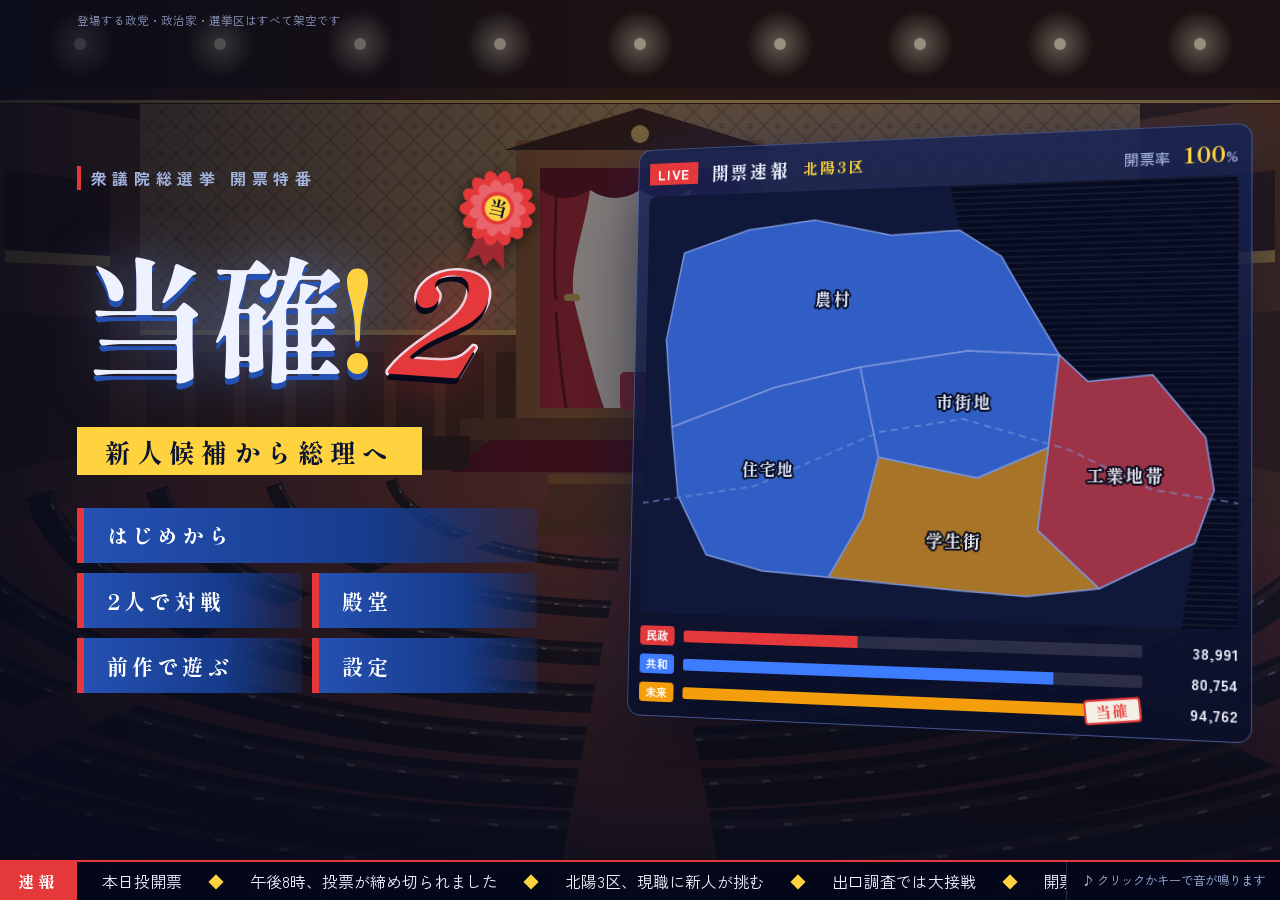
<file: index.html>
<!doctype html>
<html lang="ja">
<head>
  <meta charset="utf-8">
  <meta name="viewport" content="width=device-width, initial-scale=1, viewport-fit=cover">
  <title>当確!2</title>
  <link rel="preconnect" href="https://fonts.googleapis.com">
  <link rel="preconnect" href="https://fonts.gstatic.com" crossorigin>
  <link rel="stylesheet" href="https://fonts.googleapis.com/css2?family=Shippori+Mincho+B1:wght@700;800&family=Zen+Kaku+Gothic+New:wght@400;500;700;900&display=swap">
  <link rel="stylesheet" href="style.css">
</head>
<body>
  <div id="app"></div>

  <!-- ES modules は file:// で動かないので、順に読み込む。名前空間は window.Game -->
  <script src="js/data/balance.js"></script>
  <script src="js/data/district.js"></script>
  <script src="js/data/seats.js"></script>
  <script src="js/data/nation.js"></script>
  <script src="js/data/cards.js"></script>
  <script src="js/engine/rng.js"></script>
  <script src="js/engine/scandal.js"></script>
  <script src="js/data/voters.js"></script>
  <script src="js/engine/voters.js"></script>
  <script src="js/engine/campaign.js"></script>
  <script src="js/engine/vote.js"></script>
  <script src="js/engine/government.js"></script>
  <script src="js/data/future.js"></script>
  <script src="js/engine/future.js"></script>
  <script src="js/engine/upper.js"></script>
  <script src="js/engine/career.js"></script>
  <script src="js/engine/versus.js"></script>
  <script src="js/data/achievements.js"></script>
  <script src="js/engine/hall.js"></script>
  <script src="js/data/scenarios.js"></script>
  <script src="js/engine/scenario.js"></script>
  <script src="js/ui/common.js"></script>
  <script src="js/effects/title.js"></script>
  <script src="js/ui/screens.js"></script>
  <script src="js/ui/campaign-view.js"></script>
  <script src="js/ui/count-view.js"></script>
  <script src="js/ui/national-view.js"></script>
  <script src="js/ui/gov-view.js"></script>
  <script src="js/ui/term-view.js"></script>
  <script src="js/ui/ending-view.js"></script>
  <script src="js/ui/hall-view.js"></script>
  <script src="js/ui/versus-view.js"></script>
  <script src="js/ui/paper-view.js"></script>
  <script src="js/ui/scenario-view.js"></script>
  <script src="js/main.js"></script>
</body>
</html>
</file>
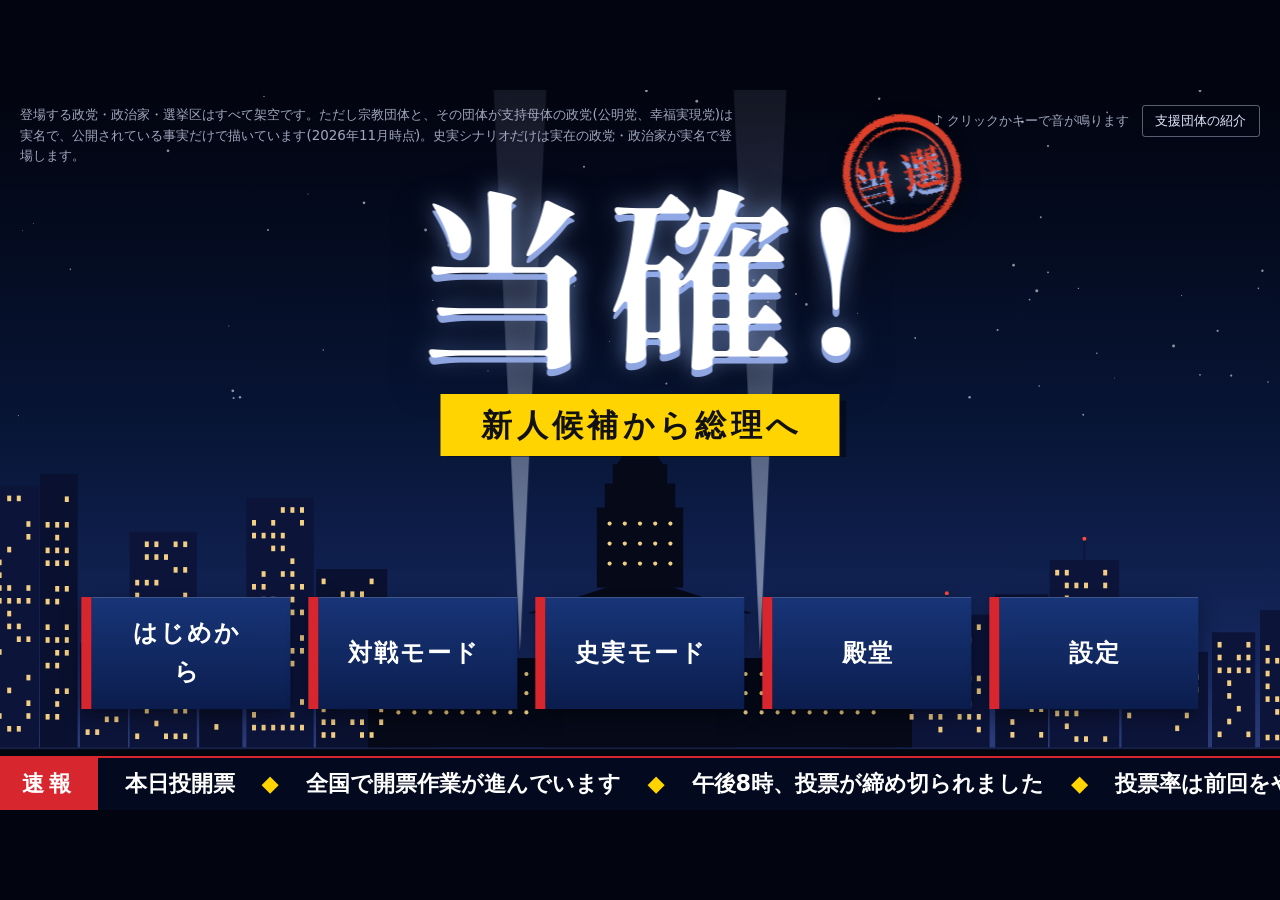
<file: legacy/index.html>
<!DOCTYPE html>
<html lang="ja">
<head>
  <meta charset="UTF-8">
  <meta name="viewport" content="width=device-width, initial-scale=1">
  <title>当確！</title>
  <link rel="preconnect" href="https://fonts.googleapis.com">
  <link rel="preconnect" href="https://fonts.gstatic.com" crossorigin>
  <link rel="stylesheet" href="https://fonts.googleapis.com/css2?family=Shippori+Mincho+B1:wght@700;800&display=swap">
  <link rel="stylesheet" href="style.css">
</head>
<body>
  <div id="app"></div>
  <div id="modal-root"></div>

  <!-- データ -->
  <script src="js/data/balance.js"></script>
  <script src="js/data/parties.js"></script>
  <script src="js/data/organizations.js"></script>
  <script src="js/data/districts.js"></script>
  <script src="js/data/factions.js"></script>
  <script src="js/data/achievements.js"></script>
  <script src="js/data/blocks.js"></script>
  <script src="js/data/sns.js"></script>
  <script src="js/data/debate.js"></script>
  <script src="js/data/scenarios.js"></script>
  <!-- エンジン -->
  <script src="js/engine/support.js"></script>
  <script src="js/engine/sns.js"></script>
  <script src="js/engine/debate.js"></script>
  <script src="js/engine/campaign.js"></script>
  <script src="js/engine/vote.js"></script>
  <script src="js/engine/career.js"></script>
  <script src="js/engine/newparty.js"></script>
  <script src="js/engine/leadership.js"></script>
  <script src="js/engine/leader.js"></script>
  <script src="js/engine/merger.js"></script>
  <script src="js/engine/national.js"></script>
  <script src="js/engine/government.js"></script>
  <script src="js/engine/legacy.js"></script>
  <script src="js/engine/economy.js"></script>
  <script src="js/engine/local.js"></script>
  <script src="js/engine/faction.js"></script>
  <script src="js/engine/hall.js"></script>
  <script src="js/engine/versus.js"></script>
  <script src="js/engine/scenario.js"></script>
  <!-- 画面 -->
  <script src="js/ui/common.js"></script>
  <script src="js/ui/screens.js"></script>
  <script src="js/ui/org-view.js"></script>
  <script src="js/ui/campaign-view.js"></script>
  <script src="js/ui/election-view.js"></script>
  <script src="js/ui/term-view.js"></script>
  <script src="js/ui/leader-view.js"></script>
  <script src="js/ui/party-view.js"></script>
  <script src="js/ui/national-view.js"></script>
  <script src="js/ui/gov-view.js"></script>
  <script src="js/ui/ending-view.js"></script>
  <script src="js/ui/sns-view.js"></script>
  <script src="js/ui/debate-view.js"></script>
  <script src="js/ui/tutorial.js"></script>
  <script src="js/ui/versus-view.js"></script>
  <script src="js/ui/econ-view.js"></script>
  <script src="js/ui/faction-view.js"></script>
  <script src="js/ui/hall-view.js"></script>
  <script src="js/ui/scenario-view.js"></script>
  <!-- 演出 -->
  <script src="js/effects/title.js"></script>
  <!-- 起動 -->
  <script src="js/main.js"></script>
</body>
</html>
</file>
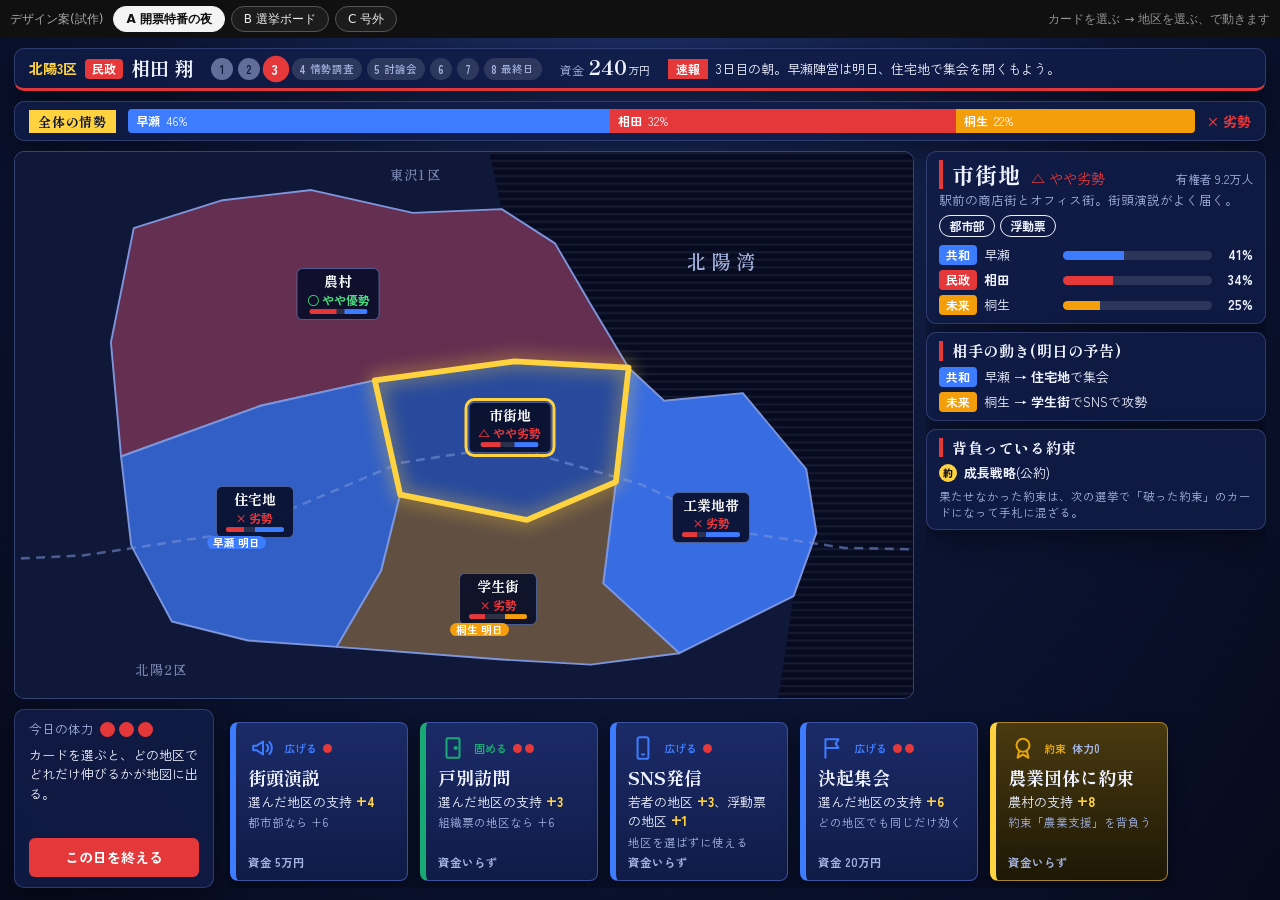
<file: design/mock.html>
<!doctype html>
<html lang="ja">
<head>
<meta charset="utf-8">
<meta name="viewport" content="width=device-width, initial-scale=1">
<title>当確! デザイン案(試作)</title>
<link rel="preconnect" href="https://fonts.googleapis.com">
<link rel="preconnect" href="https://fonts.gstatic.com" crossorigin>
<link rel="stylesheet" href="https://fonts.googleapis.com/css2?family=Shippori+Mincho+B1:wght@600;800&family=Zen+Kaku+Gothic+New:wght@400;500;700;900&family=Zen+Maru+Gothic:wght@500;700;900&display=swap">
<style>
/* ============================================================
   作り直しのデザイン案(試作)。ゲーム本体からは読み込まない。
   同じ画面(選挙区の選挙戦)を3通りの見た目で見比べる。
   ============================================================ */

/* ---------- 案A 開票特番の夜(いまの路線を磨く) ---------- */
[data-theme="night"] {
  --bg: radial-gradient(ellipse at 50% -10%, #1d3068 0%, #0b1433 55%, #060a1c 100%);
  --panel: rgba(17, 28, 71, .86);
  --panel-bd: 1px solid rgba(125, 149, 220, .28);
  --panel-radius: 10px;
  --panel-shadow: 0 10px 28px rgba(0, 0, 0, .4);
  --ink: #eef2ff;
  --sub: #a3b3df;
  --accent: #e5383b;
  --gold: #ffd23f;
  --num: #ffd23f;
  --on-accent: #ffffff;
  --land: #1c2a5c;
  --outland: #0f1838;
  --sea: #060b22;
  --tex-ink: rgba(255, 255, 255, .07);
  --map-stroke: #7d95dc;
  --map-sw: 1.5px;
  --font-head: 'Shippori Mincho B1', 'Yu Mincho', serif;
  --font-body: 'Zen Kaku Gothic New', 'Yu Gothic', sans-serif;
  --head-weight: 800;
  --p-me: #e5383b;
  --p-r1: #3d7bff;
  --p-r2: #f59e0b;
  --pin-bg: rgba(8, 14, 40, .9);
  --pin-ink: #ffffff;
  --pin-bd: 1px solid rgba(125, 149, 220, .55);
  --pin-radius: 6px;
  --track: rgba(255, 255, 255, .12);
  --card-bg: linear-gradient(180deg, #1b2b68, #101b47);
  --card-ink: #eef2ff;
  --card-sub: #a3b3df;
  --card-bd: 1px solid #3c52a0;
  --card-radius: 8px;
  --card-shadow: 0 8px 18px rgba(0, 0, 0, .45);
  --sea-tex: url(#scan);
  --rg-tex: none;
}
/* ---------- 案B 選挙ボード(ボードゲーム風) ---------- */
[data-theme="board"] {
  --bg: repeating-linear-gradient(45deg, rgba(255, 255, 255, .03) 0 2px, transparent 2px 5px),
        radial-gradient(circle at 50% 25%, #3d7d64, #23503e 75%);
  --panel: #fdf6e3;
  --panel-bd: 3px solid #2b2118;
  --panel-radius: 16px;
  --panel-shadow: 0 5px 0 #2b2118;
  --ink: #2b2118;
  --sub: #6b5a48;
  --accent: #e4572e;
  --gold: #f2b632;
  --num: #d2401a;
  --on-accent: #ffffff;
  --land: #f3e7c2;
  --outland: #cfbd8c;
  --sea: #7cc6d2;
  --tex-ink: rgba(255, 255, 255, .5);
  --map-stroke: #2b2118;
  --map-sw: 3px;
  --font-head: 'Zen Maru Gothic', 'Hiragino Maru Gothic ProN', sans-serif;
  --font-body: 'Zen Maru Gothic', 'Hiragino Maru Gothic ProN', sans-serif;
  --head-weight: 900;
  --p-me: #e4572e;
  --p-r1: #2f7fd8;
  --p-r2: #f2a516;
  --pin-bg: #fffaf0;
  --pin-ink: #2b2118;
  --pin-bd: 2.5px solid #2b2118;
  --pin-radius: 14px;
  --track: rgba(43, 33, 24, .14);
  --card-bg: #fffaf0;
  --card-ink: #2b2118;
  --card-sub: #6b5a48;
  --card-bd: 3px solid #2b2118;
  --card-radius: 16px;
  --card-shadow: 0 5px 0 #2b2118;
  --sea-tex: url(#waves);
  --rg-tex: none;
}
/* ---------- 案C 号外(紙面・選挙ポスター風) ---------- */
[data-theme="paper"] {
  --bg: radial-gradient(rgba(22, 19, 15, .08) 1px, transparent 1.3px) 0 0 / 7px 7px, #f2eee3;
  --panel: transparent;
  --panel-bd: 0 solid transparent;
  --panel-radius: 0px;
  --panel-shadow: none;
  --ink: #16130f;
  --sub: #5d574c;
  --accent: #d7261e;
  --gold: #d7261e;
  --num: #d7261e;
  --on-accent: #ffffff;
  --land: #fbf8f0;
  --outland: #e4decd;
  --sea: #f2eee3;
  --tex-ink: rgba(22, 19, 15, .3);
  --map-stroke: #16130f;
  --map-sw: 2px;
  --font-head: 'Shippori Mincho B1', 'Yu Mincho', serif;
  --font-body: 'Zen Kaku Gothic New', 'Yu Gothic', sans-serif;
  --head-weight: 800;
  --p-me: #d7261e;
  --p-r1: #1f4fa3;
  --p-r2: #c98a00;
  --pin-bg: #fffdf8;
  --pin-ink: #16130f;
  --pin-bd: 1.5px solid #16130f;
  --pin-radius: 0px;
  --track: rgba(22, 19, 15, .12);
  --card-bg: #fffdf8;
  --card-ink: #16130f;
  --card-sub: #5d574c;
  --card-bd: 2px solid #16130f;
  --card-radius: 0px;
  --card-shadow: 4px 4px 0 #16130f;
  --sea-tex: url(#waves);
  --rg-tex: url(#dots);
}

/* ---------- 共通の骨組み ---------- */
* { box-sizing: border-box; }
html, body { height: 100%; margin: 0; }
body {
  display: flex; flex-direction: column; height: 100dvh; overflow: hidden;
  font-family: var(--font-body); font-size: 14px; line-height: 1.5;
  color: var(--ink); background: var(--bg);
  -webkit-font-smoothing: antialiased;
}
button { font: inherit; color: inherit; }

.switch {
  flex: none; display: flex; align-items: center; gap: 6px; padding: 6px 10px;
  background: #101010; color: #e9e9e9; font: 500 12px/1.2 system-ui, sans-serif;
}
.switch .sw-title { margin-right: 4px; opacity: .7; white-space: nowrap; }
.switch button {
  border: 1px solid #555; background: #1c1c1c; color: #e9e9e9; border-radius: 999px;
  padding: 5px 12px; cursor: pointer; white-space: nowrap;
}
.switch button[aria-pressed="true"] { background: #f4f4f4; color: #111; border-color: #f4f4f4; font-weight: 700; }
.switch .sw-hint { margin-left: auto; opacity: .6; white-space: nowrap; }

.game {
  flex: 1; min-height: 0; width: 100%; max-width: 1360px; margin: 0 auto; padding: 10px 14px 12px;
  display: grid; grid-template-columns: minmax(0, 1fr); grid-template-rows: auto auto minmax(220px, 1fr) auto; gap: 10px; overflow-y: auto;
}
.panel {
  background: var(--panel); border: var(--panel-bd); border-radius: var(--panel-radius);
  box-shadow: var(--panel-shadow); padding: 10px 14px;
}
h2 { margin: 0 0 6px; font: var(--head-weight) 15px/1.3 var(--font-head); letter-spacing: .04em; }

/* 上の帯 */
.hud { display: flex; align-items: center; gap: 18px; padding: 8px 14px; }
.who { display: flex; align-items: center; gap: 8px; white-space: nowrap; }
.seat { font-weight: 700; color: var(--gold); }
.pchip { display: inline-block; padding: 1px 7px; border-radius: 4px; font-size: 12px; font-weight: 700; color: var(--on-accent); background: var(--pc, var(--p-me)); }
.pname { font: var(--head-weight) 19px/1.2 var(--font-head); }
.days { display: flex; align-items: center; gap: 5px; margin: 0; padding: 0; list-style: none; }
.days li {
  display: grid; place-items: center; width: 22px; height: 22px; border-radius: 50%;
  font-size: 11px; font-weight: 700; background: var(--track); color: var(--sub);
}
.days li.done { background: var(--sub); color: var(--pin-bg); opacity: .55; }
.days li.now { background: var(--accent); color: var(--on-accent); transform: scale(1.2); }
.days li.tag { width: auto; border-radius: 999px; padding: 0 8px 0 7px; gap: 4px; display: flex; }
.days li.tag small { font-size: 10.5px; font-weight: 500; }
.days-lab { font-size: 12px; color: var(--sub); white-space: nowrap; }
.res { white-space: nowrap; }
.res .lab { font-size: 12px; color: var(--sub); margin-right: 4px; }
.res b { font: var(--head-weight) 20px/1 var(--font-head); }
.res small { font-size: 11px; margin-left: 1px; }
.ticker { flex: 1; min-width: 0; display: flex; align-items: center; gap: 8px; font-size: 13px; }
.tk-lab { flex: none; padding: 1px 8px; font-weight: 700; font-size: 12px; background: var(--accent); color: var(--on-accent); }
#news { overflow: hidden; white-space: nowrap; text-overflow: ellipsis; }

/* 全体の情勢 */
.race { display: flex; align-items: center; gap: 12px; padding: 7px 14px; }
.race-lab { flex: none; font: var(--head-weight) 13px/1 var(--font-head); letter-spacing: .06em; }
.race-bar { flex: 1; display: flex; height: 24px; border-radius: 4px; overflow: hidden; }
.seg {
  display: flex; align-items: center; gap: 6px; padding: 0 8px; min-width: 0; overflow: hidden;
  white-space: nowrap; font-size: 12px; color: #fff; transition: flex-grow .5s;
}
.seg b { font-weight: 700; }
.race-mark { flex: none; font-weight: 700; white-space: nowrap; }

/* 情勢の印 */
.mk-good { color: #19a974; } .mk-even { color: var(--gold); } .mk-bad { color: var(--accent); }
[data-theme="night"] .mk-good { color: #4ade80; }
[data-theme="board"] .mk-even { color: #a86f00; }
[data-theme="paper"] .mk-even { color: #16130f; }
[data-theme="paper"] .mk-good { color: #0b6b4b; }

/* 盤面 */
.board { min-height: 0; display: grid; grid-template-columns: minmax(0, 1fr) 340px; gap: 12px; }
.map-cell { container-type: size; min-width: 0; min-height: 0; display: grid; place-items: center; overflow: hidden; border-radius: var(--panel-radius); background: var(--outland); }
.map { position: relative; width: min(100cqw, calc(100cqh * 600 / 430)); aspect-ratio: 600 / 430; }
.map svg { position: absolute; inset: 0; width: 100%; height: 100%; display: block; overflow: visible; }
.sea { fill: var(--sea); }
.sea-tex { fill: var(--sea-tex); pointer-events: none; }
.outland { fill: var(--outland); }
.rg {
  fill: color-mix(in srgb, var(--lead) var(--mix), var(--land));
  stroke: var(--map-stroke); stroke-width: var(--map-sw); stroke-linejoin: round; cursor: pointer;
  transition: fill .45s;
}
.rg:hover { filter: brightness(1.08); }
.rg-tex { fill: var(--rg-tex); opacity: .35; pointer-events: none; }
.sel-ring { fill: none; stroke: var(--gold); stroke-width: calc(var(--map-sw) + 3px); stroke-linejoin: round; pointer-events: none; }
.rail { fill: none; stroke: var(--map-stroke); stroke-width: 2; stroke-dasharray: 7 5; opacity: .55; pointer-events: none; }
.map-lbl { fill: var(--sub); font: 600 15px var(--font-head); letter-spacing: .3em; pointer-events: none; }
.map-lbl.small { font-size: 10.5px; letter-spacing: .1em; opacity: .7; }

.pin {
  position: absolute; transform: translate(-50%, -50%); display: flex; flex-direction: column; align-items: center; gap: 2px;
  padding: 4px 9px 5px; border: var(--pin-bd); border-radius: var(--pin-radius); background: var(--pin-bg); color: var(--pin-ink);
  font-size: 12.5px; line-height: 1.25; white-space: nowrap; cursor: pointer;
}
.pin b { font: var(--head-weight) 14px/1.2 var(--font-head); }
.pin .mk { font-size: 12px; font-weight: 700; }
.pin .mini { display: flex; width: 58px; height: 5px; border-radius: 3px; overflow: hidden; background: var(--track); }
.pin .mini i { display: block; height: 100%; transition: width .45s; }
.pin.sel { outline: 3px solid var(--gold); outline-offset: 1px; }
.pin .pred {
  position: absolute; top: -13px; right: -12px; min-width: 26px; padding: 1px 6px; border-radius: 999px;
  background: var(--gold); color: #16130f; font-weight: 900; font-size: 12.5px; text-align: center;
  animation: pop .25s ease-out;
}
[data-theme="paper"] .pin .pred { color: #fff; border-radius: 0; }
.pin .foe {
  position: absolute; left: -10px; bottom: -12px; padding: 0 6px; border-radius: 999px; font-size: 10.5px; font-weight: 700;
  color: #fff; background: var(--pc);
}
.float {
  position: absolute; left: 50%; top: -6px; transform: translateX(-50%); pointer-events: none;
  font: 900 22px/1 var(--font-body); color: var(--num); text-shadow: 0 1px 0 var(--pin-bg), 0 0 8px var(--pin-bg);
  animation: rise 1.1s ease-out forwards;
}
@keyframes rise { from { opacity: 0; transform: translate(-50%, 6px) scale(.7); } 20% { opacity: 1; transform: translate(-50%, -8px) scale(1.15); } to { opacity: 0; transform: translate(-50%, -38px) scale(1); } }
@keyframes pop { from { transform: scale(.4); } to { transform: scale(1); } }

/* 右の列 */
.side { display: flex; flex-direction: column; gap: 8px; min-height: 0; overflow: auto; padding-bottom: 6px; scrollbar-width: thin; }
.side > .panel { padding: 8px 12px; }
.d-head { display: flex; align-items: baseline; gap: 10px; }
.d-head h2 { font-size: 22px; margin: 0; }
.d-head .voters { margin-left: auto; font-size: 12px; color: var(--sub); }
.d-desc { margin: 2px 0 5px; font-size: 12.5px; color: var(--sub); }
.tags { display: flex; flex-wrap: wrap; gap: 5px; margin-bottom: 8px; }
.tag-chip { padding: 1px 9px; border-radius: 999px; font-size: 12px; font-weight: 700; border: 1.5px solid currentColor; }
.row { display: grid; grid-template-columns: auto 5.5em 1fr 2.6em; align-items: center; gap: 7px; margin-top: 5px; font-size: 13px; }
.row .bar { height: 9px; border-radius: 5px; background: var(--track); overflow: hidden; }
.row .bar i { display: block; height: 100%; background: var(--pc); transition: width .45s; }
.row .pct { text-align: right; font-weight: 700; font-variant-numeric: tabular-nums; }
.row.me .nm { font-weight: 700; }
.d-hint { margin-top: 8px; padding-top: 7px; border-top: 1px dashed var(--track); font-size: 12.5px; }
.d-hint em { font-style: normal; font-weight: 900; color: var(--num); }
.foe-line, .pr-line { display: flex; align-items: center; gap: 7px; margin-top: 5px; font-size: 13px; }
.pr-dot { flex: none; width: 18px; height: 18px; border-radius: 50%; display: grid; place-items: center; font-size: 10px; font-weight: 900; background: var(--gold); color: #16130f; }
[data-theme="paper"] .pr-dot { color: #fff; }
.pr-note { margin: 5px 0 0; font-size: 11.5px; line-height: 1.45; color: var(--sub); }

/* 手札 */
.hand { display: flex; gap: 12px; align-items: stretch; min-width: 0; }
.turn { flex: none; width: 200px; display: flex; flex-direction: column; gap: 6px; }
.energy { display: flex; align-items: center; gap: 6px; font-size: 12.5px; color: var(--sub); }
.pip { width: 15px; height: 15px; border-radius: 50%; border: 2px solid var(--accent); }
.pip.on { background: var(--accent); }
.prompt { flex: 1; font-size: 13px; }
.prompt b { font-weight: 700; }
.btn-main, .btn-go {
  border: 0; cursor: pointer; padding: 9px 12px; font-weight: 700; border-radius: var(--pin-radius);
  background: var(--accent); color: var(--on-accent);
}
.btn-go { background: var(--gold); color: #16130f; margin-top: 4px; }
[data-theme="paper"] .btn-go { color: #fff; }
.cards { flex: 1; min-width: 0; display: flex; gap: 12px; overflow-x: auto; padding: 13px 4px 7px; scrollbar-width: thin; }
.card {
  --lift: 0px; --rot: 0deg;
  position: relative; flex: 0 0 clamp(132px, 15vw, 178px); min-height: 142px;
  display: flex; flex-direction: column; gap: 3px; text-align: left; padding: 10px 12px 9px;
  background: var(--card-bg); color: var(--card-ink); border: var(--card-bd); border-radius: var(--card-radius);
  box-shadow: var(--card-shadow); cursor: pointer; transform: translateY(var(--lift)) rotate(var(--rot));
  transition: transform .15s, opacity .2s;
}
.card:hover { --lift: -5px; }
.card.sel { --lift: -12px; outline: 3px solid var(--gold); outline-offset: 2px; }
.card.off { opacity: .45; }
.card[data-type="reach"] { --type: #3d7bff; }
.card[data-type="solid"] { --type: #19a974; }
.card[data-type="promise"] { --type: #e5a50a; }
.card[data-type="boost"] { --type: #a855f7; }
.card[data-type="fund"] { --type: #8a8f98; }
.c-top { display: flex; align-items: center; gap: 6px; }
.c-icon { display: grid; place-items: center; width: 30px; height: 30px; color: var(--type); }
.c-icon svg { width: 26px; height: 26px; fill: none; stroke: currentColor; stroke-width: 1.9; stroke-linecap: round; stroke-linejoin: round; }
.c-type { font-size: 11px; font-weight: 700; color: var(--type); white-space: nowrap; }
.c-cost { margin-left: auto; display: flex; gap: 3px; }
.c-cost i { width: 9px; height: 9px; border-radius: 50%; background: var(--accent); }
.c-cost .free { font-size: 11px; font-weight: 700; color: var(--card-sub); }
.c-name { font: var(--head-weight) 18px/1.25 var(--font-head); }
.c-fx { font-size: 13px; }
.c-fx em { font-style: normal; font-weight: 900; color: var(--num); }
.c-note { font-size: 11.5px; color: var(--card-sub); }
.c-money { margin-top: auto; font-size: 11.5px; font-weight: 700; color: var(--card-sub); }

/* ---------- 案A だけの飾り ---------- */
[data-theme="night"] .hud { border-bottom: 3px solid var(--accent); }
[data-theme="night"] .race-lab { padding: 5px 9px; background: var(--gold); color: #0b1433; }
[data-theme="night"] .panel h2 { padding-left: 9px; border-left: 4px solid var(--accent); }
[data-theme="night"] .card { border-left: 6px solid var(--type); }
[data-theme="night"] .card[data-type="promise"] { background: linear-gradient(180deg, #4a3a10, #1d1806); border-color: #a8842a; border-left-color: var(--gold); }
[data-theme="night"] .sel-ring { filter: drop-shadow(0 0 7px rgba(255, 210, 63, .8)); }
[data-theme="night"] .map-cell { border: 1px solid rgba(125, 149, 220, .35); }

/* ---------- 案B だけの飾り ---------- */
[data-theme="board"] .map-cell { border: 4px solid #2b2118; }
[data-theme="board"] .sel-ring { stroke: #ffffff; stroke-width: 6px; filter: drop-shadow(0 0 1.5px #2b2118) drop-shadow(0 0 1.5px #2b2118); }
[data-theme="board"] .race-bar { border: 2.5px solid #2b2118; border-radius: 999px; height: 26px; }
[data-theme="board"] .card:nth-child(odd) { --rot: -1.4deg; }
[data-theme="board"] .card:nth-child(even) { --rot: 1.1deg; }
[data-theme="board"] .card::before { content: ""; position: absolute; inset: 0 0 auto 0; height: 9px; background: var(--type); border-radius: 12px 12px 0 0; }
[data-theme="board"] .card { padding-top: 16px; }
[data-theme="board"] .c-type { padding: 0 8px; border-radius: 999px; background: var(--type); color: #fff; }
[data-theme="board"] .btn-main, [data-theme="board"] .btn-go { border: 3px solid #2b2118; border-radius: 12px; box-shadow: 0 4px 0 #2b2118; }
[data-theme="board"] .pin { box-shadow: 0 3px 0 #2b2118; }
[data-theme="board"] .tk-lab { border-radius: 999px; }
[data-theme="board"] .days li.now { box-shadow: 0 0 0 2.5px #2b2118; }

/* ---------- 案C だけの飾り ---------- */
[data-theme="paper"] .panel { border-top: 3px solid var(--ink); padding: 8px 2px 4px; }
[data-theme="paper"] .hud { border-top-width: 5px; border-bottom: 1px solid var(--ink); padding: 8px 2px; }
[data-theme="paper"] .seat { background: var(--ink); color: #f2eee3; padding: 1px 9px; font-family: var(--font-head); }
[data-theme="paper"] .pchip { border-radius: 0; }
[data-theme="paper"] .pname { font-size: 23px; }
[data-theme="paper"] .race { border-top-width: 1px; }
[data-theme="paper"] .race-bar { border: 2px solid var(--ink); border-radius: 0; }
[data-theme="paper"] .race-lab { font-size: 15px; }
[data-theme="paper"] .map-cell { border: 2px solid var(--ink); }
[data-theme="paper"] .d-head h2 { font-size: 28px; }
[data-theme="paper"] .c-name { font-size: 21px; }
[data-theme="paper"] .c-type { padding: 0 6px; background: var(--ink); color: #fffdf8; }
[data-theme="paper"] .card[data-type="promise"] .c-type { background: var(--accent); }
[data-theme="paper"] .c-icon { color: var(--ink); }
[data-theme="paper"] .tag-chip { border-radius: 0; }
[data-theme="paper"] .btn-main { box-shadow: 3px 3px 0 var(--ink); }
[data-theme="paper"] .turn { border-top: 0; }
[data-theme="paper"] .row .bar, [data-theme="paper"] .pin .mini { border-radius: 0; }

/* ---------- スマホ ---------- */
@media (max-width: 760px) {
  body { font-size: 13px; }
  .switch { padding: 5px 8px; gap: 5px; }
  .switch .sw-title, .switch .sw-hint { display: none; }
  .switch button { flex: 1; padding: 6px 4px; font-size: 11.5px; }
  .game { padding: 8px 8px 10px; gap: 7px; grid-template-rows: auto auto minmax(210px, 1fr) auto; }
  .hud { flex-wrap: wrap; gap: 5px 12px; padding: 7px 10px; }
  .who { flex: 1; }
  .pname { font-size: 17px; }
  .days li.tag small { display: none; }
  .days li.tag { width: 22px; padding: 0; border-radius: 50%; display: grid; box-shadow: inset 0 0 0 2px var(--gold); }
  .ticker { flex-basis: 100%; font-size: 12px; }
  .race { padding: 6px 10px; gap: 8px; }
  .race-bar { height: 22px; }
  .seg b { display: none; }
  .board { grid-template-columns: minmax(0, 1fr); grid-template-rows: minmax(232px, 1fr) auto; gap: 7px; }
  .side { flex-direction: row; overflow-x: auto; scroll-snap-type: x mandatory; gap: 8px; padding-bottom: 5px; }
  .side > .panel { flex: 0 0 88%; scroll-snap-align: start; padding: 7px 10px; }
  .d-head h2 { font-size: 18px; }
  [data-theme="paper"] .d-head h2 { font-size: 21px; }
  .d-desc, .d-hint, .c-note { display: none; }
  .d-head .voters { font-size: 11px; }
  .tags { margin: 3px 0 1px; }
  .tag-chip { font-size: 11px; padding: 0 8px; }
  .row { margin-top: 3px; }
  .pin { font-size: 11px; padding: 2px 6px 3px; gap: 0; }
  .pin b { font-size: 12.5px; }
  .pin .mk { font-size: 11px; }
  .pin .mini { display: none; }
  .pin .foe { bottom: -11px; font-size: 10px; }
  .hand { flex-direction: column; gap: 6px; }
  .turn { width: auto; flex-direction: row; align-items: center; gap: 10px; padding: 6px 10px; }
  .turn .energy span.e-lab { display: none; }
  .prompt { font-size: 12px; line-height: 1.35; display: -webkit-box; -webkit-line-clamp: 2; -webkit-box-orient: vertical; overflow: hidden; }
  .prompt:has(.btn-go) { display: flex; align-items: center; }
  .btn-main { padding: 8px 10px; white-space: nowrap; }
  .btn-go { margin: 0 0 0 6px; padding: 4px 10px; }
  .cards { gap: 9px; padding: 11px 4px 5px; }
  .card { flex-basis: 132px; min-height: 128px; padding: 8px 10px 7px; gap: 2px; }
  .c-fx { font-size: 12.5px; }
  .c-icon { width: 26px; height: 26px; }
  .c-icon svg { width: 23px; height: 23px; }
  .c-name { font-size: 16.5px; }
  [data-theme="paper"] .c-name { font-size: 18px; }
}
@media (prefers-reduced-motion: reduce) {
  * { animation-duration: .01s !important; transition-duration: .01s !important; }
}
</style>
</head>
<body data-theme="night">

<nav class="switch" aria-label="デザイン案の切り替え">
  <span class="sw-title">デザイン案(試作)</span>
  <button type="button" data-set="night" aria-pressed="true">A 開票特番の夜</button>
  <button type="button" data-set="board" aria-pressed="false">B 選挙ボード</button>
  <button type="button" data-set="paper" aria-pressed="false">C 号外</button>
  <span class="sw-hint">カードを選ぶ → 地区を選ぶ、で動きます</span>
</nav>

<div class="game">
  <header class="hud panel">
    <div class="who"><span class="seat">北陽3区</span><span class="pchip">民政</span><b class="pname">相田 翔</b></div>
    <ol class="days" id="days" aria-label="選挙戦の日程"></ol>
    <div class="res"><span class="lab">資金</span><b id="money">240</b><small>万円</small></div>
    <div class="ticker"><span class="tk-lab">速報</span><span id="news"></span></div>
  </header>

  <section class="race panel" aria-label="全体の情勢">
    <span class="race-lab">全体の情勢</span>
    <div class="race-bar" id="raceBar"></div>
    <span class="race-mark" id="raceMark"></span>
  </section>

  <main class="board">
    <div class="map-cell">
      <div class="map" id="map">
        <svg viewBox="0 0 600 430" role="img" aria-label="北陽3区の地図">
          <defs>
            <pattern id="scan" width="6" height="6" patternUnits="userSpaceOnUse"><line x1="0" y1="1" x2="6" y2="1" style="stroke:var(--tex-ink)" stroke-width="1.5"/></pattern>
            <pattern id="waves" width="30" height="14" patternUnits="userSpaceOnUse"><path d="M0 9 Q7.5 3 15 9 T30 9" fill="none" style="stroke:var(--tex-ink)" stroke-width="1.6"/></pattern>
            <pattern id="dots" width="6" height="6" patternUnits="userSpaceOnUse"><circle cx="3" cy="3" r="1.25" style="fill:var(--map-stroke)"/></pattern>
          </defs>
          <rect class="outland" x="-900" y="-600" width="2400" height="1630"/>
          <polygon class="sea" points="312,-600 1500,-600 1500,1030 540,1030 548,430 560,350 578,300 570,250 520,190 458,196 430,170 400,120 372,72 330,45 320,0"/>
          <polygon class="sea-tex" points="312,-600 1500,-600 1500,1030 540,1030 548,430 560,350 578,300 570,250 520,190 458,196 430,170 400,120 372,72 330,45 320,0"/>
          <g id="regions"></g>
          <path class="rail" d="M-900 360 L0 318 L120 300 L250 245 L335 232 L440 262 L520 300 L600 312 L1500 330"/>
          <polygon class="sel-ring" id="selRing" points=""/>
          <text class="map-lbl" x="505" y="92" text-anchor="middle">北陽湾</text>
          <text class="map-lbl small" x="62" y="412" text-anchor="middle">北陽2区</text>
          <text class="map-lbl small" x="262" y="22" text-anchor="middle">東沢1区</text>
        </svg>
        <div id="pins"></div>
      </div>
    </div>
    <aside class="side">
      <section class="panel" id="detail" aria-live="polite"></section>
      <section class="panel" id="foe"></section>
      <section class="panel" id="promise"></section>
    </aside>
  </main>

  <footer class="hand">
    <div class="turn panel">
      <div class="energy"><span class="e-lab">今日の体力</span><span id="pips" style="display:flex;gap:4px"></span></div>
      <div class="prompt" id="prompt"></div>
      <button type="button" class="btn-main" id="endDay">この日を終える</button>
    </div>
    <div class="cards" id="cards" aria-label="手札"></div>
  </footer>
</div>

<script>
(function () {
  'use strict';
  const $ = (s) => document.querySelector(s);
  const DAYS = 8, ENERGY = 3;
  const SPECIAL = { 4: '情勢調査', 5: '討論会', 8: '最終日' };

  const CAND = {
    me: { name: '相田 翔', short: '相田', party: '民政', role: '新人・あなた', color: 'var(--p-me)' },
    r1: { name: '早瀬 由紀子', short: '早瀬', party: '共和', role: '現職', color: 'var(--p-r1)' },
    r2: { name: '桐生 蓮', short: '桐生', party: '未来', role: '新人', color: 'var(--p-r2)' },
  };
  const REGIONS = [
    { id: 'rural', name: '農村', voters: 6.2, tags: ['高齢層', '組織票'], desc: '田畑と集落。顔の見える付き合いがものを言う。', x: 33.5, y: 26,
      pts: '40,60 110,38 180,30 260,48 330,45 372,72 400,120 430,170 340,165 230,180 140,200 30,240 22,150', s: { me: 46, r1: 40, r2: 14 } },
    { id: 'residential', name: '住宅地', voters: 10.8, tags: ['子育て世帯', '浮動票'], desc: '新しい団地と古い住宅街。いちばん票が多い。', x: 22.5, y: 66,
      pts: '30,240 140,200 230,180 250,270 235,330 200,390 130,385 70,370 38,310', s: { me: 31, r1: 49, r2: 20 } },
    { id: 'downtown', name: '市街地', voters: 9.2, tags: ['都市部', '浮動票'], desc: '駅前の商店街とオフィス街。街頭演説がよく届く。', x: 56, y: 50.5,
      pts: '230,180 340,165 430,170 420,260 350,290 250,270', s: { me: 34, r1: 41, r2: 25 } },
    { id: 'industrial', name: '工業地帯', voters: 7.8, tags: ['労働組合', '組織票'], desc: '工場と社宅の街。早瀬候補の地盤。', x: 82.5, y: 67,
      pts: '430,170 458,196 520,190 570,250 578,300 560,350 470,395 410,340 420,260', s: { me: 25, r1: 60, r2: 15 } },
    { id: 'campus', name: '学生街', voters: 6.0, tags: ['若者', '都市部'], desc: '大学と下宿の街。SNSが届きやすい。', x: 54.5, y: 82,
      pts: '250,270 350,290 420,260 410,340 470,395 400,404 330,400 200,390 235,330', s: { me: 28, r1: 34, r2: 38 } },
  ];
  const BY_ID = Object.fromEntries(REGIONS.map((r) => [r.id, r]));
  const has = (r, t) => r.tags.includes(t);

  const ICON = {
    speech: '<path d="M3 10v4h3l6 4V6L6 10H3z"/><path d="M15.5 9a4 4 0 010 6M18 6.5a8 8 0 010 11"/>',
    door: '<rect x="6" y="3" width="12" height="18" rx="1"/><circle cx="14.5" cy="12" r="1"/>',
    sns: '<rect x="7" y="2" width="10" height="20" rx="2"/><path d="M11 18h2"/>',
    rally: '<path d="M5 21V4M5 4h12l-2.5 4 2.5 4H5"/>',
    promise: '<circle cx="12" cy="9.5" r="6"/><path d="M8.5 14.5L7 21l5-3 5 3-1.5-6.5"/>',
    fund: '<circle cx="12" cy="12" r="8.5"/><path d="M9 8l3 4 3-4M12 12v5M9 13h6"/>',
    star: '<path d="M12 3l2.7 5.6 6.1.8-4.5 4.2 1.2 6-5.5-3-5.5 3 1.2-6L3.2 9.4l6.1-.8z"/>',
  };
  // target: 地区を選んで使う / all: 選ばずに使う(地区ごとの伸びを返す)
  const CARDS = {
    speech: { name: '街頭演説', type: 'reach', label: '広げる', icon: 'speech', cost: 1, money: 5, target: true,
      fx: (r) => 4 + (has(r, '都市部') ? 2 : 0), text: '選んだ地区の支持 <em>+4</em>', note: '都市部なら +6' },
    door: { name: '戸別訪問', type: 'solid', label: '固める', icon: 'door', cost: 2, money: 0, target: true,
      fx: (r) => 3 + (has(r, '組織票') ? 3 : 0), text: '選んだ地区の支持 <em>+3</em>', note: '組織票の地区なら +6' },
    rally: { name: '決起集会', type: 'reach', label: '広げる', icon: 'rally', cost: 2, money: 20, target: true,
      fx: () => 6, text: '選んだ地区の支持 <em>+6</em>', note: 'どの地区でも同じだけ効く' },
    sns: { name: 'SNS発信', type: 'reach', label: '広げる', icon: 'sns', cost: 1, money: 0,
      all: (r) => (has(r, '若者') ? 3 : has(r, '浮動票') ? 1 : 0), text: '若者の地区 <em>+3</em>、浮動票の地区 <em>+1</em>', note: '地区を選ばずに使える' },
    star: { name: '党幹部の応援', type: 'boost', label: '応援', icon: 'star', cost: 1, money: 0, target: true,
      fx: () => 7, text: '選んだ地区の支持 <em>+7</em>', note: 'この選挙で1回だけ' },
    fund: { name: '資金集め', type: 'fund', label: '資金', icon: 'fund', cost: 1, money: -40,
      all: () => 0, text: '資金 <em>+40万円</em>', note: '支援者に頭を下げる' },
    pAgri: { name: '農業団体に約束', type: 'promise', label: '約束', icon: 'promise', cost: 0, money: 0,
      all: (r) => (r.id === 'rural' ? 8 : 0), text: '農村の支持 <em>+8</em>', note: '約束「農業支援」を背負う', promise: { policy: '農業支援', org: '農業団体' } },
    pKids: { name: '子育て世帯に約束', type: 'promise', label: '約束', icon: 'promise', cost: 0, money: 0,
      all: (r) => (r.id === 'residential' ? 7 : 0), text: '住宅地の支持 <em>+7</em>', note: '約束「教育の充実」を背負う', promise: { policy: '教育の充実', org: '子育て世帯' } },
  };
  const POOL = ['speech', 'speech', 'door', 'door', 'rally', 'sns', 'sns', 'fund', 'star', 'pKids'];

  let uid = 0;
  const mk = (key) => ({ key, uid: ++uid });
  let S;
  function fresh() {
    return {
      day: 3, energy: ENERGY, money: 240, sel: 'downtown', card: null,
      hand: ['speech', 'door', 'sns', 'rally', 'pAgri'].map(mk),
      shares: Object.fromEntries(REGIONS.map((r) => [r.id, Object.assign({}, r.s)])),
      promises: [{ policy: '成長戦略', org: '公約' }],
      foe: [{ who: 'r1', region: 'residential', what: '集会', g: 4 }, { who: 'r2', region: 'campus', what: 'SNSで攻勢', g: 3 }],
      news: '3日目の朝。早瀬陣営は明日、住宅地で集会を開くもよう。',
    };
  }

  // ---- 計算 ----
  function gain(regionId, who, g) {
    const s = S.shares[regionId];
    const old = s[who], nw = Math.min(88, old + g);
    const k = (100 - nw) / (100 - old);
    Object.keys(s).forEach((c) => { s[c] = c === who ? nw : s[c] * k; });
  }
  function overall() {
    const out = { me: 0, r1: 0, r2: 0 };
    let total = 0;
    REGIONS.forEach((r) => { total += r.voters; Object.keys(out).forEach((c) => { out[c] += S.shares[r.id][c] * r.voters; }); });
    Object.keys(out).forEach((c) => { out[c] /= total; });
    return out;
  }
  function margin(s) { return s.me - Math.max(s.r1, s.r2); }
  function mark(m) {
    if (m >= 10) return ['◎', '優勢', 'mk-good'];
    if (m >= 3) return ['○', 'やや優勢', 'mk-good'];
    if (m > -3) return ['▲', '接戦', 'mk-even'];
    if (m > -10) return ['△', 'やや劣勢', 'mk-bad'];
    return ['×', '劣勢', 'mk-bad'];
  }
  function leader(s) { return Object.keys(s).sort((a, b) => s[b] - s[a]); }
  function predict(def, r) { return def.target ? def.fx(r) : def.all(r); }

  // ---- 描画 ----
  function renderHud() {
    let h = '';
    for (let d = 1; d <= DAYS; d++) {
      const cls = d < S.day ? 'done' : d === S.day ? 'now' : 'todo';
      h += SPECIAL[d] && d > S.day
        ? `<li class="${cls} tag" title="${d}日目:${SPECIAL[d]}">${d}<small>${SPECIAL[d]}</small></li>`
        : `<li class="${cls}" title="${d}日目">${d}</li>`;
    }
    $('#days').innerHTML = h;
    $('#money').textContent = S.money;
    $('#news').textContent = S.news;
  }
  function renderRace() {
    const o = overall();
    $('#raceBar').innerHTML = leader(o).map((c) =>
      `<span class="seg" style="flex:${o[c].toFixed(1)} 1 0;background:${CAND[c].color}"><b>${CAND[c].short}</b>${Math.round(o[c])}%</span>`).join('');
    const m = mark(margin(o));
    $('#raceMark').innerHTML = `<span class="${m[2]}">${m[0]} ${m[1]}</span>`;
  }
  function renderMap() {
    const def = S.card ? CARDS[S.card.key] : null;
    $('#regions').innerHTML = REGIONS.map((r) => {
      const s = S.shares[r.id], ord = leader(s);
      const mix = Math.max(22, Math.min(82, 22 + (s[ord[0]] - s[ord[1]]) * 2.4));
      return `<polygon class="rg" data-id="${r.id}" points="${r.pts}" style="--lead:${CAND[ord[0]].color};--mix:${mix.toFixed(0)}%"/>` +
        `<polygon class="rg-tex" points="${r.pts}"/>`;
    }).join('');
    $('#selRing').setAttribute('points', BY_ID[S.sel].pts);
    $('#pins').innerHTML = REGIONS.map((r) => {
      const s = S.shares[r.id], m = mark(margin(s));
      const top = s.r1 >= s.r2 ? 'r1' : 'r2';
      const p = def ? predict(def, r) : 0;
      const foe = S.foe.filter((f) => f.region === r.id).map((f) => `<span class="foe" style="--pc:${CAND[f.who].color}">${CAND[f.who].short} 明日</span>`).join('');
      return `<button type="button" class="pin${r.id === S.sel ? ' sel' : ''}" data-id="${r.id}" style="left:${r.x}%;top:${r.y}%">` +
        `<b>${r.name}</b><span class="mk ${m[2]}">${m[0]} ${m[1]}</span>` +
        `<span class="mini"><i style="width:${s.me}%;background:${CAND.me.color}"></i><i style="width:${s[top]}%;background:${CAND[top].color};margin-left:auto"></i></span>` +
        (p > 0 ? `<span class="pred">+${p}</span>` : '') + foe + `</button>`;
    }).join('');
  }
  function renderSide() {
    const r = BY_ID[S.sel], s = S.shares[r.id], m = mark(margin(s));
    const def = S.card ? CARDS[S.card.key] : null;
    let hint = '';
    if (def && def.target) hint = `<div class="d-hint">「${def.name}」をここで使うと <em>+${def.fx(r)}</em></div>`;
    $('#detail').innerHTML =
      `<div class="d-head"><h2>${r.name}</h2><span class="mk ${m[2]}">${m[0]} ${m[1]}</span><span class="voters">有権者 ${r.voters.toFixed(1)}万人</span></div>` +
      `<p class="d-desc">${r.desc}</p>` +
      `<div class="tags">${r.tags.map((t) => `<span class="tag-chip">${t}</span>`).join('')}</div>` +
      leader(s).map((c) => `<div class="row${c === 'me' ? ' me' : ''}" style="--pc:${CAND[c].color}"><span class="pchip" style="--pc:${CAND[c].color}">${CAND[c].party}</span><span class="nm">${CAND[c].short}</span><span class="bar"><i style="width:${s[c]}%"></i></span><span class="pct">${Math.round(s[c])}%</span></div>`).join('') +
      hint;
    $('#foe').innerHTML = '<h2>相手の動き(明日の予告)</h2>' + S.foe.map((f) =>
      `<div class="foe-line"><span class="pchip" style="--pc:${CAND[f.who].color}">${CAND[f.who].party}</span><span>${CAND[f.who].short} → <b>${BY_ID[f.region].name}</b>で${f.what}</span></div>`).join('');
    $('#promise').innerHTML = '<h2>背負っている約束</h2>' + S.promises.map((p) =>
      `<div class="pr-line"><span class="pr-dot">約</span><span><b>${p.policy}</b>(${p.org})</span></div>`).join('') +
      '<p class="pr-note">果たせなかった約束は、次の選挙で「破った約束」のカードになって手札に混ざる。</p>';
  }
  function affordable(def) { return S.energy >= def.cost && (def.money <= 0 || S.money >= def.money); }
  function renderHand() {
    $('#pips').innerHTML = Array.from({ length: ENERGY }, (_, i) => `<i class="pip${i < S.energy ? ' on' : ''}"></i>`).join('');
    $('#cards').innerHTML = S.hand.map((c) => {
      const d = CARDS[c.key];
      const cost = d.cost ? Array.from({ length: d.cost }, () => '<i></i>').join('') : '<span class="free">体力0</span>';
      const money = d.money > 0 ? `資金 ${d.money}万円` : d.money < 0 ? '' : '資金いらず';
      return `<button type="button" class="card${S.card === c ? ' sel' : ''}${affordable(d) ? '' : ' off'}" data-type="${d.type}" data-uid="${c.uid}">` +
        `<span class="c-top"><span class="c-icon"><svg viewBox="0 0 24 24" aria-hidden="true">${ICON[d.icon]}</svg></span><span class="c-type">${d.label}</span><span class="c-cost" title="体力 ${d.cost}">${cost}</span></span>` +
        `<b class="c-name">${d.name}</b><span class="c-fx">${d.text}</span><span class="c-note">${d.note}</span><span class="c-money">${money}</span></button>`;
    }).join('');
    const def = S.card ? CARDS[S.card.key] : null;
    let p;
    if (!def) p = S.energy > 0 && S.hand.length ? 'カードを選ぶと、どの地区でどれだけ伸びるかが地図に出る。' : '今日はここまで。この日を終えよう。';
    else if (def.target) p = `<b>「${def.name}」</b>を使う地区を地図で選ぶ。`;
    else p = `<b>「${def.name}」</b><button type="button" class="btn-go" id="playNow">使う</button>`;
    $('#prompt').innerHTML = p;
  }
  function render() { renderHud(); renderRace(); renderMap(); renderSide(); renderHand(); }
  function floatOn(regionId, g, who) {
    const pin = document.querySelector(`.pin[data-id="${regionId}"]`);
    if (!pin) return;
    const el = document.createElement('span');
    el.className = 'float';
    el.textContent = '+' + g;
    if (who && who !== 'me') el.style.color = CAND[who].color;
    pin.appendChild(el);
    el.addEventListener('animationend', () => el.remove());
  }

  // ---- 操作 ----
  function play(card, regionId) {
    const def = CARDS[card.key];
    if (S.energy < def.cost) { S.news = '体力が足りない。この日を終えると回復する。'; S.card = null; return render(); }
    if (def.money > 0 && S.money < def.money) { S.news = '資金が足りない。「資金集め」のカードを待とう。'; S.card = null; return render(); }
    const fx = [];
    if (def.target) {
      const g = def.fx(BY_ID[regionId]);
      gain(regionId, 'me', g); fx.push([regionId, g]); S.sel = regionId;
      S.news = `${BY_ID[regionId].name}で${def.name}。支持が ${g} ポイント伸びた。`;
    } else {
      REGIONS.forEach((r) => { const g = def.all(r); if (g) { gain(r.id, 'me', g); fx.push([r.id, g]); } });
      S.news = def.promise ? `${def.promise.org}に「${def.promise.policy}」を約束した。票は固まったが、約束は任期までついてくる。` : `${def.name}。${def.money < 0 ? '資金が ' + (-def.money) + '万円集まった。' : '若い世代に届いた。'}`;
    }
    if (def.promise) S.promises.push(def.promise);
    S.money -= def.money;
    S.energy -= def.cost;
    S.hand = S.hand.filter((c) => c !== card);
    S.card = null;
    render();
    fx.forEach((f) => floatOn(f[0], f[1]));
  }
  function endDay() {
    const fx = S.foe.map((f) => { gain(f.region, f.who, f.g); return [f.region, f.g, f.who]; });
    if (S.day >= DAYS) {
      S = fresh();
      S.news = '投票箱が閉まった(試作はここまで。3日目に戻しました)。';
      return render();
    }
    S.day += 1;
    S.energy = ENERGY;
    S.card = null;
    const pool = POOL.slice().sort(() => Math.random() - 0.5);
    S.hand = pool.slice(0, 5).map(mk);
    const pick = () => REGIONS[Math.floor(Math.random() * REGIONS.length)].id;
    S.foe = [{ who: 'r1', region: pick(), what: ['集会', '街頭演説', '戸別訪問'][S.day % 3], g: 4 }, { who: 'r2', region: pick(), what: 'SNSで攻勢', g: 3 }];
    S.news = `${S.day}日目の朝。${SPECIAL[S.day] ? '今日は' + SPECIAL[S.day] + '。' : ''}早瀬陣営は明日、${BY_ID[S.foe[0].region].name}に入るもよう。`;
    render();
    fx.forEach((f) => floatOn(f[0], f[1], f[2]));
  }
  function onRegion(id) {
    const def = S.card ? CARDS[S.card.key] : null;
    if (def && def.target) return play(S.card, id);
    S.sel = id;
    render();
  }

  $('#map').addEventListener('click', (e) => {
    const t = e.target.closest('[data-id]');
    if (t) onRegion(t.dataset.id);
  });
  $('#cards').addEventListener('click', (e) => {
    const b = e.target.closest('.card');
    if (!b) return;
    const card = S.hand.find((c) => String(c.uid) === b.dataset.uid);
    S.card = S.card === card ? null : card;
    render();
  });
  $('#prompt').addEventListener('click', (e) => { if (e.target.id === 'playNow' && S.card) play(S.card, null); });
  $('#endDay').addEventListener('click', endDay);

  // ---- デザイン案の切り替え ----
  function setTheme(t) {
    if (!['night', 'board', 'paper'].includes(t)) t = 'night';
    document.body.dataset.theme = t;
    document.querySelectorAll('.switch button').forEach((b) => b.setAttribute('aria-pressed', String(b.dataset.set === t)));
    try { history.replaceState(null, '', '#' + t); } catch (e) { /* file:// でも動くように */ }
  }
  document.querySelector('.switch').addEventListener('click', (e) => { if (e.target.dataset.set) setTheme(e.target.dataset.set); });
  setTheme(location.hash.slice(1));

  S = fresh();
  render();
})();
</script>
</body>
</html>
</file>
<file: style.css>
/* テーマは「選挙の夜の開票特番」:深い紺の夜空、テロップの赤い帯と黄色、見出しは明朝体。
   色はすべてここの変数で決める。新しい部品も変数で色をつける(白や明るい色を直書きしない)。 */
:root {
  color-scheme: dark;
  --bg: radial-gradient(ellipse at 50% -10%, #1d3068 0%, #0b1433 55%, #060a1c 100%);
  --night: #060a1c;                         /* いちばん奥の夜空 */
  --panel: rgba(17, 28, 71, .86);           /* パネル */
  --panel-2: #1a2a66;                       /* パネルの中の一段明るい面 */
  --panel-bd: 1px solid rgba(125, 149, 220, .28);
  --line: rgba(125, 149, 220, .28);
  --radius: 10px;
  --shadow: 0 10px 28px rgba(0, 0, 0, .4);
  --ink: #eef2ff;
  --sub: #a3b3df;
  --accent: #e5383b;                        /* テロップの赤 */
  --on-accent: #ffffff;
  --gold: #ffd23f;                          /* テロップの黄色 */
  --on-gold: #0b1433;                       /* 黄色の上の文字 */
  --num: #ffd23f;                           /* 伸びる数字 */
  --good: #4ade80;
  --land: #1c2a5c;                          /* 地図:まだ色のつかない地区 */
  --outland: #0f1838;                       /* 地図:となりの選挙区 */
  --sea: #060b22;
  --tex-ink: rgba(255, 255, 255, .07);
  --map-stroke: #7d95dc;
  --pin-bg: rgba(8, 14, 40, .9);
  --track: rgba(255, 255, 255, .12);
  --card-bg: linear-gradient(180deg, #1b2b68, #101b47);
  --card-bd: #3c52a0;
  --telop-a: #2551b3;                       /* テロップ風のボタンの地(上) */
  --telop-b: #163b8a;                       /* 同(下) */
  --paper: #f3efe4;                         /* 新聞と当確のハンコだけは明るい紙 */
  --paper-ink: #16130f;
  --surge-a: #0b1230; --surge-b: #1a0f2e; --surge-c: #301018;   /* 奔流(R15)の知らせの背景 */
  --surge-shine: #ffffff;
  --opposition: #1f7ae0;                    /* 総選挙の結果:野党・他の側(与党はテロップの赤) */
  --paper-good: #1f6e43;                    /* 30年後の新聞(R14):良くなった指標 */
  --paper-bad: #a3262a;                     /* 悪くなった指標 */
  --film-dark: rgba(8, 6, 3, .9);           /* 昔の映画風の演出の暗がり */
  /* タイトルの背景の本会議場(木の壁、赤い幕とじゅうたん)。上に夜の紺を重ねて沈める */
  --hall-ceil: #2b170c; --hall-wood: #6b3c1d; --hall-wood-dark: #3d200f; --hall-wood-light: #8a5629;
  --hall-wall: #9a774a; --hall-wall-line: #7b5a33; --hall-gold: #c9a24a; --hall-light: #fff0c4;
  --hall-curtain: #a4272b; --hall-curtain-dark: #661317; --hall-sheer: #e6d8c4; --hall-chair: #b8333a;
  --hall-carpet: #7b3a28; --hall-desk: #2a1b14; --hall-desk-top: #4c3426; --hall-plate: #d9d2c2; --hall-screen: #1a2440;
  --hall-tint: rgba(6, 10, 28, .42);        /* 絵の上に重ねる夜の紺 */
  --hall-tint-strong: rgba(6, 10, 28, .86); /* ロゴとメニューの側は、さらに沈める */
  --font: 'Zen Kaku Gothic New', 'Hiragino Kaku Gothic ProN', 'Yu Gothic UI', 'Yu Gothic', Meiryo, system-ui, sans-serif;
  --font-head: 'Shippori Mincho B1', 'Hiragino Mincho ProN', 'Yu Mincho', 'Noto Serif JP', serif;
}

* { box-sizing: border-box; }
html, body { height: 100%; margin: 0; }
body {
  display: flex; flex-direction: column; height: 100dvh; overflow: hidden;
  font-family: var(--font); font-size: 14px; line-height: 1.5; color: var(--ink);
  background: var(--bg) fixed, var(--night);
  -webkit-font-smoothing: antialiased;
}
#app { flex: 1; min-height: 0; display: flex; flex-direction: column; overflow-y: auto; }
button { font: inherit; color: inherit; }
h1, h2, p { margin: 0; }
.sub { color: var(--sub); font-size: 12px; }
.ic { width: 1.2em; height: 1.2em; fill: none; stroke: currentColor; stroke-width: 1.9; stroke-linecap: round; stroke-linejoin: round; vertical-align: -.2em; }

.panel { background: var(--panel); border: var(--panel-bd); border-radius: var(--radius); box-shadow: var(--shadow); padding: 10px 14px; }
.panel h2 { margin: 0 0 6px; padding-left: 9px; border-left: 4px solid var(--accent); font: 800 15px/1.3 var(--font-head); letter-spacing: .04em; }
.panel h2 small { margin-left: 8px; font: 500 11.5px var(--font); color: var(--sub); letter-spacing: 0; }

/* ---------- ボタン ---------- */
.btn {
  border: 1px solid var(--line); background: var(--panel); border-radius: 6px; padding: 8px 14px; cursor: pointer;
  transition: background .15s, border-color .15s, transform .05s;
}
.btn:hover:not(:disabled) { border-color: var(--sub); background: var(--panel-2); }
.btn:focus-visible, .card:focus-visible, .pin:focus-visible, .party-card:focus-visible { outline: 2px solid var(--gold); outline-offset: 2px; }
.btn:disabled { opacity: .4; cursor: not-allowed; }
/* 主な決定:タイトルのメニューと同じテロップ風(紺地に白、左に赤い帯) */
.btn-primary {
  background: linear-gradient(var(--telop-a), var(--telop-b)); color: var(--on-accent); font-weight: 700;
  border: 0; border-left: 6px solid var(--accent); border-radius: 4px;
  box-shadow: 0 3px 10px rgba(0, 0, 0, .35), inset 0 1px 0 rgba(255, 255, 255, .18);
}
.btn-primary:hover:not(:disabled) { background: linear-gradient(#2e60cc, #1b4499); }
.btn-lg { padding: 11px 24px; font-size: 16px; }
.icon-btn { flex: none; display: grid; place-items: center; width: 34px; height: 34px; border: 1px solid var(--line); border-radius: 6px; background: transparent; cursor: pointer; font-size: 17px; }
.icon-btn:hover { background: var(--panel-2); }

.pchip { display: inline-block; padding: 1px 7px; border-radius: 4px; font-size: 12px; font-weight: 700; color: var(--on-accent); background: var(--pc); white-space: nowrap; }
.mk { font-weight: 700; white-space: nowrap; }
.mk-good { color: var(--good); } .mk-even { color: var(--gold); } .mk-bad { color: var(--accent); }
.tk-lab { flex: none; padding: 1px 8px; font-weight: 700; font-size: 12px; background: var(--accent); color: var(--on-accent); }

/* ---------- 立候補の準備 ---------- */
.setup { width: 100%; max-width: 940px; margin: 0 auto; padding: 22px 16px 28px; display: flex; flex-direction: column; gap: 12px; }
.page-title { font: 800 26px/1.3 var(--font-head); padding-left: 12px; border-left: 6px solid var(--accent); }
.lead { color: var(--sub); }
.field { display: flex; flex-direction: column; gap: 4px; max-width: 260px; font-size: 12.5px; color: var(--sub); }
.field input { font: 700 17px var(--font); color: var(--ink); background: var(--panel); border: 1px solid var(--line); border-radius: 6px; padding: 8px 10px; }
.sec { font: 800 16px var(--font-head); margin-top: 4px; }
.party-grid { display: grid; grid-template-columns: repeat(3, minmax(0, 1fr)); gap: 10px; }
.party-card {
  position: relative; display: flex; flex-direction: column; gap: 3px; text-align: left; padding: 12px 14px; cursor: pointer;
  background: var(--panel); border: 1px solid var(--line); border-top: 5px solid var(--pc); border-radius: var(--radius);
}
.party-card.on { outline: 3px solid var(--gold); background: var(--panel-2); }
.pc-diff { align-self: flex-start; padding: 0 8px; border-radius: 999px; font-size: 11.5px; font-weight: 700; background: var(--gold); color: var(--on-gold); }
.pc-name { font: 800 19px/1.3 var(--font-head); }
.pc-pos { font-size: 12px; color: var(--sub); }
.pc-desc { font-size: 13px; margin-top: 4px; }
.seat-grid { display: grid; grid-template-columns: repeat(6, minmax(0, 1fr)); gap: 8px; }
.seat-card {
  display: flex; flex-direction: column; align-items: flex-start; gap: 1px; padding: 6px 6px 8px; text-align: left; cursor: pointer;
  background: var(--panel); border: 1px solid var(--line); border-radius: var(--radius);
}
.seat-card.on { outline: 3px solid var(--gold); background: var(--panel-2); }
.seat-map { width: 100%; aspect-ratio: 600 / 430; display: block; border-radius: 4px; margin-bottom: 4px; overflow: hidden; }
.seat-map .rg { pointer-events: none; }
.sc-type { padding: 0 7px; border-radius: 999px; font-size: 11px; font-weight: 700; background: var(--panel-2); border: 1px solid var(--line); color: var(--sub); }
.seat-card.on .sc-type { background: var(--gold); border-color: var(--gold); color: var(--on-gold); }
.sc-name { font: 800 16px/1.3 var(--font-head); }
.sc-block { font-size: 11.5px; color: var(--sub); }
.seat-info { font-size: 13px; padding: 8px 12px; border-left: 4px solid var(--gold); background: var(--panel); border-radius: 0 6px 6px 0; }
.seat-info b { font: 800 15px var(--font-head); margin-right: 8px; }
.seat-info .sub { margin-right: 10px; }
.seat-regions { display: block; margin-top: 3px; font-size: 12px; color: var(--sub); }
.setup-cols { display: grid; grid-template-columns: 1fr 1.3fr; gap: 10px; }
.rival-list, .howto, .m-list { margin: 0; padding: 0; list-style: none; display: flex; flex-direction: column; gap: 7px; }
.rival-list .sub { display: block; margin-top: 1px; }
.howto { counter-reset: n; }
.howto li { counter-increment: n; padding-left: 26px; position: relative; font-size: 13px; }
.howto li::before { content: counter(n); position: absolute; left: 0; top: 1px; width: 18px; height: 18px; border-radius: 50%; display: grid; place-items: center; font-size: 11px; font-weight: 900; background: var(--gold); color: var(--on-gold); }
.setup-btns { display: flex; justify-content: flex-end; gap: 10px; margin-top: 4px; }

/* セーブの枠を選ぶ画面(5つ) */
.slots { max-width: 720px; }
.slot-list { margin: 0; padding: 0; list-style: none; display: flex; flex-direction: column; gap: 8px; }
.slot { display: flex; align-items: stretch; gap: 8px; }
.slot-pick {
  flex: 1; min-width: 0; display: grid; grid-template-columns: 2.4em minmax(0, 1fr) auto; align-items: center; gap: 12px; padding: 10px 14px; text-align: left; cursor: pointer;
  color: var(--ink); background: var(--card-bg); border: 1px solid var(--card-bd); border-left: 6px solid var(--accent); border-radius: var(--radius); transition: transform .12s, filter .12s;
}
.slot-pick:hover:not(:disabled), .slot-pick:focus-visible { transform: translateX(4px); filter: brightness(1.15); outline: none; box-shadow: 0 0 0 2px var(--gold); }
.slot-pick:disabled { cursor: default; opacity: .5; }
.slot.empty .slot-pick { border-left-color: var(--sub); background: var(--panel); }
.slot-no { display: grid; place-items: center; width: 2.2em; height: 2.2em; border-radius: 50%; background: var(--gold); color: var(--on-gold); font: 900 16px var(--font-head); }
.slot.empty .slot-no { background: var(--track); color: var(--sub); }
.slot-body { display: flex; flex-direction: column; min-width: 0; }
.slot-body b { font: 800 17px/1.35 var(--font-head); white-space: nowrap; overflow: hidden; text-overflow: ellipsis; }
.slot-body b small { margin-left: 8px; font: 500 12px var(--font); color: var(--sub); }
.slot-body > span { font-size: 12.5px; color: var(--sub); white-space: nowrap; overflow: hidden; text-overflow: ellipsis; }
.slot-none { color: var(--sub); }
.slot-date { font-size: 12px; color: var(--sub); white-space: nowrap; font-variant-numeric: tabular-nums; }
.slot-del { flex: none; padding: 0 14px; border: 1px solid var(--line); border-radius: var(--radius); background: transparent; color: var(--sub); cursor: pointer; font-size: 13px; }
.slot-del:hover, .slot-del:focus-visible { color: var(--ink); border-color: var(--accent); outline: none; }
@media (max-width: 560px) {
  .slot-pick { grid-template-columns: 2.2em minmax(0, 1fr); padding: 8px 10px; gap: 10px; }
  .slot-date { grid-column: 2; font-size: 11px; }
  .slot-body b { font-size: 15px; }
  .slot-del { padding: 0 10px; }
}

/* ---------- 選挙戦:骨組み ---------- */
.game {
  flex: 1; min-height: 0; width: 100%; max-width: 1360px; margin: 0 auto; padding: 10px 14px 12px;
  display: grid; grid-template-columns: minmax(0, 1fr); grid-template-rows: auto auto minmax(220px, 1fr) auto; gap: 10px;
}
.hud { display: flex; align-items: center; gap: 18px; padding: 8px 14px; border-bottom: 3px solid var(--accent); }
.who { display: flex; align-items: center; gap: 8px; white-space: nowrap; }
.seat { font-weight: 700; color: var(--gold); }
.pname { font: 800 19px/1.2 var(--font-head); }
.days { display: flex; align-items: center; gap: 5px; margin: 0; padding: 0; list-style: none; }
.days li { display: grid; place-items: center; width: 22px; height: 22px; border-radius: 50%; font-size: 11px; font-weight: 700; background: var(--track); color: var(--sub); }
.days li.done { background: var(--sub); color: var(--night); opacity: .55; }
.days li.now { background: var(--accent); color: var(--on-accent); transform: scale(1.2); }
.days li.tag { width: auto; border-radius: 999px; padding: 0 8px 0 7px; gap: 4px; display: flex; }
.days li.tag small { font-size: 10.5px; font-weight: 500; }
.res { white-space: nowrap; }
.res .lab { font-size: 12px; color: var(--sub); margin-right: 4px; }
.res b { font: 800 20px/1 var(--font-head); }
.res small { font-size: 11px; margin-left: 1px; }
.ticker { flex: 1; min-width: 0; display: flex; align-items: center; gap: 8px; font-size: 13px; }
#news { overflow: hidden; white-space: nowrap; text-overflow: ellipsis; }

.race { display: flex; align-items: center; gap: 12px; padding: 7px 14px; }
.race-lab { flex: none; padding: 5px 9px; font: 800 13px/1 var(--font-head); letter-spacing: .06em; background: var(--gold); color: var(--on-gold); }
.race-bar { flex: 1; display: flex; height: 24px; border-radius: 4px; overflow: hidden; }
.seg { display: flex; align-items: center; gap: 6px; padding: 0 8px; min-width: 0; overflow: hidden; white-space: nowrap; font-size: 12px; color: var(--on-accent); transition: flex-grow .5s; }
.race-mark { flex: none; }

/* ---------- 地図 ---------- */
.board { min-height: 0; display: grid; grid-template-columns: minmax(0, 1fr) 340px; gap: 12px; }
.map-cell {
  container-type: size; min-width: 0; min-height: 0; display: grid; place-items: center; overflow: hidden;
  border-radius: var(--radius); background: var(--outland); border: 1px solid rgba(125, 149, 220, .35);
}
.map { position: relative; width: min(100cqw, calc(100cqh * 600 / 430)); aspect-ratio: 600 / 430; }
.map svg { position: absolute; inset: 0; width: 100%; height: 100%; display: block; overflow: visible; }
.sea { fill: var(--sea); }
.sea-tex { fill: url(#scan); pointer-events: none; }
.scanline { stroke: var(--tex-ink); stroke-width: 1.5; }
.outland { fill: var(--outland); }
.rg {
  fill: color-mix(in srgb, var(--lead) var(--mix), var(--land));
  stroke: var(--map-stroke); stroke-width: 1.5px; stroke-linejoin: round; cursor: pointer; transition: fill .45s;
}
.rg:hover { filter: brightness(1.1); }
.sel-ring { fill: none; stroke: var(--gold); stroke-width: 4.5px; stroke-linejoin: round; pointer-events: none; filter: drop-shadow(0 0 7px rgba(255, 210, 63, .8)); }
.rail { fill: none; stroke: var(--map-stroke); stroke-width: 2; stroke-dasharray: 7 5; opacity: .55; pointer-events: none; }
.map-lbl { fill: var(--sub); font: 700 15px var(--font-head); letter-spacing: .3em; pointer-events: none; }
.map-lbl.small { font-size: 10.5px; letter-spacing: .1em; opacity: .7; }

/* 有権者の点(R18。UI.voterDots):1つの点が、その地区の決まった1人。ゆうべの口コミで投票先が変わった人は、前の色から変わって輪がつく */
.vdot { stroke: var(--ink); stroke-width: .8; stroke-opacity: .75; pointer-events: none; }
.vdot.flip { stroke: var(--gold); stroke-width: 2; stroke-opacity: 1; transform-box: fill-box; transform-origin: center; animation: dotflip 1.5s ease-out both; }
@keyframes dotflip {
  0%, 30% { fill: var(--from); transform: scale(1); }
  55% { transform: scale(1.9); }
  100% { fill: var(--to); transform: scale(1.35); }
}

.dot-legend {
  position: absolute; left: 8px; bottom: 6px; display: flex; align-items: center; gap: 5px; padding: 2px 8px; border-radius: 999px;
  background: var(--pin-bg); color: var(--sub); font-size: 11px; pointer-events: none;
}
.nat .dot-legend { top: 6px; bottom: auto; }   /* 全国の地図は左下に九州・四国があるので、空いている左上に */
@media (max-width: 700px) { .dot-legend { font-size: 10px; padding: 1px 6px; } }
.lg-dot { display: inline-block; width: 7px; height: 7px; border-radius: 50%; background: var(--sub); border: 1px solid var(--ink); }
.lg-dot.flip { margin-left: 6px; border: 2px solid var(--gold); }
/* 「この人の一票」(R18。UI.ballotCard):開票特番の候補の欄の下 */
.map-cell { position: relative; }
.vote-card {
  flex: none; align-self: flex-start; max-width: 100%; padding: 6px 10px 7px; border-radius: 6px;
  border-left: 4px solid var(--pc); background: var(--pin-bg); color: var(--ink); font-size: 12px; line-height: 1.45;
  box-shadow: 0 2px 10px rgba(0, 0, 0, .35); animation: pop .3s ease-out; pointer-events: none;
}
.vote-card .vc-lab { display: inline-block; margin-bottom: 2px; padding: 0 6px; border-radius: 3px; background: var(--gold); color: var(--on-gold); font: 800 10.5px/1.5 var(--font-head); letter-spacing: .08em; }
.vote-card p { margin: 0; }
.vote-card b { display: block; font-weight: 800; }
.vote-card em { font-style: normal; font-weight: 800; color: var(--num); }
@media (max-width: 700px) { .vote-card { font-size: 11px; padding: 3px 8px 4px; } .vote-card b { display: inline; margin-right: 4px; } }

.pin {
  position: absolute; transform: translate(-50%, -50%); display: flex; flex-direction: column; align-items: center; gap: 2px;
  padding: 4px 9px 5px; border: 1px solid rgba(125, 149, 220, .55); border-radius: 6px; background: var(--pin-bg); color: var(--ink);
  font-size: 12px; line-height: 1.25; white-space: nowrap; cursor: pointer;
}
.pin.static { cursor: default; }
.pin b { font: 800 14px/1.2 var(--font-head); }
.pin .mini { display: flex; width: 58px; height: 5px; border-radius: 3px; overflow: hidden; background: var(--track); }
.pin .mini i { display: block; height: 100%; transition: width .45s; }
.pin.sel { outline: 3px solid var(--gold); outline-offset: 1px; }
.pin .pred {
  position: absolute; top: -13px; right: -12px; min-width: 26px; padding: 1px 6px; border-radius: 999px;
  background: var(--gold); color: var(--on-gold); font-weight: 900; font-size: 12.5px; text-align: center; animation: pop .25s ease-out;
}
.pin .pred.half { background: var(--sub); }
.pin .shield { position: absolute; top: -11px; left: -10px; display: flex; align-items: center; gap: 1px; padding: 0 5px; border-radius: 999px; background: var(--good); color: var(--on-gold); font-size: 11px; font-weight: 900; }
.pin .foes { position: absolute; left: 50%; bottom: -12px; transform: translateX(-50%); display: flex; gap: 3px; }
.pin .foe { padding: 0 6px; border-radius: 999px; font-size: 10.5px; font-weight: 700; color: var(--on-accent); background: var(--pc); }
.pin .foe.stopped { text-decoration: line-through; opacity: .55; }
.ct-open { font-size: 11px; color: var(--sub); }
.float {
  position: absolute; left: 50%; top: -6px; transform: translateX(-50%); pointer-events: none;
  font: 900 22px/1 var(--font); color: var(--num); text-shadow: 0 1px 0 var(--night), 0 0 8px var(--night);
  animation: rise 1.2s ease-out forwards;
}
@keyframes rise { from { opacity: 0; transform: translate(-50%, 6px) scale(.7); } 20% { opacity: 1; transform: translate(-50%, -8px) scale(1.15); } to { opacity: 0; transform: translate(-50%, -38px) scale(1); } }
@keyframes pop { from { transform: scale(.4); } to { transform: scale(1); } }

/* ---------- 右の列 ---------- */
.side { display: flex; flex-direction: column; gap: 8px; min-height: 0; overflow: auto; padding-bottom: 6px; scrollbar-width: thin; }
.side > .panel { padding: 8px 12px; }
.d-head { display: flex; align-items: baseline; gap: 10px; }
.d-head h2 { font-size: 22px; margin: 0; }
.d-head .voters { margin-left: auto; font-size: 12px; color: var(--sub); }
.d-desc { margin: 2px 0 5px; font-size: 12.5px; color: var(--sub); }
.tags { display: flex; flex-wrap: wrap; gap: 5px; margin-bottom: 6px; }
.tag-chip { padding: 1px 9px; border-radius: 999px; font-size: 12px; font-weight: 700; border: 1.5px solid currentColor; }
.tag-chip.solid { color: var(--good); }
.row { display: grid; grid-template-columns: auto 5.5em 1fr 2.6em; align-items: center; gap: 7px; margin-top: 5px; font-size: 13px; }
.row .bar { height: 9px; border-radius: 5px; background: var(--track); overflow: hidden; }
.row .bar i { display: block; height: 100%; background: var(--pc); transition: width .45s; }
.row .pct { text-align: right; font-weight: 700; font-variant-numeric: tabular-nums; }
.row.me .nm { font-weight: 700; }
.d-hint { margin-top: 8px; padding-top: 7px; border-top: 1px dashed var(--track); font-size: 12.5px; }
.d-hint em, .c-fx em, .eff { font-style: normal; font-weight: 900; color: var(--num); }
.foe-line, .pr-line { display: flex; align-items: center; gap: 7px; margin-top: 5px; font-size: 13px; }
.foe-line .eff { margin-left: auto; white-space: nowrap; }
.foe-line .eff small { margin-left: 5px; font-size: 10.5px; color: var(--good); }
.foe-line .eff.stop { color: var(--good); }
.pr-dot { flex: none; width: 18px; height: 18px; border-radius: 50%; display: grid; place-items: center; font-size: 10px; font-weight: 900; background: var(--gold); color: var(--on-gold); }
.pr-note { margin: 5px 0 0; font-size: 11.5px; line-height: 1.45; color: var(--sub); }

/* ---------- 手札 ---------- */
.hand { display: flex; gap: 12px; align-items: stretch; min-width: 0; }
.turn { flex: none; width: 212px; display: flex; flex-direction: column; gap: 6px; }
.energy { display: flex; align-items: center; flex-wrap: wrap; gap: 3px 6px; font-size: 12.5px; color: var(--sub); white-space: nowrap; }
.pips { display: flex; gap: 4px; }
.pip { width: 15px; height: 15px; border-radius: 50%; border: 2px solid var(--accent); }
.pip.on { background: var(--accent); }
.deck-n { flex-basis: 100%; font-size: 11px; }
.prompt { flex: 1; font-size: 13px; }
.prompt small { display: block; margin-top: 2px; font-size: 11.5px; color: var(--sub); }
.card { touch-action: manipulation; }   /* ダブルタップで拡大しない(ダブルタップでカードを使う) */
.turn-btns { display: flex; gap: 6px; }
.btn-undo { padding: 8px 9px; display: flex; align-items: center; gap: 4px; font-size: 12px; white-space: nowrap; }
.btn-main, .btn-go { border: 0; cursor: pointer; padding: 9px 12px; font-weight: 700; border-radius: 6px; background: var(--accent); color: var(--on-accent); }
.btn-main { flex: 1; white-space: nowrap; }
.btn-go { background: var(--gold); color: var(--on-gold); margin-left: 8px; padding: 5px 14px; }
.cards { flex: 1; min-width: 0; display: flex; gap: 12px; overflow-x: auto; padding: 13px 4px 7px; scrollbar-width: thin; }
.card {
  --lift: 0px;
  position: relative; flex: 0 0 clamp(132px, 15vw, 178px); min-height: 142px;
  display: flex; flex-direction: column; gap: 3px; text-align: left; padding: 10px 12px 9px;
  background: var(--card-bg); color: var(--ink); border: 1px solid var(--card-bd); border-left: 6px solid var(--type); border-radius: 8px;
  box-shadow: 0 8px 18px rgba(0, 0, 0, .45); cursor: pointer; transform: translateY(var(--lift)); transition: transform .15s, opacity .2s;
}
.card:hover { --lift: -5px; }
.card.sel { --lift: -12px; outline: 3px solid var(--gold); outline-offset: 2px; }
.card.off { opacity: .45; }
.card[data-type="reach"] { --type: #3d7bff; }
.card[data-type="solid"] { --type: #19a974; }
.card[data-type="promise"] { --type: var(--gold); background: linear-gradient(180deg, #4a3a10, #1d1806); border-color: #a8842a; border-left-color: var(--gold); }
.card[data-type="boost"] { --type: #b18cff; }
.card[data-type="fund"] { --type: #9aa3b8; }
.card[data-type="counter"] { --type: #ff7b54; }
.card[data-type="endorse"] { --type: var(--good); background: linear-gradient(180deg, #123f33, #0a2019); border-color: #2c8a66; border-left-color: var(--good); }
.card[data-type="curse"] { --type: var(--sub); background: linear-gradient(180deg, #2a2b38, #15161f); border-color: #555a70; border-left-color: var(--accent); }
.card[data-type="curse"] .c-name { color: var(--accent); }
.card[data-type="diet"] { --type: #3d7bff; }
.card[data-type="home"] { --type: #19a974; }
.card[data-type="party"] { --type: #b18cff; }
.c-top { display: flex; align-items: center; gap: 6px; }
.c-icon { display: grid; place-items: center; width: 30px; height: 30px; color: var(--type); font-size: 22px; }
.c-type { font-size: 11px; font-weight: 700; color: var(--type); white-space: nowrap; }
.c-cost { margin-left: auto; display: flex; gap: 3px; }
.c-cost i { width: 9px; height: 9px; border-radius: 50%; background: var(--accent); }
.c-cost .free { font-size: 11px; font-weight: 700; color: var(--sub); }
.c-name { font: 800 18px/1.25 var(--font-head); }
.c-fx { font-size: 13px; }
.c-note { font-size: 11.5px; color: var(--sub); }
.c-money { margin-top: auto; font-size: 11.5px; font-weight: 700; color: var(--sub); }

/* ---------- 全国の総選挙(11ブロックのタイルの地図) ---------- */
.nat .map-cell { background: var(--sea); }
.nat .sea-tex { display: none; }
.nat .rg { stroke-width: 2px; }
.nat .pin { padding: 3px 7px 4px; gap: 1px; font-size: 11.5px; }
.nat .pin b { font-size: 13.5px; }
.nat .pin .mini { width: 46px; height: 4px; }
.maj-small { display: block; font-size: 10.5px; font-weight: 500; color: var(--sub); text-align: right; }
.ct-bar.seats { position: relative; overflow: visible; }
.ct-bar.seats i { border-radius: 4px; }
.maj-mark { position: absolute; top: -5px; bottom: -5px; width: 3px; margin-left: -1px; background: var(--gold); }
.maj-note { font-size: 11.5px; color: var(--sub); }
.rs-row.nat { grid-template-columns: 1.6em auto 1fr auto 5.5em; }
/* 政治とカネ・開票立会人(R9・R10) */
.ethic { display: flex; align-items: center; gap: 2px 8px; margin-top: 4px; padding-top: 4px; border-top: 1px solid var(--track); font-size: 12px; }
.ethic + .ethic { border-top: 0; padding-top: 0; }
.ethic > span { color: var(--sub); }
.ethic small { flex-basis: 100%; font-size: 11px; color: var(--sub); }
.ethic.warn b, .prep-row.warn b { color: var(--accent); }
.ethic .btn-go, .ethic b { margin-left: auto; }
.ethic .btn-go { padding: 2px 10px; font-size: 12px; }
.quick-note { display: flex; align-items: center; flex-wrap: wrap; gap: 8px 12px; padding: 8px 12px; border: 1px dashed var(--line); border-radius: 8px; font-size: 13px; color: var(--sub); }
.quick-note b { color: var(--ink); }
.quick-note .btn { margin-left: auto; white-space: nowrap; }
.modal .row { margin-top: 4px; grid-template-columns: auto 7em 1fr 3.4em; }

/* ---------- 政権(R5):内閣支持率の帯、連立相手の満足度、政権づくりの画面 ---------- */
.wind-bar { position: relative; }
.wind-bar.appr { overflow: visible; }
.wind-bar.appr i { border-radius: 7px; background: linear-gradient(90deg, var(--accent), var(--gold) 45%, var(--good)); background-size: 100vw 100%; }
.gov-eff { margin-left: 8px; font-size: 11.5px; color: var(--sub); }
/* 参議院(R12) */
/* 奔流(R15) */
.surge-chip { flex: none; margin-left: 8px; padding: 1px 9px; border-radius: 4px; font: 800 12px var(--font-head); letter-spacing: .1em; white-space: nowrap; color: var(--on-accent); background: linear-gradient(90deg, var(--accent), var(--opposition)); animation: surgePulse 2.4s ease-in-out infinite; }
@keyframes surgePulse { 0%, 100% { box-shadow: 0 0 0 0 transparent; } 50% { box-shadow: 0 0 12px 1px color-mix(in srgb, var(--accent) 60%, transparent); } }
.modal.surge { border-top: 0; background: linear-gradient(160deg, var(--surge-a) 0%, var(--surge-b) 55%, var(--surge-c) 100%); overflow: hidden; }
.surge-head { position: relative; text-align: center; padding: 8px 0 6px; }
.surge-head::before { content: ""; position: absolute; left: -30%; right: -30%; top: 50%; height: 2px; background: linear-gradient(90deg, transparent, var(--gold), transparent); transform: rotate(-4deg); opacity: .6; }
.surge-title { position: relative; font: 900 64px/1.1 var(--font-head) !important; letter-spacing: .3em; padding-left: .3em; color: var(--ink);
  background: linear-gradient(180deg, var(--surge-shine) 0%, var(--gold) 70%, var(--accent) 100%); -webkit-background-clip: text; background-clip: text; -webkit-text-fill-color: transparent;
  animation: surgeIn .9s cubic-bezier(.2, .8, .2, 1) both; }
.surge-sub { position: relative; font: 700 13px var(--font-head); letter-spacing: .4em; color: var(--sub); animation: fade .6s ease-out .5s both; }
@keyframes surgeIn { 0% { opacity: 0; letter-spacing: 1.2em; filter: blur(6px); } 100% { opacity: 1; letter-spacing: .3em; filter: blur(0); } }
.close-chip { flex: none; margin-left: 8px; padding: 1px 8px; border-radius: 4px; font-size: 11.5px; font-weight: 700; white-space: nowrap; color: var(--on-gold); background: var(--gold); }
.up-chip { flex: none; padding: 1px 8px; border-radius: 4px; font-size: 11.5px; font-weight: 700; white-space: nowrap; border: 1px solid var(--line); color: var(--sub); }
.up-chip.tw { border-color: var(--accent); color: var(--accent); }
.up-row { display: grid; grid-template-columns: auto 1fr auto auto auto; align-items: baseline; gap: 8px; padding: 5px 0; border-bottom: 1px solid var(--track); font-size: 13px; }
.up-row .nm small { margin-left: 6px; font-size: 10.5px; color: var(--gold); }
.up-row b { font: 800 18px var(--font-head); }
.up-row.me b { color: var(--gold); }
.up-row > small { font-size: 11px; color: var(--sub); }
.up-total { font-size: 12px; color: var(--sub); text-align: right; min-width: 4.5em; }
.pr-note.warn { color: var(--accent); font-weight: 700; }
.btn-dissolve { flex: none; padding: 5px 14px; border-color: var(--accent); color: var(--ink); font-weight: 700; white-space: nowrap; }
.btn-dissolve:hover:not(:disabled) { background: var(--accent); color: var(--on-accent); }
.sat { display: grid; grid-template-columns: auto 1fr 2.2em; align-items: center; gap: 8px; margin-top: 6px; font-size: 12.5px; }
.sat .wind-bar { overflow: visible; height: 10px; }
.sat .wind-bar i { border-radius: 5px; background: var(--good); }
.sat b { text-align: right; }
.coalition { flex: 1; min-height: 0; width: 100%; max-width: 1180px; margin: 0 auto; padding: 16px 14px; display: flex; flex-direction: column; gap: 12px; overflow-y: auto; }
.co-head { display: flex; flex-direction: column; gap: 5px; }
.co-head h1 { font: 800 30px/1.3 var(--font-head); padding-left: 12px; border-left: 6px solid var(--accent); }
.co-head > p { color: var(--sub); }
.co-seats { position: relative; margin-top: 6px; padding: 5px 0; }
.co-seats .race-bar { height: 30px; }
.co-seats .seg { font-size: 14px; }
.co-seats .maj-mark { top: 0; bottom: 0; }
.co-grid { display: grid; grid-template-columns: repeat(auto-fit, minmax(280px, 1fr)); gap: 12px; align-items: start; }
.co-card { display: flex; flex-direction: column; gap: 8px; border-top: 5px solid var(--pc); }
.co-card h2 { font-size: 19px; }
.co-sub { font-size: 13.5px; }
.co-meter { display: flex; flex-direction: column; gap: 4px; font-size: 13px; }
.co-meter .wind-bar { overflow: visible; flex: none; }
.co-meter .wind-bar i { border-radius: 7px; background: var(--gold); }
.co-meter b { font-size: 17px; color: var(--gold); }
.co-ctl { display: flex; align-items: center; flex-wrap: wrap; gap: 6px 8px; font-size: 13.5px; }
.co-ctl small { flex-basis: 100%; font-size: 11.5px; color: var(--sub); }
.co-ctl b { min-width: 1.2em; text-align: center; font-size: 17px; }
.co-step { padding: 2px 11px; font-weight: 700; }
.co-ctl input { width: 18px; height: 18px; accent-color: var(--gold); }
.co-go { margin-top: 4px; }

/* ---------- 議員の任期(骨組みは選挙戦と同じ) ---------- */
.hud-badge { padding: 1px 8px; border: 1px solid var(--gold); border-radius: 999px; font-size: 11.5px; font-weight: 700; color: var(--gold); }
.wind-bar { flex: 1; height: 14px; border-radius: 7px; background: var(--track); overflow: hidden; }
.wind-bar i { display: block; height: 100%; background: linear-gradient(90deg, var(--gold), var(--accent)); transition: width .5s; }
.wind-text { flex: none; font-size: 13px; white-space: nowrap; }
.wind-text b { font-size: 17px; color: var(--gold); }
.wind-left { flex: none; font-size: 11.5px; color: var(--sub); white-space: nowrap; }
.base-pips { display: flex; gap: 3px; }
.bp { width: 9px; height: 9px; border-radius: 2px; border: 1.5px solid var(--good); }
.bp.on { background: var(--good); }
.pp { width: 12px; height: 12px; border-radius: 50%; border: 2px solid var(--gold); }
.pp.on { background: var(--gold); }
.pr-item {
  position: relative; display: flex; align-items: center; gap: 8px; width: 100%; margin-top: 6px; padding: 6px 8px; text-align: left;
  border: 1px solid var(--line); border-radius: 6px; background: transparent; cursor: default; font-size: 13px;
}
.pr-item.pick { cursor: pointer; border-color: var(--gold); background: rgba(255, 210, 63, .08); }
.pr-item.pick:hover { background: rgba(255, 210, 63, .16); }
.pr-item .pred { position: absolute; top: -9px; right: -6px; min-width: 26px; padding: 1px 6px; border-radius: 999px; background: var(--gold); color: var(--on-gold); font-weight: 900; font-size: 12.5px; text-align: center; }
.pr-body { flex: 1; min-width: 0; display: flex; flex-direction: column; line-height: 1.3; }
.pr-body small { font-size: 11px; color: var(--sub); }
.pr-prog { display: flex; gap: 3px; }
.pr-tag { flex: none; padding: 0 6px; border-radius: 4px; font-size: 10.5px; font-weight: 700; white-space: nowrap; }
.pr-tag.safe { color: var(--good); border: 1px solid var(--good); }
.pr-tag.warn { color: var(--gold); border: 1px solid var(--gold); }
.pr-tag.bad { color: var(--on-accent); background: var(--accent); }
.pr-dot.ok { background: var(--good); }
.prep-row { display: grid; grid-template-columns: 7em auto 1fr; align-items: baseline; gap: 8px; margin-top: 4px; font-size: 13px; }
.prep-row b { font-variant-numeric: tabular-nums; }
.prep-row small { font-size: 11px; color: var(--sub); text-align: right; }
.m-lines { margin: 0; padding: 0; list-style: none; display: flex; flex-direction: column; gap: 6px; font-size: 13.5px; }
.m-lines li { padding-left: 10px; border-left: 4px solid var(--line); }
.m-lines .ml-kept { border-left-color: var(--good); }
.m-lines .ml-carried { border-left-color: var(--sub); }
.m-lines .ml-light { border-left-color: var(--gold); }
.m-lines .ml-broken { border-left-color: var(--accent); }

/* ---------- 知らせの窓 ---------- */
.modal-back { position: fixed; inset: 0; z-index: 20; display: grid; place-items: center; padding: 16px; background: rgba(3, 6, 20, .72); animation: fade .2s ease-out; }
.modal {
  width: min(520px, 100%); max-height: 100%; overflow: auto; padding: 20px 22px 18px; display: flex; flex-direction: column; gap: 10px;
  background: linear-gradient(180deg, #17255c, #0e1840); border: var(--panel-bd); border-top: 5px solid var(--accent); border-radius: var(--radius); box-shadow: 0 24px 60px rgba(0, 0, 0, .6);
}
.modal h2 { font: 800 23px/1.35 var(--font-head); }
.m-kicker { font-size: 12px; font-weight: 700; color: var(--gold); letter-spacing: .08em; }
.m-list { padding-left: 2px; font-size: 13px; color: var(--sub); }
.m-list li::before { content: "・"; }
.modal-btns { display: flex; justify-content: flex-end; gap: 10px; margin-top: 6px; }
.modal.choices .modal-btns { flex-direction: column; }
.modal.choices .btn { display: flex; flex-direction: column; gap: 2px; text-align: left; padding: 10px 14px; border-left: 5px solid var(--gold); }
.modal.choices .btn b { font: 800 16px var(--font-head); }
.modal.choices .btn span { font-size: 12.5px; color: var(--sub); }
/* 新聞(情勢調査)は明るい紙 */
.modal.paper { background: var(--paper); color: var(--paper-ink); border: 0; border-top: 6px double var(--paper-ink); border-radius: 2px; }
.np-name { display: flex; align-items: baseline; justify-content: space-between; padding-bottom: 5px; border-bottom: 1px solid var(--paper-ink); font: 800 15px var(--font-head); letter-spacing: .2em; }
.np-name span { font: 500 11.5px var(--font); letter-spacing: 0; }
.np-head { font-size: 27px !important; }
.np-sub, .np-foot { font-size: 12.5px; opacity: .75; }
.modal.paper .row .bar { background: rgba(22, 19, 15, .12); }
.modal.paper .btn-primary { background: var(--paper-ink); border-left-color: var(--accent); box-shadow: none; }
@keyframes fade { from { opacity: 0; } to { opacity: 1; } }

/* ---------- 開票特番と結果 ---------- */
.count, .result { flex: 1; min-height: 0; width: 100%; max-width: 1240px; margin: 0 auto; padding: 12px 14px; display: flex; flex-direction: column; gap: 10px; }
.ct-head { display: flex; align-items: center; gap: 14px; border-bottom: 3px solid var(--accent); }
.ct-live { padding: 3px 10px; font: 800 14px var(--font-head); letter-spacing: .1em; background: var(--accent); color: var(--on-accent); animation: blink 1.6s steps(1) infinite; }
.ct-head h1 { font: 800 22px var(--font-head); }
.ct-clock { margin-left: auto; font: 800 30px/1 var(--font-head); color: var(--gold); font-variant-numeric: tabular-nums; }
.ct-pct { font-size: 13px; color: var(--sub); white-space: nowrap; }
.ct-pct b { font-size: 20px; color: var(--ink); }
.ct-body, .rs-body { flex: 1; min-height: 0; display: grid; grid-template-columns: minmax(0, 1fr) minmax(0, 1fr); gap: 12px; }
/* 中身が多いとき(比例代表の結果・新党の4人)は詰めて並べ、それでも入らなければ欄の中でスクロールする(上下の中央寄せは margin で。justify-content: center だと上下にはみ出す) */
.ct-cands { display: flex; flex-direction: column; gap: 16px; padding: 16px 18px; overflow-x: hidden; overflow-y: auto; }
.ct-cands > :first-child { margin-top: auto; }
.ct-cands > :last-child { margin-bottom: auto; }
.ct-cands.compact { gap: 10px; padding: 12px 16px; }
.ct-cands.compact .ct-row { display: grid; grid-template-columns: minmax(0, 1fr) auto; align-items: center; column-gap: 12px; row-gap: 3px; }   /* 名前と票を1行に */
.ct-cands.compact .ct-bar { grid-column: 1 / -1; }
.ct-cands.compact .ct-votes { grid-row: 1; grid-column: 2; text-align: right; white-space: nowrap; }
.ct-cands.compact .ct-name { min-height: 28px; }
.ct-cands.compact .ct-name b { font-size: 18px; }
.ct-cands.compact .ct-bar { height: 15px; }
.ct-cands.compact .ct-votes b { font-size: 19px; }
.ct-cands.compact .stamp { padding: 0 10px; font-size: 16px; border-width: 2px; }
.ct-cands.compact .pr-box { margin-top: 2px; padding: 8px 12px; }
.ct-cands.compact .pr-meter { margin: 6px 0 4px; }
.ct-row { display: flex; flex-direction: column; gap: 5px; }
.ct-row.me .ct-name b { color: var(--gold); }
.ct-name { display: flex; align-items: center; gap: 8px; min-height: 34px; }
.ct-name b { font: 800 20px var(--font-head); }
.ct-bar { height: 22px; border-radius: 4px; background: var(--track); overflow: hidden; }
.ct-bar i { display: block; height: 100%; background: var(--pc); transition: width .8s ease-out; }
.ct-votes { font-size: 13px; color: var(--sub); font-variant-numeric: tabular-nums; }
.ct-votes b { font: 800 22px var(--font-head); color: var(--ink); margin-right: 2px; }
.ct-votes small { margin-left: 10px; font-size: 13px; }
.ct-ticker { display: flex; align-items: center; gap: 10px; padding: 8px 14px; font-size: 14px; }
.ct-btns { display: flex; justify-content: flex-end; align-items: center; gap: 10px; }
@keyframes blink { 50% { opacity: .55; } }
/* 比例代表の結果(小選挙区で負けたときだけ) */
.pr-box { margin-top: 4px; padding: 10px 12px; border: 1px solid var(--line); border-radius: 8px; background: rgba(4, 8, 26, .5); animation: fade .4s ease-out; }
.pr-box.ok { border-color: var(--gold); }
.pr-head { display: flex; align-items: center; gap: 8px; min-height: 30px; }
.pr-head .ct-live { animation: none; font-size: 12px; }
.pr-meter { position: relative; height: 12px; margin: 8px 0 6px; border-radius: 6px; background: var(--track); }
.pr-meter i { display: block; height: 100%; border-radius: 6px; background: var(--accent); }
.pr-box.ok .pr-meter i { background: var(--gold); }
.pr-mark { position: absolute; top: -4px; bottom: -4px; width: 3px; margin-left: -1px; background: var(--ink); }
.pr-text { font-size: 13px; color: var(--sub); }
.pr-text b { color: var(--ink); font-size: 15px; }
.rs-mark.pr { background: var(--gold); color: var(--on-gold); }

/* エンディング */
.ending { flex: 1; min-height: 0; width: 100%; max-width: 980px; margin: 0 auto; padding: 18px 14px; display: flex; flex-direction: column; gap: 12px; }
.en-head { text-align: center; display: flex; flex-direction: column; align-items: center; gap: 6px; }
.en-head h1 { font: 800 30px/1.35 var(--font-head); }
.en-grade { display: flex; align-items: baseline; gap: 10px; padding: 4px 22px; border-top: 3px solid var(--accent); border-bottom: 3px solid var(--accent); }
.en-grade span { font-size: 13px; color: var(--sub); letter-spacing: .2em; }
.en-grade b { font: 800 64px/1.1 var(--font-head); color: var(--gold); }
.en-grade small { font-size: 15px; color: var(--sub); }
.en-body { flex: 1; min-height: 0; display: grid; grid-template-columns: minmax(0, 1fr) minmax(0, 1fr); gap: 12px; align-items: start; align-content: start; overflow: auto; }
.en-row { display: grid; grid-template-columns: 7.5em 1fr 3em; align-items: baseline; gap: 8px; padding: 6px 0; border-bottom: 1px solid var(--track); font-size: 14px; }
.en-row > span:first-child { color: var(--sub); }
.en-pts { text-align: right; font-weight: 900; color: var(--gold); font-variant-numeric: tabular-nums; }
.en-pts.minus { color: var(--accent); }
.en-history { margin: 0; padding: 0; list-style: none; }
.en-history li { display: grid; grid-template-columns: 4em 1fr auto 6.5em; align-items: baseline; gap: 8px; padding: 5px 0; border-bottom: 1px solid var(--track); font-size: 14px; }
.en-no { font-weight: 700; }
.en-res.won { color: var(--gold); } .en-res.pr { color: var(--good); } .en-res.lost { color: var(--accent); }
.en-votes { text-align: right; font-variant-numeric: tabular-nums; color: var(--sub); }
.en-hall { grid-column: 1 / -1; }
.en-hall h2 small b { color: var(--gold); font-size: 14px; }
.en-hall-lab { font-size: 12px; color: var(--sub); margin-bottom: 6px; }

/* ---------- 対戦モード(R8) ---------- */
.vs-tag { display: inline-block; padding: 0 6px; margin-right: 6px; border-radius: 4px; font: 900 12px/1.6 var(--font); letter-spacing: .05em; background: var(--gold); color: var(--on-gold); vertical-align: middle; white-space: nowrap; }
.vs-player h2 { display: flex; align-items: center; }
.vs-player h2 .vs-tag { font-size: 13px; }
.vs-players { grid-template-columns: 1fr 1fr; }
.vs-parties { display: flex; flex-wrap: wrap; gap: 6px; margin-top: 8px; }
.vs-party { flex: 1 1 0; min-width: 0; padding: 8px 6px; font: 700 13px var(--font-head); color: var(--ink); cursor: pointer; background: var(--panel); border: 1px solid var(--line); border-top: 4px solid var(--pc); border-radius: 6px; }
.vs-party.on { outline: 3px solid var(--gold); background: var(--panel-2); }
.vs-check { display: flex; align-items: flex-start; gap: 8px; font-size: 13px; color: var(--sub); }
.vs-check b { color: var(--ink); }
.vs-check input { margin-top: 3px; width: 18px; height: 18px; accent-color: var(--gold); flex: none; }
.handoff { flex: 1; min-height: 0; display: grid; place-items: center; padding: 16px; }
.ho-card { width: min(100%, 520px); padding: 26px 24px; text-align: center; display: flex; flex-direction: column; align-items: center; gap: 10px; border-top: 5px solid var(--accent); }
.ho-card h1 { font: 800 28px/1.35 var(--font-head); }
.ho-card h1 .vs-tag { font-size: 15px; }
.ho-party { font-size: 14px; }
.ho-hide { padding: 6px 12px; border: 1px dashed var(--line); border-radius: 6px; color: var(--gold); font-weight: 700; }
.ho-log { width: 100%; text-align: left; padding: 8px 12px; background: var(--panel-2); border-radius: 6px; }
.ho-log h2 { font-size: 13px; color: var(--sub); margin-bottom: 4px; }
.ho-log ul { margin: 0; padding-left: 1.2em; font-size: 13px; display: flex; flex-direction: column; gap: 3px; }
.ho-card .btn-lg { margin-top: 6px; }

/* ---------- 総選挙の結果:獲得議席と小選挙区 当選一覧 ---------- */
.nat-body { grid-template-columns: minmax(0, 1fr) minmax(0, 1.05fr); }
.seat-chart h2 small, .seat-tiles h2 small { margin-left: 8px; }
.sc-top { display: grid; grid-template-columns: minmax(0, .8fr) minmax(0, 2.6fr) minmax(0, .8fr); align-items: start; gap: 6px; }
.sc-side { display: flex; flex-direction: column; gap: 2px; }
.sc-side.opp { text-align: right; align-items: flex-end; }
.sc-lab { font: 800 15px var(--font-head); }
.sc-side b { font: 900 clamp(32px, 3.4vw, 48px)/1 var(--font-head); font-variant-numeric: tabular-nums; }
.sc-side.ruling .sc-lab, .sc-side.ruling b { color: var(--accent); }
.sc-side.opp .sc-lab, .sc-side.opp b { color: var(--opposition); }
.sc-side > small { padding: 2px 6px; font-size: 11px; font-weight: 700; border-radius: 3px; }
.sc-side.ruling > small { background: color-mix(in srgb, var(--accent) 22%, transparent); }
.sc-side.opp > small { background: color-mix(in srgb, var(--opposition) 22%, transparent); }
.sc-boxes { display: flex; flex-wrap: wrap; gap: 4px; margin-top: 6px; }
.sc-side.opp .sc-boxes { justify-content: flex-end; }
.sc-box { min-width: 58px; padding: 3px 6px 4px; text-align: center; background: var(--panel-2); border: 1px solid var(--line); border-top: 4px solid var(--pc); border-radius: 3px; }
.sc-box span { display: block; font-size: 12px; font-weight: 700; }
.sc-box span small { display: block; font-size: 9.5px; color: var(--gold); }
.sc-box b { display: block; font: 900 24px/1.1 var(--font-head); color: var(--pc); }
.sc-box.me { outline: 2px solid var(--gold); }
.sc-diff { font-size: 10.5px; color: var(--sub); }
.sc-arc svg { display: block; width: 100%; height: auto; overflow: visible; }
.sc-ruling { fill: var(--accent); } .sc-opp { fill: var(--opposition); }
.sc-before { opacity: .55; }
.sc-line { stroke: var(--ink); stroke-width: 1.6; }
.sc-maj { font: 800 13px var(--font-head); fill: var(--ink); }
.sc-mid { font-size: 11px; fill: var(--sub); }
.sc-note { margin-top: 4px; font-size: 10.5px; color: var(--sub); }
.nat-next .pr-note + .pr-note { margin-top: 4px; }
.seat-tiles { display: flex; flex-direction: column; min-height: 0; overflow: auto; scrollbar-width: thin; }
.sm-grid { display: grid; grid-template-columns: repeat(6, minmax(0, 1fr)); gap: 4px; align-items: start; }
.sm-tile { display: flex; flex-direction: column; gap: 2px; padding: 3px 3px 4px; background: var(--panel-2); border: 1px solid var(--line); border-radius: 6px; }
.sm-tile > b { font-size: 12px; text-align: center; white-space: nowrap; }
.sm-tile > b small { margin-left: 2px; font-size: 10.5px; color: var(--sub); font-weight: 400; }
.sm-seats { display: flex; flex-wrap: wrap; justify-content: center; gap: 1px; }
.sm-seats i, .sm-legend i { width: 12px; height: 12px; display: inline-grid; place-items: center; font: 800 9px/1 var(--font); font-style: normal; color: var(--on-accent); background: var(--pc); border-radius: 2px; }
.sm-pr { font-size: 10px; color: var(--sub); text-align: center; }
.sm-legend { display: flex; flex-wrap: wrap; gap: 4px 12px; margin-top: 6px; font-size: 11px; color: var(--sub); }
.sm-legend span { display: inline-flex; align-items: center; gap: 4px; }

/* ---------- 30年後の新聞(R14) ---------- */
.np-back { position: fixed; inset: 0; z-index: 30; overflow: auto; padding: 18px 14px 24px; background: var(--film-dark); }
.np-back.film::before { content: ""; position: fixed; inset: 0; pointer-events: none; z-index: 2; background: radial-gradient(ellipse at center, transparent 55%, rgba(0, 0, 0, .75) 100%); animation: npVignette calc(3s * var(--np-s)) ease-out forwards; }
/* フィルムの粒子(SVG のノイズを、その場で描く)と、縦に走る傷 */
.np-grain { position: fixed; inset: -50%; pointer-events: none; z-index: 3; opacity: 0; mix-blend-mode: overlay;
  background-image: url("data:image/svg+xml;utf8,<svg xmlns='http://www.w3.org/2000/svg' width='180' height='180'><filter id='n'><feTurbulence type='fractalNoise' baseFrequency='.85' numOctaves='2' stitchTiles='stitch'/><feColorMatrix values='0 0 0 0 1  0 0 0 0 .95  0 0 0 0 .85  0 0 0 .55 0'/></filter><rect width='100%25' height='100%25' filter='url(%23n)'/></svg>");
  background-size: 180px 180px; }
.np-back.film::after { content: ""; position: fixed; top: 0; bottom: 0; left: 37%; width: 1px; z-index: 3; pointer-events: none; background: rgba(255, 250, 235, .35); animation: npScratch calc(.9s * var(--np-s)) steps(6) 0s 3 both; }
@keyframes npScratch { 0% { transform: translateX(0); opacity: .8; } 50% { transform: translateX(26vw); opacity: .3; } 100% { transform: translateX(-12vw); opacity: 0; } }
.np-back.film .np-grain { animation: npGrain .18s steps(3) infinite, npGrainFade calc(3.2s * var(--np-s)) ease-out forwards; }
.np-stage { position: relative; z-index: 1; width: min(880px, 100%); margin: 0 auto; }
.np-paper { background: var(--paper); color: var(--paper-ink); padding: 18px 22px 12px; border-radius: 2px; box-shadow: 0 30px 80px rgba(0, 0, 0, .65); transform: rotate(-.6deg); filter: sepia(.12); }
.np-back.film .np-paper { animation: npFly calc(1.5s * var(--np-s)) cubic-bezier(.18, .7, .3, 1) both, npSepia calc(3s * var(--np-s)) ease-out both; }
.np-back.film .np-stage { animation: npFlicker .11s steps(2) 0s calc(16 / var(--np-s, 1)); }
.np-btns { display: flex; justify-content: center; margin-top: 14px; }
.np-back.film .np-btns { animation: fade .4s ease-out calc(1.5s * var(--np-s)) both; }
@keyframes npFly {
  0% { transform: translateY(30vh) scale(.06) rotate(-1080deg); opacity: 0; }
  12% { opacity: 1; }
  82% { transform: translateY(0) scale(1.05) rotate(-6deg); }
  100% { transform: scale(1) rotate(-.6deg); }
}
@keyframes npSepia { 0% { filter: sepia(1) contrast(1.3) brightness(.8); } 60% { filter: sepia(.85) contrast(1.15) brightness(.92); } 100% { filter: sepia(.12); } }
@keyframes npFlicker { 0% { opacity: 1; } 50% { opacity: .82; } }
@keyframes npGrain { 0% { transform: translate(0, 0); } 33% { transform: translate(-3%, 2%); } 66% { transform: translate(2%, -3%); } }
@keyframes npGrainFade { 0% { opacity: 1; } 70% { opacity: .7; } 100% { opacity: .18; } }
@keyframes npVignette { 0% { opacity: 1; } 100% { opacity: .45; } }
.np-mast { display: grid; grid-template-columns: 1fr auto 1fr; align-items: end; gap: 8px; padding-bottom: 6px; border-bottom: 5px double var(--paper-ink); }
.np-title { font: 900 clamp(30px, 5.6vw, 52px)/1 var(--font-head); letter-spacing: .18em; text-align: center; }
.np-date, .np-ed { font-size: 12px; }
.np-ed { text-align: right; }
.np-headline { margin: 12px 0 6px; font: 900 clamp(24px, 4.3vw, 42px)/1.28 var(--font-head); letter-spacing: .02em; }
.np-good .np-headline { color: var(--paper-good); } .np-bad .np-headline { color: var(--paper-bad); }
.np-subs { margin: 0 0 10px; padding: 0 0 8px; list-style: none; display: flex; flex-wrap: wrap; gap: 2px 18px; font: 700 14px var(--font-head); border-bottom: 1px solid var(--paper-ink); }
.np-subs li::before { content: "◆ "; }
.np-cols { display: grid; grid-template-columns: 1.05fr 1fr; gap: 0 18px; }
.np-cols h3, .np-letters h3 { font: 900 15px/1.4 var(--font-head); padding: 2px 0 4px; margin-bottom: 6px; border-bottom: 2px solid var(--paper-ink); }
.np-column { padding-left: 16px; border-left: 1px solid var(--paper-ink); font-size: 13.5px; line-height: 1.7; }
.np-column ol { margin: 0; padding-left: 1.4em; display: flex; flex-direction: column; gap: 6px; }
.np-lead { font-size: 12.5px; margin-bottom: 6px; }
.np-inds { display: grid; grid-template-columns: 1fr 1fr; gap: 4px 12px; }
.np-ind { display: grid; grid-template-columns: 5.6em 1fr auto auto; align-items: center; gap: 4px; font-size: 12px; }
.np-ind svg { width: 100%; height: 26px; overflow: visible; }
.np-ind polyline { fill: none; stroke: var(--paper-ink); stroke-width: 1.8; }
.np-ind circle { fill: var(--paper-ink); }
.np-ind .np-base { stroke: var(--paper-ink); stroke-width: .6; stroke-dasharray: 2 2; opacity: .5; }
.np-ind.up polyline, .np-ind.up circle { stroke: var(--paper-good); fill: none; } .np-ind.up circle { fill: var(--paper-good); }
.np-ind.down polyline { stroke: var(--paper-bad); } .np-ind.down circle { fill: var(--paper-bad); }
.np-ind b { font-variant-numeric: tabular-nums; }
.np-ind small { font-size: 10.5px; min-width: 2.2em; text-align: right; }
.np-ind.up small { color: var(--paper-good); } .np-ind.down small { color: var(--paper-bad); }
.np-legend { font-size: 10.5px; opacity: .75; margin-top: 4px; }
.np-letters { margin-top: 12px; }
.np-letters ul { margin: 0; padding: 0; list-style: none; display: grid; grid-template-columns: repeat(3, minmax(0, 1fr)); gap: 10px; }
.np-letters li { font-size: 12.5px; line-height: 1.6; padding: 6px 8px; border: 1px solid rgba(22, 19, 15, .35); }
.np-letters cite { display: block; margin-top: 3px; font-style: normal; font-size: 11px; opacity: .75; text-align: right; }
.np-note { margin-top: 10px; font-size: 10px; text-align: right; opacity: .7; }

/* ---------- 殿堂(R7) ---------- */
.hall .panel h2 small { margin-left: 8px; }
.ach-grid { margin: 0; padding: 0; list-style: none; display: grid; grid-template-columns: repeat(auto-fill, minmax(min(100%, 210px), 1fr)); gap: 8px; }
.ach { display: flex; align-items: flex-start; gap: 9px; padding: 7px 9px; border: 1px solid var(--track); border-radius: 8px; opacity: .55; }
.ach.on { opacity: 1; border-color: var(--line); background: var(--panel-2); }
.ach-seal {
  flex: none; width: 38px; height: 38px; border-radius: 50%; display: grid; place-items: center;
  font: 900 19px/1 var(--font-head); color: var(--sub); border: 2px dashed var(--line);
}
.ach-seal.on { color: var(--accent); border: 3px double var(--accent); background: var(--paper); transform: rotate(-8deg); }
.ach-body { display: flex; flex-direction: column; gap: 1px; min-width: 0; }
.ach-body b { font-size: 13.5px; }
.ach-body small { font-size: 11.5px; color: var(--sub); line-height: 1.4; }
.ach-when { font-size: 11px; color: var(--gold); }
.hall-cols { grid-template-columns: 1.3fr 1fr; align-items: start; }
.hall-rec { margin: 0; padding: 0; list-style: none; max-height: 340px; overflow: auto; }
.hall-rec li { display: grid; grid-template-columns: 2em 2em 1fr auto; align-items: center; gap: 8px; padding: 6px 2px; border-bottom: 1px solid var(--track); }
.hr-no { font-weight: 900; color: var(--sub); text-align: right; }
.hr-grade, .hb-g { font: 800 17px var(--font-head); text-align: center; }
.g-S, .g-A { color: var(--gold); } .g-D { color: var(--sub); }
.hr-who { display: flex; flex-wrap: wrap; align-items: center; gap: 2px 6px; min-width: 0; }
.hr-who small { flex-basis: 100%; font-size: 11.5px; color: var(--sub); }
.hr-quick { font-size: 10.5px; padding: 0 5px; border: 1px solid var(--line); border-radius: 3px; color: var(--sub); }
.hr-score { font-weight: 900; font-variant-numeric: tabular-nums; }
.hr-score small { font-size: 11px; color: var(--sub); margin-left: 1px; }
.hb-line { display: flex; flex-direction: column; gap: 4px; padding: 7px 0; border-bottom: 1px solid var(--track); font-size: 13px; }
.hb-line > span { color: var(--sub); }
.hb-line > div { display: flex; flex-wrap: wrap; gap: 5px 10px; }
.hb-g { font-size: 15px; }
.hb-g small { margin-left: 3px; font: 700 12px var(--font); color: var(--sub); }
.hall .prep-row { grid-template-columns: 1fr auto; padding: 4px 0; margin: 0; border-bottom: 1px solid var(--track); }
.hb-chip { padding: 1px 8px; border-radius: 4px; font-size: 12px; border: 1px dashed var(--line); color: var(--sub); }
.hb-chip.on { border: 1px solid var(--pc, var(--gold)); color: var(--ink); background: color-mix(in srgb, var(--pc, var(--gold)) 22%, transparent); }

/* 当確・当選のハンコ(白い紙に朱) */
.stamp {
  margin-left: auto; padding: 1px 12px; border: 3px solid var(--accent); border-radius: 6px; background: var(--paper); color: var(--accent);
  font: 800 20px/1.3 var(--font-head); letter-spacing: .12em; transform: rotate(-7deg);
}
.stamp.new { animation: stamp-in .5s cubic-bezier(.2, 1.5, .4, 1) both; }
/* 史実シナリオ(R17) */
.scn-grid { display: grid; grid-template-columns: repeat(4, minmax(0, 1fr)); gap: 10px; }
.scn-card { display: flex; flex-direction: column; align-items: flex-start; gap: 4px; padding: 10px 12px; text-align: left; border: 1px solid var(--line); border-top: 4px solid var(--pc); border-radius: var(--radius); background: var(--panel); color: var(--ink); cursor: pointer; }
.scn-card.on { border-color: var(--gold); border-top-color: var(--pc); box-shadow: 0 0 0 2px var(--gold); }
.scn-year { font: 800 13px var(--font-head); color: var(--gold); letter-spacing: .1em; }
.scn-title { font: 800 18px var(--font-head); }
.scn-role { font-size: 12px; color: var(--sub); }
.scn-detail { display: flex; flex-direction: column; gap: 8px; }
.scn-detail h3 { font: 700 14px var(--font-head); margin-bottom: 6px; }
.scn-detail h3 small { margin-left: 6px; color: var(--sub); font-weight: 400; }
.scn-cols { display: grid; grid-template-columns: minmax(0, 3fr) minmax(0, 2fr); gap: 16px; }
.scn-bar { position: relative; display: flex; height: 26px; border-radius: 4px; overflow: hidden; }
.scn-bar span { display: flex; align-items: center; gap: 4px; padding: 0 6px; min-width: 0; overflow: hidden; white-space: nowrap; font-size: 12px; font-variant-numeric: tabular-nums; color: var(--on-accent); background: var(--pc); }
.scn-maj { position: absolute; top: -3px; bottom: -3px; width: 2px; background: var(--ink); }
.scn-goals { display: flex; flex-direction: column; gap: 4px; padding-left: 1.2em; font-size: 14px; }
.scn-goals.done { list-style: none; padding-left: 0; }
.scn-goals.done li span { display: inline-block; min-width: 4em; margin-right: 8px; padding: 0 6px; border-radius: 4px; font-size: 12px; font-weight: 700; text-align: center; }
.scn-goals.done li.ok span { background: var(--gold); color: var(--on-gold); }
.scn-goals.done li.ng span { background: var(--track); color: var(--sub); }
.scn-after { display: flex; flex-wrap: wrap; gap: 14px; margin-top: 8px; font-size: 13px; }
.scn-after b { font: 800 18px var(--font-head); }
.scn-history { margin-top: 8px; font-size: 13.5px; color: var(--sub); }
.scn-history b { margin-right: 8px; color: var(--gold); }
@media (max-width: 760px) {
  .scn-grid { grid-template-columns: 1fr 1fr; }
  .scn-cols { grid-template-columns: minmax(0, 1fr); }
}
/* 新党の名前を決める(R16) */
.np-form { display: grid; grid-template-columns: minmax(0, 1fr) 110px; gap: 10px 12px; margin-top: 4px; }
.np-form .field { max-width: none; }
.np-form .field input { width: 100%; }
.np-colors, .np-exs { grid-column: 1 / -1; display: flex; flex-wrap: wrap; align-items: center; gap: 8px; font-size: 12.5px; color: var(--sub); }
.np-colors > span, .np-exs > span { min-width: 3.5em; }
.np-sw { width: 28px; height: 28px; border-radius: 50%; border: 2px solid transparent; background: var(--pc); cursor: pointer; }
.np-sw.on { border-color: var(--ink); box-shadow: 0 0 0 2px var(--pc); }
.np-sw:focus-visible { outline: 2px solid var(--gold); outline-offset: 2px; }
.np-ex { padding: 3px 10px; border: 1px solid var(--line); border-radius: 999px; background: transparent; color: var(--ink); font-size: 12.5px; cursor: pointer; }
.np-ex:hover { border-color: var(--gold); }
.np-preview { grid-column: 1 / -1; display: flex; align-items: center; gap: 8px; padding-top: 6px; border-top: 1px solid var(--line); }
.np-preview b { font: 800 18px var(--font-head); }
.stamp.void { color: var(--sub); border-color: var(--sub); text-decoration: line-through; text-decoration-color: var(--accent); text-decoration-thickness: 3px; }   /* 奔流(R15)で取り消された当確 */
.ct-ticker.alert { background: color-mix(in srgb, var(--accent) 22%, var(--panel)); animation: tickerAlert .5s ease-in-out 3; }
@keyframes tickerAlert { 50% { background: color-mix(in srgb, var(--accent) 45%, var(--panel)); } }
.stamp.big { display: inline-block; margin: 0 0 8px; padding: 4px 22px; font-size: 40px; border-width: 5px; }
@keyframes stamp-in { from { transform: rotate(-7deg) scale(3.2); opacity: 0; } to { transform: rotate(-7deg) scale(1); opacity: 1; } }
.rs-head { text-align: center; padding: 8px 0 4px; display: flex; flex-direction: column; align-items: center; gap: 4px; }
.rs-head h1 { font: 800 34px/1.3 var(--font-head); }
.rs-head.won h1 { color: var(--gold); }
.rs-left { display: flex; flex-direction: column; gap: 8px; min-height: 0; overflow: auto; scrollbar-width: thin; }
.rs-row { display: grid; grid-template-columns: 1.6em auto 1fr auto 6.5em 3.6em; align-items: center; gap: 8px; padding: 6px 0; border-bottom: 1px solid var(--track); font-size: 14px; }
.rs-row b { font: 800 17px var(--font-head); }
.rs-row.me b { color: var(--gold); }
.rs-mark { display: grid; place-items: center; width: 22px; height: 22px; border-radius: 50%; font-size: 12px; font-weight: 900; color: var(--on-accent); }
.rs-row:first-of-type .rs-mark { background: var(--accent); }
.rs-votes, .rs-pct { text-align: right; font-variant-numeric: tabular-nums; }
.rs-votes { font-weight: 700; }

/* ---------- スマホ ---------- */
@media (max-width: 760px) {
  body { font-size: 13px; }
  .setup { padding: 14px 12px 20px; }
  .party-grid, .setup-cols { grid-template-columns: minmax(0, 1fr); }
  .seat-grid { grid-template-columns: repeat(3, minmax(0, 1fr)); gap: 6px; }
  .sc-name { font-size: 14px; }
  .game { padding: 8px 8px 10px; gap: 7px; grid-template-rows: auto auto minmax(210px, 1fr) auto; }
  .hud { flex-wrap: wrap; gap: 5px 12px; padding: 7px 10px; }
  .who { order: 1; flex: 1 1 calc(100% - 50px); min-width: 0; }
  .hud .icon-btn { order: 2; }
  .days { order: 3; }
  .res { order: 4; margin-left: auto; }
  .pname { font-size: 17px; overflow: hidden; text-overflow: ellipsis; }
  .days li.tag small { display: none; }
  .days li.tag { width: 22px; padding: 0; border-radius: 50%; display: grid; box-shadow: inset 0 0 0 2px var(--gold); }
  .ticker { flex-basis: 100%; order: 5; font-size: 12px; }
  .icon-btn { width: 30px; height: 30px; }
  .race { padding: 6px 10px; gap: 8px; }
  .nat .pin { padding: 2px 4px 3px; font-size: 10.5px; }
  .nat .pin .mk-word { display: none; }   /* タイルが小さいので、印だけにする */
  .nat .pin .mk { font-size: 12px; }
  .nat .pin .foe { font-size: 9px; padding: 0 3px; }
  .nat .pin b { font-size: 11.5px; }
  .nat .pin .mk { font-size: 10px; }
  .maj-small { display: none; }
  .gov-eff { display: none; }
  .btn-dissolve { padding: 4px 10px; font-size: 12px; }
  .coalition { padding: 10px 8px; }
  .co-head h1 { font-size: 23px; }
  .wind { flex-wrap: wrap; row-gap: 3px; }
  .wind-left { display: none; }
  .wind-text { font-size: 12px; }
  .wind-text b { font-size: 14px; }
  .hud-badge { font-size: 10.5px; padding: 0 6px; }
  .pr-item { margin-top: 4px; padding: 4px 6px; }
  .prep-row small { display: none; }
  #promises .pr-note { display: none; }
  .race-bar { height: 22px; }
  .seg b { display: none; }
  .board { grid-template-columns: minmax(0, 1fr); grid-template-rows: minmax(232px, 1fr) auto; gap: 7px; }
  .side { flex-direction: row; overflow-x: auto; scroll-snap-type: x mandatory; gap: 8px; padding-bottom: 5px; }
  .side > .panel { flex: 0 0 88%; scroll-snap-align: start; padding: 7px 10px; }
  .d-head h2 { font-size: 18px; }
  .d-desc, .d-hint, .c-note { display: none; }
  .d-head .voters { font-size: 11px; }
  .tags { margin: 3px 0 1px; }
  .tag-chip { font-size: 11px; padding: 0 8px; }
  .row { margin-top: 3px; }
  .pin { font-size: 11px; padding: 2px 6px 3px; gap: 0; }
  .pin b { font-size: 12.5px; }
  .pin .mini { display: none; }
  .pin .foes { bottom: -11px; }
  .pin .foe { font-size: 10px; padding: 0 5px; }
  .hand { flex-direction: column; gap: 6px; }
  .turn { width: auto; flex-direction: row; align-items: center; gap: 8px; padding: 6px 10px; }
  .e-lab, .deck-n, .btn-undo span { display: none; }
  .prompt { font-size: 12px; line-height: 1.35; display: -webkit-box; -webkit-line-clamp: 2; -webkit-box-orient: vertical; overflow: hidden; }
  .prompt:has(.btn-go) { display: flex; align-items: center; }
  .btn-main { padding: 8px 10px; }
  .cards { gap: 9px; padding: 13px 4px 5px; }
  .card.sel { --lift: -6px; }
  .card { flex-basis: 132px; min-height: 128px; padding: 8px 10px 7px; gap: 2px; }
  .c-name { font-size: 16.5px; }
  .c-fx { font-size: 12.5px; }
  .c-icon { width: 26px; height: 26px; font-size: 19px; }
  .modal { padding: 16px 16px 14px; }
  .modal h2 { font-size: 20px; }
  .count, .result { padding: 8px; gap: 7px; }
  .ct-head { gap: 8px; padding: 7px 10px; flex-wrap: wrap; }
  .ct-head h1 { font-size: 17px; }
  .ct-clock { font-size: 24px; }
  .ct-body { grid-template-columns: minmax(0, 1fr); grid-template-rows: auto minmax(190px, 1fr); gap: 7px; }
  .ct-cands { gap: 9px; padding: 10px 12px; }
  .ct-cands.compact .ct-row { display: flex; flex-direction: column; align-items: stretch; gap: 3px; }
  .ct-cands.compact .ct-votes { text-align: left; }   /* スマホは名前と票を縦に(1行だと名前が折れる) */
  /* 候補が5人以上(小さな党の候補。R19)は、さらに詰める */
  .ct-cands.many { gap: 5px; }
  .ct-cands.many .ct-name { min-height: 22px; }
  .ct-cands.many .ct-name b { font-size: 15px; }
  .ct-cands.many .ct-bar { height: 9px; }
  .ct-cands.many .ct-votes b { font-size: 15px; }
  /* 6人以上(新党と刺客に、小さな党の候補)は、もう一段詰める */
  .ct-cands.crowd { gap: 2px; padding-top: 6px; padding-bottom: 6px; }
  .ct-cands.crowd .ct-name { min-height: 20px; }
  .ct-cands.crowd .ct-bar { height: 7px; }
  .ct-cands.crowd .ct-row { gap: 1px; }
  /* 全国の総選挙は8党:党の名前と議席を1行に、党首の名前は省く */
  .nat .ct-cands.many .ct-row { display: grid; grid-template-columns: minmax(0, 1fr) auto; align-items: center; column-gap: 8px; row-gap: 2px; }
  .nat .ct-cands.many .ct-bar { grid-column: 1 / -1; }
  .nat .ct-cands.many .ct-votes { grid-row: 1; grid-column: 2; text-align: right; }
  .nat .ct-cands.many .ct-name .sub, .nat .ct-cands.many .maj-note { display: none; }
  .ct-name b { font-size: 17px; }
  .ct-bar { height: 16px; }
  .ct-votes b { font-size: 18px; }
  .ct-ticker { font-size: 12.5px; padding: 7px 10px; }
  .rs-head h1 { font-size: 26px; }
  .ending { padding: 12px 8px; gap: 8px; }
  .en-head h1 { font-size: 21px; }
  .en-grade b { font-size: 48px; }
  .en-body { grid-template-columns: minmax(0, 1fr); }
  .hall-cols { grid-template-columns: minmax(0, 1fr); }
  .vs-players { grid-template-columns: minmax(0, 1fr); }
  .sc-top { grid-template-columns: minmax(0, 1fr) minmax(0, 1fr); }
  .sc-arc { grid-column: 1 / -1; grid-row: 1; }
  .sc-side b { font-size: 34px; }
  .seat-tiles { overflow: visible; flex: none; }
  .sm-tile > b { font-size: 10.5px; white-space: normal; }
  .sm-seats i { width: 11px; height: 11px; font-size: 8px; }
  .np-back { padding: 10px 8px 18px; }
  .np-paper { padding: 12px 12px 8px; }
  .np-mast { grid-template-columns: 1fr; text-align: center; }
  .np-ed, .np-date { text-align: center; }
  .np-cols, .np-letters ul { grid-template-columns: minmax(0, 1fr); }
  .np-column { padding-left: 0; border-left: 0; margin-top: 10px; }
  .np-inds { grid-template-columns: minmax(0, 1fr); }
  .ho-card h1 { font-size: 22px; }
  .ach-grid { grid-template-columns: minmax(0, 1fr); gap: 5px; }
  .ach { padding: 5px 8px; gap: 8px; }
  .ach-seal { width: 32px; height: 32px; font-size: 16px; }
  .pr-box { padding: 8px 10px; }
  .pr-head { flex-wrap: wrap; }
  .rs-body { display: flex; flex-direction: column; overflow: auto; }
  .rs-left { overflow: visible; flex: none; }   /* 縮むと、下の地図が上のパネルに重なる */
  .rs-body .map-cell { flex: none; height: 240px; }
  .rs-row { grid-template-columns: 1.6em auto 1fr 5.6em 3.4em; }
  .rs-row .sub { display: none; }
  .ct-btns .btn-lg { padding: 10px 16px; font-size: 15px; }
}
@media (prefers-reduced-motion: reduce) {
  .surge-chip, .surge-title, .surge-sub, .ct-ticker.alert { animation: none; }
  .game *, .count *, .result *, .modal-back, .modal-back * { animation-duration: .01s !important; transition-duration: .01s !important; }
}

/* ---------- タイトル(js/effects/title.js。開票速報のオープニング) ---------- */
/* --s:演出の速さ(1 通常 / 0.4 速い / 0 スキップ)。--d:その部品が出る時刻(通常の速さの秒) */
.tl-stage {
  position: fixed; inset: 0; z-index: 10; overflow: hidden; overflow: clip;   /* clip:ボタンにフォーカスが移っても、はみ出した飾りのぶん画面がずれないように */
  color: var(--ink); background: var(--night);
  display: grid; grid-template-columns: minmax(0, 45fr) minmax(0, 55fr); grid-template-rows: minmax(0, 1fr) auto;
}
.tl-bg { position: absolute; inset: 0; overflow: hidden; background: radial-gradient(ellipse 90% 75% at 72% 42%, #1c3070 0%, #0a1232 55%, var(--night) 100%); animation: tl-fade calc(var(--s) * 1s) ease both; }
.tl-sweep {
  position: absolute; inset: 0; mix-blend-mode: screen;
  background: linear-gradient(100deg, transparent 42%, rgba(160, 190, 255, .11) 50%, transparent 58%) 120% 0 / 300% 100% no-repeat;
  animation: tl-sweep 9s ease-in-out infinite;
}
/* 本会議場の絵(title.js の chamberSvg)。紺を重ねて「開票特番の夜」に沈め、ロゴとメニューの側(左)をいっそう暗く */
.tl-hall { position: absolute; inset: 0; width: 100%; height: 100%; }
.tl-bg::after {
  content: ""; position: absolute; inset: 0; pointer-events: none;
  background: linear-gradient(90deg, var(--hall-tint-strong) 0%, var(--hall-tint) 48%, var(--hall-tint) 100%),
    linear-gradient(180deg, transparent 55%, var(--hall-tint-strong) 100%);
}
.hl-ceil { fill: var(--hall-ceil); }
.hl-wood { fill: var(--hall-wood); }
.hl-wood-dark { fill: var(--hall-wood-dark); }
.hl-wood-light { fill: var(--hall-wood-light); }
.hl-wall { fill: var(--hall-wall); }
.hl-wall-line { fill: none; stroke: var(--hall-wall-line); stroke-width: 1.4; }
.hl-wall-side { fill: var(--hall-wood); }
.hl-panel { fill: var(--hall-wood-dark); opacity: .55; }
.hl-panel-side { fill: var(--hall-wood-dark); opacity: .6; }
.hl-box { fill: var(--hall-wood-dark); }
.hl-rail, .hl-gold { fill: var(--hall-gold); }
.hl-lamp { fill: var(--hall-light); }
.hl-glow { fill: url(#hl-glow-g); }
.hl-curtain { fill: var(--hall-curtain); }
.hl-curtain-dark { fill: var(--hall-curtain-dark); }
.hl-fold { fill: none; stroke: var(--hall-curtain-dark); stroke-width: 3; }
.hl-sheer { fill: var(--hall-sheer); }
.hl-chair { fill: var(--hall-chair); }
.hl-step { fill: var(--hall-curtain-dark); }
.hl-screen { fill: var(--hall-screen); }
.hl-carpet { fill: var(--hall-carpet); }
.hl-desk, .hl-desk-top, .hl-plate { fill: none; stroke-linecap: butt; }
.hl-desk { stroke: var(--hall-desk); }
.hl-desk-top { stroke: var(--hall-desk-top); }
.hl-plate { stroke: var(--hall-plate); opacity: .7; }
@media (max-width: 760px), (max-aspect-ratio: 4/5) {
  /* スマホの縦画面は、ボードが上、ロゴとメニューが下 */
  .tl-bg::after { background: linear-gradient(180deg, var(--hall-tint) 0%, var(--hall-tint) 35%, var(--hall-tint-strong) 70%); }
}
@keyframes tl-fade { from { opacity: 0; } }
@keyframes tl-sweep { to { background-position: -60% 0; } }

/* 情勢ボード */
.tl-board {
  grid-column: 2; grid-row: 1; align-self: center; justify-self: center; position: relative; z-index: 1;
  width: min(90%, 108vh); padding: 1.4% 1.7% 1.8%; border: 1px solid rgba(125, 149, 220, .45); border-radius: 14px;
  background: linear-gradient(180deg, rgba(20, 34, 86, .84), rgba(8, 14, 40, .9));
  box-shadow: 0 30px 80px rgba(0, 0, 0, .6), 0 0 70px rgba(70, 110, 255, .2);
  transform: perspective(1500px) rotateY(-13deg) rotateX(3deg);
  animation: tl-board-in calc(var(--s) * .9s) cubic-bezier(.2, .8, .2, 1) calc(var(--s) * .4s) both;
}
@keyframes tl-board-in { from { opacity: 0; transform: perspective(1500px) rotateY(-34deg) rotateX(3deg) translateX(14%); } }
.tl-board-head { display: flex; align-items: center; gap: .8em; margin-bottom: 1.2%; font: 800 clamp(11px, 1.45vw, 19px) var(--font-head); letter-spacing: .12em; white-space: nowrap; }
.tl-live { padding: 0 .6em; background: var(--accent); color: var(--on-accent); font: 900 .78em/1.6 var(--font); letter-spacing: .1em; animation: blink 1.6s steps(1) infinite; }
.tl-board-seat { color: var(--gold); font-size: .85em; }
.tl-board-pct { margin-left: auto; color: var(--sub); font: 500 .8em var(--font); letter-spacing: 0; }
.tl-board-pct b { display: inline-block; min-width: 2.2em; text-align: right; font: 800 1.5em var(--font-head); color: var(--gold); font-variant-numeric: tabular-nums; }
.tl-map { display: block; width: 100%; aspect-ratio: 600 / 430; border-radius: 8px; overflow: hidden; }
.tl-rg { fill: color-mix(in srgb, var(--c, var(--land)) var(--on, 0%), var(--land)); stroke: var(--map-stroke); stroke-width: 1.5px; stroke-linejoin: round; transition: fill .7s; }
.tl-rg.lit { --on: 64%; }
.tl-rg-name { fill: var(--ink); font: 800 17px var(--font-head); letter-spacing: .08em; paint-order: stroke; stroke: var(--night); stroke-width: 4px; stroke-linejoin: round; opacity: .92; }
.tl-bars { display: grid; gap: clamp(3px, .6vw, 7px); margin-top: 2%; }
.tl-bar-row { position: relative; display: grid; grid-template-columns: auto 1fr 5.4em; align-items: center; gap: .7em; font-size: clamp(10px, 1.15vw, 15px); }
.tl-bar { height: clamp(6px, .95vw, 13px); border-radius: 3px; background: var(--track); overflow: hidden; }
.tl-bar i { display: block; height: 100%; width: 0; background: var(--pc); transition: width .2s linear; }
.tl-bar-num { text-align: right; font-weight: 700; font-variant-numeric: tabular-nums; }
.tl-called {
  position: absolute; right: 6.2em; top: 50%; padding: 0 .6em; border: 2px solid var(--accent); border-radius: 4px; background: var(--paper); color: var(--accent);
  font: 800 1em/1.35 var(--font-head); letter-spacing: .1em; opacity: 0; transform: translateY(-50%) rotate(-6deg) scale(2.4);
}
.tl-bar-row.called .tl-called { opacity: 1; transform: translateY(-50%) rotate(-6deg) scale(1); transition: transform .35s cubic-bezier(.2, 1.5, .4, 1), opacity .15s; }

/* ロゴとメニュー */
.tl-main {
  grid-column: 1; grid-row: 1; position: relative; z-index: 2; align-self: center; min-width: 0;
  padding-left: clamp(20px, 6vw, 96px); display: flex; flex-direction: column; align-items: flex-start; gap: clamp(6px, 1.6vh, 18px);
}
.tl-kicker { padding-left: 10px; border-left: 4px solid var(--accent); font: 700 clamp(11px, min(1.3vw, 2.6vh), 16px) var(--font); letter-spacing: .35em; color: var(--sub); white-space: nowrap; animation: tl-rise calc(var(--s) * .5s) ease calc(var(--d) * var(--s)) both; }
.tl-logo { position: relative; margin: 0; font: 800 clamp(56px, min(10.6vw, 26vh), 190px)/1 var(--font-head); letter-spacing: -.02em; white-space: nowrap; }
.tl-logo-text { display: inline-block; text-shadow: 0 .045em 0 var(--telop-a), 0 0 .4em rgba(120, 160, 255, .55); animation: tl-logo calc(var(--s) * .6s) cubic-bezier(.2, 1.3, .3, 1) calc(var(--d) * var(--s)) both; }
.tl-logo-text i { font-style: normal; color: var(--gold); margin-left: -.06em; }
.tl-two { display: inline-block; margin-left: .04em; font: italic 800 1.06em var(--font-head); color: var(--accent); -webkit-text-stroke: .035em var(--ink); paint-order: stroke fill; text-shadow: 0 .045em 0 var(--night), 0 0 .3em rgba(229, 56, 59, .6); transform: translateY(.03em) rotate(4deg); }
.tl-pin { position: absolute; right: -.44em; top: -.26em; width: .56em; transform: rotate(13deg); filter: drop-shadow(0 .03em .06em rgba(0, 0, 0, .6)); animation: tl-pin calc(var(--s) * .42s) cubic-bezier(.2, 1.6, .4, 1) calc(var(--d) * var(--s)) both; }
.tl-rosette { display: block; width: 100%; }
.tl-ros-a { fill: var(--accent); }
.tl-ros-b { fill: color-mix(in srgb, var(--accent) 76%, var(--ink)); }
.tl-ros-c { fill: var(--gold); }
.tl-ros-d { fill: color-mix(in srgb, var(--accent) 68%, var(--night)); }
.tl-ros-t { fill: var(--on-gold); font: 800 30px var(--font-head); }
.tl-sub span { display: inline-block; padding: .22em 1.1em; background: var(--gold); color: var(--on-gold); font: 800 clamp(13px, min(2vw, 4vh), 29px) var(--font-head); letter-spacing: .24em; white-space: nowrap; animation: tl-wipe calc(var(--s) * .45s) ease calc(var(--d) * var(--s)) both; }
/* メニューは2列(はじめから・つづきからは横いっぱい)。ボタンが増えても、背の低い画面でテロップに隠れないように */
.tl-menu { display: grid; grid-template-columns: 1fr 1fr; gap: clamp(5px, 1.1vh, 10px); width: min(100%, 460px); margin-top: clamp(4px, 2vh, 22px); }
.tl-btn[data-act="new"], .tl-btn[data-act="continue"] { grid-column: 1 / -1; }
.tl-btn {
  position: relative; text-align: left; padding: .6em 2.2em .6em 1.1em; border: 0; border-left: 7px solid var(--accent); cursor: pointer;
  font: 800 clamp(15px, min(1.7vw, 3.5vh), 21px) var(--font-head); letter-spacing: .2em; color: var(--on-accent); white-space: nowrap;
  background: linear-gradient(90deg, var(--telop-a), var(--telop-b) 65%, rgba(22, 59, 138, .25));
  animation: tl-slide calc(var(--s) * .4s) ease calc(var(--d) * var(--s)) both; transition: transform .15s, filter .15s;
}
.tl-btn::after { content: "▶"; position: absolute; right: 1em; top: 50%; font-size: .65em; color: var(--gold); opacity: 0; transform: translate(-8px, -50%); transition: opacity .15s, transform .15s; }
.tl-btn:hover, .tl-btn:focus-visible { transform: translateX(8px); filter: brightness(1.22); outline: none; }
.tl-btn:hover::after, .tl-btn:focus-visible::after { opacity: 1; transform: translate(0, -50%); }
.tl-btn:focus-visible { box-shadow: 0 0 0 2px var(--gold); }
@keyframes tl-rise { from { opacity: 0; transform: translateY(10px); } }
@keyframes tl-logo { from { opacity: 0; transform: translateY(.22em) scale(.9); filter: blur(8px); } }
@keyframes tl-pin { from { opacity: 0; transform: rotate(-30deg) scale(3.6); } }
@keyframes tl-wipe { from { clip-path: inset(0 100% 0 0); } to { clip-path: inset(0); } }
@keyframes tl-slide { from { opacity: 0; transform: translateX(-30px); } }

.tl-note { position: absolute; top: 12px; z-index: 3; font-size: 11.5px; color: var(--sub); opacity: .85; }
.tl-note { left: clamp(20px, 6vw, 96px); }
/* 音の案内はテロップの右の端に(右上は情勢ボードの開票率、左上はロゴの上の見出しと重なるので) */
.tl-sound-hint { flex: none; display: flex; align-items: center; padding: 0 1.2em; border-left: 1px solid var(--line); background: rgba(4, 8, 26, .96); font-size: .78em; color: var(--sub); white-space: nowrap; }
.tl-sound-hint[hidden] { display: none; }
.tl-flash { position: absolute; inset: 0; z-index: 4; pointer-events: none; background: var(--ink); opacity: 0; animation: tl-flash calc(var(--s) * .55s) ease-out calc(var(--d) * var(--s)) both; }
@keyframes tl-flash { 0% { opacity: 0; } 10% { opacity: .45; } 100% { opacity: 0; } }

/* ニュースのテロップ */
.tl-ticker { grid-column: 1 / -1; grid-row: 2; position: relative; z-index: 2; display: flex; align-items: stretch; background: rgba(4, 8, 26, .92); border-top: 2px solid var(--accent); font-size: clamp(12px, 1.35vw, 16px); }
.tl-ticker-label { flex: none; display: grid; place-items: center; padding: .45em 1.1em; background: var(--accent); color: var(--on-accent); font: 800 1em var(--font-head); letter-spacing: .3em; }
.tl-ticker-window { flex: 1; min-width: 0; overflow: hidden; display: flex; align-items: center; }
.tl-ticker-track { display: inline-flex; gap: 1.6em; padding-left: 1.6em; white-space: nowrap; animation: tl-ticker 52s linear infinite; }
.tl-ticker-track i { font-style: normal; color: var(--gold); }
@keyframes tl-ticker { to { transform: translateX(-50%); } }

/* 設定 */
.tl-settings { position: absolute; inset: 0; z-index: 6; display: grid; place-items: center; padding: 16px; background: rgba(3, 6, 20, .74); }
.tl-settings[hidden] { display: none; }
.tl-settings-box { width: min(470px, 100%); padding: 20px 22px; display: flex; flex-direction: column; gap: 12px; background: linear-gradient(180deg, #17255c, #0e1840); border: var(--panel-bd); border-top: 5px solid var(--accent); border-radius: var(--radius); box-shadow: 0 24px 60px rgba(0, 0, 0, .6); }
.tl-settings-title { font: 800 22px var(--font-head); }
.tl-set-row { display: flex; align-items: center; justify-content: space-between; gap: 10px; font-size: 14px; }
.tl-set-row div { display: flex; gap: 6px; }
.tl-opt { padding: 6px 12px; border: 1px solid var(--line); border-radius: 6px; background: transparent; cursor: pointer; white-space: nowrap; }
.tl-opt.on { background: var(--gold); color: var(--on-gold); border-color: var(--gold); font-weight: 700; }
.tl-opt:focus-visible { outline: 2px solid var(--gold); outline-offset: 2px; }
.tl-set-note { margin-top: -6px; font-size: 12px; color: var(--sub); }
.tl-set-actions { display: flex; justify-content: flex-end; }

/* 背の低い横長の画面:メニューを2列に */
@media (max-height: 430px) {
  .tl-menu { width: min(100%, 440px); }
  .tl-btn[data-act="new"], .tl-btn[data-act="continue"] { grid-column: auto; }
}
/* スマホの縦画面:上にボード、下にロゴとメニュー */
@media (max-width: 760px), (max-aspect-ratio: 4/5) {
  .tl-stage { grid-template-columns: minmax(0, 1fr); grid-template-rows: auto minmax(0, 1fr) auto; }
  .tl-board { grid-column: 1; grid-row: 1; align-self: end; width: min(90%, 43vh); margin-top: 34px; padding: 8px 10px 10px; transform: none; box-shadow: 0 16px 40px rgba(0, 0, 0, .5), 0 0 40px rgba(70, 110, 255, .2); }
  .tl-board-head { font-size: clamp(10px, 3.2vw, 15px); }
  .tl-bar-row { font-size: clamp(10px, 2.9vw, 13px); }
  .tl-bar { height: 7px; }
  .tl-main { grid-column: 1; grid-row: 2; padding: 0 18px; align-items: center; text-align: center; gap: clamp(5px, 1.3vh, 14px); }
  .tl-kicker { border-left: 0; padding-left: .35em; font-size: clamp(10px, 3vw, 14px); }
  .tl-logo { font-size: clamp(52px, min(22vw, 13.5vh), 140px); }
  .tl-sub span { font-size: clamp(13px, min(4.4vw, 2.6vh), 22px); }
  .tl-menu { display: grid; grid-template-columns: 1fr 1fr; width: 100%; max-width: 430px; margin-top: clamp(4px, 1.4vh, 16px); }
  .tl-btn { text-align: center; padding: .7em .3em; letter-spacing: .1em; font-size: clamp(14px, min(4.2vw, 2.5vh), 19px); background: linear-gradient(var(--telop-a), var(--telop-b)); }
  .tl-btn::after { display: none; }
  .tl-btn[data-act="new"], .tl-btn[data-act="continue"] { grid-column: auto; }
  .tl-btn:hover, .tl-btn:focus-visible { transform: translateY(-2px); }
  .tl-note { left: 12px; top: 8px; font-size: 10.5px; }
  .tl-sound-hint { position: fixed; right: 12px; top: 22px; z-index: 3; padding: 0; border: 0; background: none; font-size: 10px; opacity: .85; }
  .tl-ticker { grid-row: 3; font-size: 12.5px; }
}
/* 背の低いスマホ(375×667 など):ボードを小さくし、ロゴの上の見出しを省いて、メニューがテロップに隠れないように */
@media (max-width: 760px) and (max-height: 720px), (max-aspect-ratio: 4/5) and (max-height: 720px) {
  .tl-board { width: min(90%, 35vh); }
  .tl-kicker { display: none; }
  .tl-logo { font-size: clamp(48px, min(20vw, 11.5vh), 120px); }
  .tl-main { gap: clamp(4px, 1vh, 10px); }
}
/* 動きを減らす設定:流れ・点滅・揺れを止める */
.tl-reduced .tl-sweep, .tl-reduced .tl-live, .tl-reduced .tl-ticker-track { animation: none; }
.tl-reduced .tl-btn, .tl-reduced .tl-rg, .tl-reduced .tl-bar i, .tl-reduced .tl-called { transition: none; }
.tl-reduced .tl-ticker-window { -webkit-mask-image: linear-gradient(90deg, #000 85%, transparent); mask-image: linear-gradient(90deg, #000 85%, transparent); }
</file>
<file: legacy/style.css>
/* 色はタイトル画面と同じ「選挙の夜の開票特番」:深い紺、テロップの赤と黄色 */
:root {
  color-scheme: dark;
  --night: #040817;          /* いちばん奥の夜空 */
  --paper: #070d24;          /* 画面の地 */
  --card: #0e1940;           /* パネル */
  --card-2: #15234f;         /* パネルの中の一段明るい面 */
  --ink: #eef2ff;
  --ink-soft: #a9b4d8;
  --line: #2a3a72;
  --accent: #e0303a;         /* テロップの赤 */
  --accent-ink: #fff;
  --gold: #ffd400;           /* テロップの黄色 */
  --on-color: #071029;       /* 明るい色の上の文字 */
  --good: #3fd08f;
  --warn: #ff6b5e;
  --info: #8fbaff;
  --o-strong: #3fd08f;
  --o-lean: #a2d95c;
  --o-toss: #f2c14e;
  --o-behind: #f5904f;
  --o-weak: #ff5a52;
  --tint-good: rgba(63, 208, 143, .16);
  --tint-bad: rgba(255, 107, 94, .16);
  --tint-accent: rgba(224, 48, 58, .18);
  --tint-gold: rgba(255, 212, 0, .13);
  --tint-info: rgba(110, 165, 255, .16);
  --tint-violet: rgba(170, 140, 240, .18);
  --violet: #cbb8ff;
  --radius: 10px;
  --shadow: 0 1px 2px rgba(0, 0, 0, .35), 0 6px 18px rgba(0, 0, 0, .3);
  --font: "Hiragino Kaku Gothic ProN", "Hiragino Sans", "Yu Gothic UI", "Yu Gothic", Meiryo, system-ui, sans-serif;
  --font-head: "Shippori Mincho B1", "Hiragino Mincho ProN", "Yu Mincho", "YuMincho", "Noto Serif JP", serif;
}

* { box-sizing: border-box; }
html, body { margin: 0; }
body {
  background: radial-gradient(ellipse 120% 60% at 50% 100%, #14265c 0%, transparent 60%), linear-gradient(180deg, var(--night) 0%, var(--paper) 45%, #0b1636 100%) fixed;
  min-height: 100vh;
  color: var(--ink);
  font-family: var(--font);
  font-size: 15px;
  line-height: 1.6;
  -webkit-font-smoothing: antialiased;
}
button { font: inherit; color: inherit; }
h1, h2, h3, h4 { margin: 0; line-height: 1.3; }
p { margin: .4em 0; }
.muted { color: var(--ink-soft); }
.small { font-size: 12.5px; }

/* ---------- ボタン ---------- */
.btn {
  border: 1px solid var(--line);
  background: var(--card);
  border-radius: 8px;
  padding: 8px 16px;
  cursor: pointer;
  transition: background .15s, border-color .15s, transform .05s;
}
.btn:hover:not(:disabled) { border-color: var(--ink-soft); background: var(--card-2); }
.btn:focus-visible { outline: 2px solid var(--gold); outline-offset: 2px; }
.btn:active:not(:disabled) { transform: translateY(1px); }
.btn:disabled { opacity: .45; cursor: not-allowed; }
/* 主な決定:タイトルのメニューと同じテロップ風(紺地に白、左に赤い帯) */
.btn-primary {
  background: linear-gradient(#2551b3, #163b8a); color: #fff; font-weight: 700;
  border: 0; border-left: 6px solid var(--accent); border-radius: 4px;
  box-shadow: 0 3px 10px rgba(0, 0, 0, .35), inset 0 1px 0 rgba(255, 255, 255, .18);
  transition: transform .15s, box-shadow .15s, background .15s;
}
.btn-primary:hover:not(:disabled) { background: linear-gradient(#2e60cc, #1b4499); transform: translateY(-2px); box-shadow: 0 6px 16px rgba(0, 0, 0, .4), 0 0 14px rgba(120, 170, 255, .5); }
.btn-lg { padding: 12px 26px; font-size: 16px; }
.btn-ghost { background: transparent; border-color: transparent; }
.pulse { animation: pulse 1.6s ease-in-out infinite; }
@keyframes pulse { 0%, 100% { box-shadow: 0 0 0 0 rgba(184, 38, 47, .35); } 50% { box-shadow: 0 0 0 8px rgba(184, 38, 47, 0); } }

.party-chip {
  display: inline-block;
  background: var(--pc);
  color: #fff;
  font-size: 11px;
  font-weight: 700;
  padding: 0 6px;
  border-radius: 4px;
  line-height: 18px;
  vertical-align: 1px;
}

/* ---------- タイトル(js/effects/title.js。開票特番の夜) ---------- */
/* --s:演出の速さ(1 通常 / 0.4 速い / 0 スキップ)。--d:その部品が出る時刻(通常の速さの秒) */
.tl-stage {
  position: fixed; inset: 0; z-index: 10;
  display: grid; place-items: center;
  overflow: hidden;
  background: #02040f;
  color: #fff;
}
.tl-frame {
  position: relative;
  width: min(100vw, calc(100vh * 16 / 9));
  width: min(100vw, calc(100dvh * 16 / 9));
  aspect-ratio: 16 / 9;
  overflow: hidden;
  container-type: size;
  /* 1u = 16:9 の画面の幅の1%(中の部品で使う) */
  --u: min(1cqw, 1.7778cqh);
}
.tl-scene { position: absolute; inset: 0; width: 100%; height: 100%; display: block; animation: tl-fade calc(var(--s) * 1.2s) ease both; }
.tl-star { fill: #fff; opacity: .55; animation: tl-twinkle var(--tw) ease-in-out var(--twd) infinite; }
.tl-beams { mix-blend-mode: screen; animation: tl-fade calc(var(--s) * 1.4s) ease calc(var(--s) * .6s) both; }
.tl-beam { transform-origin: 0 0; }
.tl-beam-a { animation: tl-sway-a 9s ease-in-out infinite alternate; }
.tl-beam-b { animation: tl-sway-b 11.5s ease-in-out infinite alternate; }
.tl-win { fill: #ffd98a; opacity: 0; animation: tl-on calc(var(--s) * .3s) ease calc(var(--d) * var(--s)) both; }
.tl-win.tl-blink { animation: tl-on calc(var(--s) * .3s) ease calc(var(--d) * var(--s)) both, tl-blink var(--bl) steps(1) calc(var(--bd) * var(--s) + 1s) infinite; }
.tl-aviation { fill: #ff4a3d; animation: tl-aviation 1.8s steps(1) infinite; }

/* ロゴ */
.tl-logo-wrap { position: absolute; left: 50%; top: 11%; transform: translateX(-50%); text-align: center; width: max-content; }
.tl-logo {
  position: relative; margin: 0;
  font-family: "Shippori Mincho B1", var(--font-head);
  font-weight: 800;
  font-size: calc(var(--u) * 15);
  line-height: 1.05;
  letter-spacing: .04em;
  color: #fff;
  text-shadow: 0 0 .12em rgba(150, 185, 255, .65), 0 .035em 0 #8fa3dc, 0 .08em .22em rgba(0, 0, 0, .7);
  animation: tl-zoom calc(var(--s) * .7s) cubic-bezier(.2, 1.35, .4, 1) calc(var(--s) * 2.3s) both;
}
.tl-logo-text { display: inline-block; animation: tl-thud calc(var(--s) * .3s) ease-out calc(var(--s) * 3.18s) both; }
.tl-stamp {
  position: absolute; right: -.46em; top: -.3em;
  width: .64em; height: .64em;
  rotate: -14deg;
  animation: tl-stamp calc(var(--s) * .32s) cubic-bezier(.3, 1.5, .5, 1) calc(var(--s) * 3.1s) both;
}
.tl-stamp-svg { display: block; width: 100%; height: 100%; filter: drop-shadow(0 .02em .04em rgba(0, 0, 0, .45)); }
.tl-stamp-text { font-family: "Shippori Mincho B1", var(--font-head); }
.tl-sub { margin: calc(var(--u) * 1.8) 0 0; animation: tl-wipe calc(var(--s) * .45s) ease-out calc(var(--s) * 3.45s) both; }
.tl-sub span {
  display: inline-block;
  background: #ffd400; color: #111;
  font-weight: 800;
  font-size: calc(var(--u) * 2.4);
  letter-spacing: .14em;
  padding: .22em 1.2em .22em 1.32em;
  box-shadow: .22em .22em 0 rgba(0, 0, 0, .4);
}

/* メニュー(開票速報のテロップ風) */
.tl-menu { position: absolute; left: 50%; bottom: 14%; transform: translateX(-50%); display: flex; gap: calc(var(--u) * 1.4); }
.tl-btn {
  font-family: var(--font); font-weight: 700;
  font-size: max(14px, calc(var(--u) * 1.9));
  letter-spacing: .08em;
  color: #fff;
  background: linear-gradient(#183578, #0b1d4d);
  border: 0; border-left: .45em solid #d8262f;
  padding: .7em 1.5em .7em 1.2em;
  min-width: 8.6em;
  cursor: pointer;
  box-shadow: 0 .3em .8em rgba(0, 0, 0, .45), inset 0 1px 0 rgba(255, 255, 255, .16);
  transition: transform .15s, box-shadow .15s, background .15s;
  animation: tl-rise calc(var(--s) * .45s) ease-out calc(var(--d) * var(--s)) both;
}
.tl-btn:hover, .tl-btn:focus-visible {
  transform: translateY(-.2em);
  background: linear-gradient(#2248a0, #102a63);
  box-shadow: 0 .55em 1.2em rgba(0, 0, 0, .5), 0 0 1.1em rgba(120, 170, 255, .6), inset 0 1px 0 rgba(255, 255, 255, .25);
}
.tl-btn:focus-visible { outline: 2px solid #ffd400; outline-offset: 2px; }
.tl-btn:active { transform: translateY(0); }

/* 上の注記と小さいボタン */
.tl-top {
  position: absolute; top: 0; left: 0; right: 0;
  display: flex; justify-content: space-between; align-items: flex-start; gap: 1em;
  padding: calc(var(--u) * 1.2) calc(var(--u) * 1.6);
  font-size: max(10px, calc(var(--u) * 1.05));
  color: rgba(220, 228, 255, .72);
  animation: tl-fade calc(var(--s) * .8s) ease calc(var(--s) * 3.7s) both;
}
.tl-note { margin: 0; max-width: 58%; line-height: 1.5; }
.tl-top-actions { display: flex; align-items: center; gap: 1em; flex-shrink: 0; }
.tl-sound-hint { animation: tl-pulse 2.4s ease-in-out infinite; }
.tl-sound-hint[hidden], .tl-settings[hidden] { display: none; }
.tl-mini { background: transparent; border: 1px solid rgba(220, 228, 255, .4); color: #e3e9ff; padding: .3em .9em; border-radius: 3px; cursor: pointer; font-size: inherit; }
.tl-mini:hover, .tl-mini:focus-visible { border-color: #fff; color: #fff; }

/* ニュースのテロップ */
.tl-ticker {
  position: absolute; left: 0; right: 0; bottom: 0;
  height: max(30px, calc(var(--u) * 4.2));
  display: flex;
  background: rgba(4, 10, 32, .92);
  border-top: 2px solid #d8262f;
  font-size: max(13px, calc(var(--u) * 1.75));
  font-weight: 700;
  animation: tl-rise calc(var(--s) * .5s) ease-out calc(var(--s) * 3.7s) both;
}
.tl-ticker-label { display: flex; align-items: center; padding: 0 1em; background: #d8262f; letter-spacing: .2em; flex-shrink: 0; }
.tl-ticker-window { flex: 1; overflow: hidden; display: flex; align-items: center; }
.tl-ticker-track { display: flex; white-space: nowrap; padding-left: 1.2em; animation: tl-scroll 70s linear infinite; }
.tl-ticker-track > * { margin-right: 1.2em; flex-shrink: 0; }
.tl-ticker-track i { font-style: normal; color: #ffd400; }

/* 設定 */
.tl-settings { position: absolute; inset: 0; z-index: 5; display: grid; place-items: center; background: rgba(2, 4, 15, .62); }
.tl-settings-box {
  width: min(30em, 92%);
  background: #0b1d4d;
  border-left: .5em solid #d8262f;
  padding: 1.2em 1.6em;
  font-size: max(14px, calc(var(--u) * 1.45));
  box-shadow: 0 1em 3em rgba(0, 0, 0, .6);
}
.tl-settings-title { font-family: "Shippori Mincho B1", var(--font-head); font-size: 1.5em; margin-bottom: .4em; }
.tl-set-row { display: flex; justify-content: space-between; align-items: center; gap: .6em 1em; margin: .7em 0; flex-wrap: wrap; }
.tl-opt { background: transparent; border: 1px solid rgba(255, 255, 255, .38); color: #fff; padding: .35em .9em; margin-left: .3em; cursor: pointer; font-size: inherit; }
.tl-opt:hover, .tl-opt:focus-visible { border-color: #fff; }
.tl-opt.on { background: #ffd400; border-color: #ffd400; color: #111; font-weight: 700; }
.tl-set-note { margin: -.3em 0 .4em; font-size: .82em; color: rgba(220, 228, 255, .7); }
.tl-set-actions { text-align: right; margin-top: 1em; }
.tl-btn-close { animation: none; min-width: 0; font-size: 1em; }

@keyframes tl-fade { from { opacity: 0; } to { opacity: 1; } }
@keyframes tl-on { from { opacity: 0; } to { opacity: .95; } }
@keyframes tl-blink { 0%, 64% { opacity: .95; } 66%, 86% { opacity: .1; } 88%, 100% { opacity: .95; } }
@keyframes tl-twinkle { 0%, 100% { opacity: .2; } 50% { opacity: .8; } }
@keyframes tl-aviation { 0%, 55% { opacity: 1; } 56%, 100% { opacity: .15; } }
@keyframes tl-sway-a { from { transform: rotate(-30deg); } to { transform: rotate(12deg); } }
@keyframes tl-sway-b { from { transform: rotate(28deg); } to { transform: rotate(-14deg); } }
@keyframes tl-zoom { from { opacity: 0; transform: scale(2.4); filter: blur(8px); } to { opacity: 1; transform: none; filter: none; } }
@keyframes tl-stamp { 0% { opacity: 0; scale: 2.6; } 70% { opacity: 1; scale: .9; } 100% { opacity: 1; scale: 1; } }
@keyframes tl-thud { 0% { translate: 0 0; } 30% { translate: 0 .03em; } 60% { translate: 0 -.01em; } 100% { translate: 0 0; } }
@keyframes tl-wipe { from { clip-path: inset(0 100% 0 0); } to { clip-path: inset(0 0 0 0); } }
@keyframes tl-rise { from { opacity: 0; translate: 0 1.2em; } to { opacity: 1; translate: 0 0; } }
@keyframes tl-scroll { to { transform: translateX(-50%); } }
@keyframes tl-pulse { 0%, 100% { opacity: .45; } 50% { opacity: 1; } }

/* スマホの縦画面:画面いっぱいに使い、メニューは2列 */
@media (max-aspect-ratio: 4/5) {
  .tl-frame { width: 100vw; height: 100vh; height: 100dvh; aspect-ratio: auto; --u: min(2.3cqw, 1.15cqh); }
  .tl-logo-wrap { top: 22%; }
  .tl-logo { font-size: calc(var(--u) * 17); }
  .tl-menu { display: grid; grid-template-columns: 1fr 1fr; width: 88%; bottom: 13%; }
  .tl-btn { min-width: 0; padding: .8em .6em; }
  .tl-menu .tl-btn:last-child:nth-child(odd) { grid-column: 1 / -1; }   /* ボタンが奇数なら最後の1つは横いっぱい */
  .tl-top { flex-direction: column-reverse; gap: .6em; }
  .tl-top-actions { align-self: flex-end; }
  .tl-note { max-width: none; }
}

/* 動きを減らす設定:流れる・揺れる・点滅する動きを止める */
.tl-reduced .tl-beam-a, .tl-reduced .tl-beam-b { animation: none; }
.tl-reduced .tl-beam-a { transform: rotate(-14deg); }
.tl-reduced .tl-beam-b { transform: rotate(14deg); }
.tl-reduced .tl-star, .tl-reduced .tl-aviation, .tl-reduced .tl-sound-hint, .tl-reduced .tl-ticker-track { animation: none; }
.tl-reduced .tl-win.tl-blink { animation: tl-on 0s both; }
.tl-reduced .tl-ticker-window { -webkit-mask-image: linear-gradient(90deg, #000 85%, transparent); mask-image: linear-gradient(90deg, #000 85%, transparent); }
.tl-reduced .tl-btn { transition: none; }

/* ---------- 準備画面 ---------- */
.setup-screen, .end-screen { max-width: 920px; margin: 0 auto; padding: 32px 16px 48px; }
.screen-title { font-family: var(--font-head); font-size: 28px; margin-bottom: 20px; }
.setup-section { margin-bottom: 24px; }
.field-label { display: block; font-weight: 700; font-size: 14px; margin-bottom: 8px; }
.text-input {
  font: inherit; font-size: 18px; color: var(--ink);
  padding: 10px 14px;
  border: 1px solid var(--line);
  border-radius: 8px;
  background: var(--card);
  width: 100%; max-width: 320px;
}
.party-cards { display: grid; grid-template-columns: repeat(auto-fit, minmax(200px, 1fr)); gap: 12px; }
.party-card {
  text-align: left;
  display: flex; flex-direction: column; gap: 4px;
  padding: 16px;
  border: 2px solid var(--line);
  border-left: 8px solid var(--pc, #999);
  border-radius: var(--radius);
  background: var(--card);
  cursor: pointer;
  transition: border-color .15s, box-shadow .15s;
}
.party-card:hover:not(:disabled) { box-shadow: var(--shadow); }
.party-card.selected { border-color: var(--pc); box-shadow: var(--shadow), 0 0 0 1px var(--pc); background: color-mix(in srgb, var(--pc) 16%, var(--card)); }
.party-card.locked { opacity: .55; cursor: not-allowed; border-style: dashed; }
.party-card-name { font-family: var(--font-head); font-size: 20px; font-weight: 700; }
.party-card-pos { font-size: 13px; color: var(--ink-soft); }
.party-card-diff { font-size: 13px; }
.party-card-desc { font-size: 13px; color: var(--ink-soft); margin-top: 4px; }
/* 選挙区の選択 */
.seat-cards { display: grid; grid-template-columns: repeat(auto-fit, minmax(220px, 1fr)); gap: 12px; }
.seat-card {
  text-align: left;
  display: flex; flex-direction: column; gap: 4px;
  padding: 14px 16px;
  border: 2px solid var(--line);
  border-radius: var(--radius);
  background: var(--card);
  color: inherit; font: inherit;
  cursor: pointer;
  transition: border-color .15s, box-shadow .15s;
}
.seat-card:hover { box-shadow: var(--shadow); }
.seat-card.selected { border-color: var(--gold); box-shadow: var(--shadow); background: var(--card-2); }
.seat-card-name { font-family: var(--font-head); font-size: 19px; font-weight: 700; display: flex; align-items: baseline; gap: 8px; flex-wrap: wrap; }
.seat-card-type { font-family: var(--font); font-size: 12px; font-weight: 700; padding: 1px 8px; border-radius: 99px; border: 1px solid var(--line); color: var(--ink-soft); }
.seat-card-desc { color: var(--ink-soft); }
.lean-good { color: var(--good); }
.lean-bad { color: var(--warn); }
.rival-list { list-style: none; padding: 0; margin: 0; display: grid; gap: 6px; }
.rival-list .muted { margin-left: 8px; font-size: 13px; }
.setup-actions { display: flex; gap: 12px; justify-content: flex-end; margin-top: 24px; flex-wrap: wrap; }

/* ---------- 選挙戦 ---------- */
.campaign { max-width: 1240px; margin: 0 auto; padding: 0 16px 32px; }
.hud {
  position: sticky; top: 0; z-index: 5;
  display: flex; align-items: center; gap: 20px; flex-wrap: wrap;
  background: linear-gradient(180deg, #13225a, #0b1538);
  border-bottom: 4px solid var(--pc);
  padding: 10px 16px;
  margin: 0 -16px 16px;
  box-shadow: var(--shadow);
}
.hud-title { display: flex; flex-direction: column; }
.hud-district { font-size: 12px; color: var(--ink-soft); letter-spacing: .1em; }
.hud-name { font-family: var(--font-head); font-size: 18px; font-weight: 700; }
.hud-day { display: flex; flex-direction: column; gap: 4px; }
.hud-day-num { font-family: var(--font-head); font-size: 26px; font-weight: 700; line-height: 1; }
.hud-day-num small { font-size: 13px; font-weight: 400; color: var(--ink-soft); margin-left: 2px; }
.day-dots { display: flex; gap: 3px; }
.day-dot { width: 10px; height: 10px; border-radius: 50%; background: var(--line); position: relative; }
.day-dot.past { background: var(--ink-soft); }
.day-dot.now { background: var(--accent); box-shadow: 0 0 0 2px rgba(184, 38, 47, .25); }
.day-dot.poll::after { content: ""; position: absolute; left: 3px; top: -5px; width: 4px; height: 3px; background: var(--o-toss); border-radius: 1px; }
.hud-stats { display: flex; gap: 18px; flex-wrap: wrap; margin-left: auto; align-items: center; }
.stat { display: flex; flex-direction: column; min-width: 60px; }
.stat-label { font-size: 11px; color: var(--ink-soft); }
.stat-val { font-weight: 700; font-size: 18px; font-variant-numeric: tabular-nums; line-height: 1.2; }
.stat-val small { font-size: 11px; font-weight: 400; margin-left: 1px; }
.stat-val.small { font-size: 13px; }
.stat-val.warn { color: var(--warn); }
.stat-num { font-size: 11px; color: var(--ink-soft); font-variant-numeric: tabular-nums; }
.meter { display: block; width: 80px; height: 8px; background: var(--line); border-radius: 4px; overflow: hidden; margin-top: 5px; }
.meter-fill { display: block; height: 100%; background: var(--good); }
.meter-fill.low { background: var(--warn); }
.act-pips { display: flex; gap: 4px; margin-top: 4px; }
.act-pip { width: 14px; height: 14px; border-radius: 50%; border: 2px solid var(--accent); }
.act-pip.on { background: var(--accent); }
.hud-menu { font-size: 22px; padding: 4px 10px; }

.campaign-main { display: grid; grid-template-columns: minmax(0, 1fr) minmax(0, 1.1fr); gap: 16px; }
.col-left, .col-right { display: flex; flex-direction: column; gap: 16px; min-width: 0; }
.panel {
  background: var(--card);
  border: 1px solid var(--line);
  border-radius: var(--radius);
  padding: 14px 16px;
  box-shadow: var(--shadow);
}
.panel-head { display: flex; align-items: baseline; justify-content: space-between; gap: 8px; margin-bottom: 10px; flex-wrap: wrap; }
.panel-head h3 { font-size: 16px; }

/* 地図 */
.district-map {
  display: grid;
  grid-template-columns: repeat(3, 1fr);
  grid-template-rows: repeat(3, minmax(92px, auto));
  gap: 6px;
}
.map-tile {
  display: flex; flex-direction: column; justify-content: center; align-items: flex-start;
  text-align: left;
  border: 2px solid transparent;
  border-radius: 8px;
  padding: 10px 12px;
  cursor: pointer;
  background: var(--card-2);
  color: var(--ink);
  transition: transform .1s, box-shadow .15s;
}
.map-tile:hover { box-shadow: var(--shadow); }
.map-tile.selected { border-color: var(--gold); box-shadow: 0 0 0 3px rgba(255, 212, 0, .2); }
.tile-name { font-weight: 700; font-size: 16px; }
.tile-voters, .tile-recog { font-size: 11.5px; opacity: .85; }
.tile-outlook { font-size: 13px; font-weight: 700; }
.tile-outlook b { font-size: 16px; }
.map-tile.outlook-strong, .map-tile.outlook-lean, .map-tile.outlook-toss, .map-tile.outlook-behind, .map-tile.outlook-weak {
  background: linear-gradient(160deg, color-mix(in srgb, var(--oc) 30%, var(--card-2)), color-mix(in srgb, var(--oc) 12%, var(--card)));
}
.map-sea {
  display: grid; place-items: center;
  border-radius: 8px;
  background: repeating-linear-gradient(170deg, #0b2252 0 8px, #0e295e 8px 16px);
  color: #7f9fd6; font-family: var(--font-head); letter-spacing: .3em; font-size: 13px;
}
.map-legend { margin-top: 8px; }

.outlook-strong { --oc: var(--o-strong); }
.outlook-lean   { --oc: var(--o-lean); }
.outlook-toss   { --oc: var(--o-toss); }
.outlook-behind { --oc: var(--o-behind); }
.outlook-weak   { --oc: var(--o-weak); }
.tile-outlook, .outlook-text, .overall b, td[class^="outlook-"] { color: var(--oc); }
.outlook-badge { background: var(--oc); color: var(--on-color); font-weight: 700; padding: 2px 10px; border-radius: 999px; font-size: 13px; }

/* 候補者 */
.share-bar { display: flex; height: 12px; border-radius: 6px; overflow: hidden; background: var(--line); margin: 6px 0 10px; }
.share-bar .seg { height: 100%; transition: width .4s; }
.cand-list { list-style: none; margin: 0; padding: 0; }
.cand-row { display: grid; grid-template-columns: 1fr auto; gap: 0 8px; padding: 8px 0; border-top: 1px solid var(--line); }
.cand-row.me { background: color-mix(in srgb, var(--pc) 18%, transparent); margin: 0 -8px; padding: 8px; border-radius: 6px; }
.cand-name { font-weight: 700; }
.cand-meta { grid-column: 1; }
.cand-share { grid-row: 1 / span 2; grid-column: 2; align-self: center; font-weight: 700; font-variant-numeric: tabular-nums; }
.you { font-size: 11px; background: var(--gold); color: var(--on-color); font-weight: 700; border-radius: 4px; padding: 0 5px; margin-left: 6px; vertical-align: 1px; }
.overall { font-size: 13px; }

/* 地区 */
.region-desc { color: var(--ink-soft); font-size: 13.5px; }
.region-facts { display: flex; gap: 14px; flex-wrap: wrap; margin: 6px 0 10px; }
.traits { display: grid; grid-template-columns: repeat(auto-fill, minmax(120px, 1fr)); gap: 4px 14px; margin-bottom: 6px; }
.trait { display: flex; align-items: center; gap: 6px; font-size: 12px; }
.trait-label { width: 44px; color: var(--ink-soft); }
.trait-bar { flex: 1; height: 6px; background: var(--line); border-radius: 3px; overflow: hidden; }
.trait-bar span { display: block; height: 100%; background: var(--ink-soft); }
.share-legend { list-style: none; padding: 0; margin: 0; display: flex; gap: 14px; flex-wrap: wrap; }
.share-legend li { display: flex; align-items: center; gap: 5px; }
.share-legend .dot { width: 9px; height: 9px; border-radius: 50%; background: var(--pc); }
.share-legend .num { font-weight: 700; font-variant-numeric: tabular-nums; }

/* 行動 */
.today-notes { color: var(--gold); font-weight: 700; }
.action-grid { display: grid; grid-template-columns: repeat(auto-fill, minmax(230px, 1fr)); gap: 8px; }
.action-btn {
  display: flex; gap: 10px; align-items: flex-start;
  text-align: left;
  border: 1px solid var(--line);
  border-radius: 8px;
  background: var(--card);
  padding: 10px 12px;
  cursor: pointer;
  transition: border-color .15s, background .15s, transform .05s;
}
.action-btn:hover:not(:disabled) { border-color: var(--accent); background: var(--tint-accent); }
.action-btn:active:not(:disabled) { transform: translateY(1px); }
.action-btn:disabled { opacity: .45; cursor: not-allowed; }
.action-icon { font-size: 22px; line-height: 1.2; }
.action-body { display: flex; flex-direction: column; gap: 2px; min-width: 0; }
.action-name { font-weight: 700; }
.action-target { font-weight: 400; font-size: 12px; color: var(--gold); }
.action-desc { font-size: 12px; color: var(--ink-soft); line-height: 1.45; }
.action-cost { font-size: 12px; font-variant-numeric: tabular-nums; }
.action-cost em { color: var(--warn); font-style: normal; margin-left: 4px; }
.end-day { display: flex; justify-content: flex-end; margin-top: 12px; }

/* ログ */
.log-panel { margin-top: 16px; }
.last-result { background: var(--tint-gold); border-left: 4px solid var(--o-toss); padding: 8px 12px; border-radius: 6px; margin-bottom: 10px; font-weight: 700; }
.log-list { list-style: none; margin: 0; padding: 0; max-height: 220px; overflow-y: auto; font-size: 13px; }
.log-list li { padding: 4px 0; border-bottom: 1px dashed var(--line); }
.log-day { display: inline-block; min-width: 46px; color: var(--ink-soft); font-size: 11.5px; }
.log-news { color: var(--info); }

/* ---------- モーダル ---------- */
.modal-backdrop {
  position: fixed; inset: 0; z-index: 20;
  background: rgba(2, 4, 15, .72);
  display: grid; place-items: center;
  padding: 16px;
  animation: fade .2s ease-out;
}
@keyframes fade { from { opacity: 0; } }
.modal {
  background: var(--card);
  border-radius: var(--radius);
  border-top: 6px solid var(--accent);
  width: 100%; max-width: 560px;
  max-height: calc(100vh - 32px);
  overflow-y: auto;
  padding: 24px 24px 20px;
  border-left: 1px solid var(--line); border-right: 1px solid var(--line); border-bottom: 1px solid var(--line);
  box-shadow: 0 20px 60px rgba(0, 0, 0, .55);
  animation: rise .25s ease-out;
}
@keyframes rise { from { transform: translateY(12px); opacity: 0; } }
.modal h2 { font-family: var(--font-head); font-size: 24px; margin-bottom: 8px; }
.modal-kicker { color: var(--gold); font-weight: 700; letter-spacing: .15em; font-size: 12px; margin: 0; }
.event-card, .poll-card { border: 1px solid var(--line); border-left: 4px solid var(--gold); border-radius: 8px; padding: 12px 14px; margin: 12px 0; background: var(--card-2); }
.event-card h4 { font-family: var(--font-head); font-size: 18px; }
.event-kicker { font-size: 11px; font-weight: 700; color: #fff; background: var(--accent); border-radius: 4px; padding: 1px 6px; }
.event-result { font-weight: 700; border-left: 4px solid var(--accent); padding-left: 10px; margin-top: 10px; }
.choices { display: grid; gap: 8px; margin-top: 10px; }
.choice-btn { display: flex; flex-direction: column; align-items: flex-start; text-align: left; gap: 2px; }
.choice-btn:hover { border-color: var(--accent); background: var(--tint-accent); }
.rival-moves { margin-top: 8px; font-size: 13px; }
.rival-moves summary { cursor: pointer; color: var(--ink-soft); }
.rival-moves ul { margin: 6px 0 0; padding-left: 18px; }
.modal-actions { display: flex; justify-content: flex-end; margin-top: 16px; }

/* ---------- 選挙戦の終わり ---------- */
.result-table { width: 100%; border-collapse: collapse; margin: 16px 0; background: var(--card); border-radius: var(--radius); overflow: hidden; box-shadow: var(--shadow); }
.result-table th, .result-table td { padding: 8px 10px; border-bottom: 1px solid var(--line); text-align: left; font-size: 14px; }
.result-table thead th { background: var(--card-2); font-size: 13px; color: var(--ink-soft); }
.result-table .num { text-align: right; font-variant-numeric: tabular-nums; }
.result-table td[class^="outlook-"] { font-weight: 700; }
.notice { background: var(--tint-info); border: 1px solid var(--line); border-radius: 8px; padding: 10px 14px; font-size: 14px; }

/* ---------- スマホ ---------- */
@media (max-width: 820px) {
  .campaign-main { grid-template-columns: 1fr; }
  .hud { gap: 12px; }
  .hud-stats { margin-left: 0; gap: 12px; width: 100%; }
  .hud-menu { position: absolute; right: 8px; top: 8px; }
  .district-map { grid-template-rows: repeat(3, minmax(84px, auto)); }
  .map-tile { padding: 8px; }
  .tile-name { font-size: 14px; }
  .action-grid { grid-template-columns: 1fr; }
  .result-table { display: block; overflow-x: auto; }
}

/* ---------- 開票特番 ---------- */
.tv { max-width: 980px; margin: 0 auto; padding: 24px 16px 40px; }
.tv-head {
  display: flex; justify-content: space-between; align-items: center; gap: 12px; flex-wrap: wrap;
  background: linear-gradient(90deg, #14213d, #22345e);
  color: #fff;
  border-radius: var(--radius) var(--radius) 0 0;
  padding: 14px 20px;
  border-bottom: 4px solid #e8b130;
}
.tv-title { font-size: 17px; letter-spacing: .05em; }
.tv-title b { font-family: var(--font-head); font-size: 22px; margin-left: 6px; }
.tv-live { display: inline-block; background: #d7263d; color: #fff; font-weight: 700; font-size: 12px; padding: 1px 8px; border-radius: 3px; margin-right: 8px; vertical-align: 2px; animation: blink 1.4s steps(2) infinite; }
@keyframes blink { 50% { opacity: .55; } }
.tv-clock { font-family: var(--font-head); font-size: 34px; font-weight: 700; font-variant-numeric: tabular-nums; color: #ffd76a; }
.tv-body { background: #0f1a33; color: #f1f3f8; padding: 18px 20px 20px; border-radius: 0 0 var(--radius) var(--radius); box-shadow: var(--shadow); }
.tv-body.light { background: var(--card); color: var(--ink); }
.tv-progress { display: flex; align-items: center; gap: 10px; font-size: 14px; margin-bottom: 14px; }
.tv-progress-bar { flex: 1; height: 10px; background: rgba(255, 255, 255, .15); border-radius: 5px; overflow: hidden; }
.tv-progress-bar span { display: block; height: 100%; background: #e8b130; transition: width .8s ease-out; }
.tv-progress b { font-size: 20px; min-width: 56px; text-align: right; font-variant-numeric: tabular-nums; }
.tv-rows { list-style: none; margin: 0; padding: 0; display: grid; gap: 10px; }
.tv-row {
  position: relative;
  display: grid; grid-template-columns: 54px minmax(0, 1.2fr) minmax(0, 2fr) 120px; align-items: center; gap: 12px;
  background: rgba(255, 255, 255, .06);
  border-left: 6px solid var(--pc);
  border-radius: 8px;
  padding: 12px 14px;
}
.tv-row.me { background: rgba(255, 255, 255, .12); }
.tv-row.called { box-shadow: 0 0 0 2px #e8b130 inset; }
.tv-party { background: var(--pc); color: #fff; font-weight: 700; text-align: center; border-radius: 4px; font-size: 13px; padding: 2px 0; }
.tv-name { font-family: var(--font-head); font-size: 20px; font-weight: 700; white-space: nowrap; overflow: hidden; text-overflow: ellipsis; }
.tv-name small { font-family: var(--font); font-size: 12px; font-weight: 400; opacity: .7; margin-left: 6px; }
.tv-bar { height: 14px; background: rgba(255, 255, 255, .1); border-radius: 7px; overflow: hidden; }
.tv-bar span { display: block; height: 100%; background: var(--pc); transition: width .9s ease-out; }
.tv-votes { font-size: 24px; font-weight: 700; text-align: right; font-variant-numeric: tabular-nums; }
.tv-stamp {
  position: absolute; right: 150px; top: 50%;
  transform: translateY(-50%) rotate(-8deg);
  border: 3px solid #e23b3b; color: #e23b3b; background: rgba(255, 255, 255, .92);
  font-family: var(--font-head); font-weight: 700; font-size: 18px; letter-spacing: .1em;
  padding: 2px 10px; border-radius: 6px;
  animation: stamp .35s cubic-bezier(.2, 1.6, .4, 1);
}
@keyframes stamp { from { transform: translateY(-50%) rotate(-8deg) scale(2.2); opacity: 0; } }
.tv-regions { display: grid; grid-template-columns: repeat(5, 1fr); gap: 6px; margin-top: 14px; }
.tv-region { display: flex; flex-direction: column; align-items: center; padding: 6px 4px; border-radius: 6px; background: rgba(255, 255, 255, .06); border-bottom: 4px solid var(--lc); font-size: 12px; }
.tv-region b { font-size: 15px; font-variant-numeric: tabular-nums; }
.tv-ticker { margin-top: 14px; background: #fff; color: #111; border-left: 6px solid #d7263d; padding: 10px 14px; border-radius: 4px; font-weight: 700; min-height: 46px; }
.tv-meta { margin-top: 8px; opacity: .75; }
.tv-controls { display: flex; justify-content: flex-end; gap: 10px; margin-top: 16px; flex-wrap: wrap; }

/* 比例 */
.seat-bar { display: flex; height: 34px; border-radius: 6px; overflow: hidden; margin-bottom: 12px; }
.seat-seg { display: grid; place-items: center; color: #fff; font-weight: 700; font-size: 14px; min-width: 0; flex-basis: 0; overflow: hidden; white-space: nowrap; }  /* 最小幅をつけると比率がずれ、過半数の線が合わなくなる */
.result-table.compact th, .result-table.compact td { padding: 5px 10px; }
.result-table .dot { display: inline-block; width: 10px; height: 10px; border-radius: 50%; margin-right: 6px; vertical-align: 0; }
.list-title { margin-top: 18px; font-size: 17px; }
.list-wrap { max-height: 360px; overflow: auto; border-radius: var(--radius); margin: 8px 0; }
.list-wrap .result-table { margin: 0; }
.list-table tr.elected td { background: var(--tint-good); }
.list-table tr.me td { background: color-mix(in srgb, var(--accent) 22%, var(--card)); font-weight: 700; }
.tag { display: inline-block; font-size: 12px; padding: 0 8px; border-radius: 999px; background: var(--card-2); color: var(--ink-soft); white-space: nowrap; }
.tag.win { background: var(--good); color: var(--on-color); }
.tag.smd { background: #2f64b4; color: #fff; }
.verdict { margin-top: 14px; padding: 12px 16px; border-radius: 8px; font-weight: 700; font-size: 16px; background: var(--card-2); border-left: 4px solid var(--gold); }
.verdict-pr { background: var(--tint-good); color: var(--good); border-left-color: var(--good); }
.verdict-lost { background: var(--tint-bad); color: var(--warn); border-left-color: var(--warn); }

/* 結果 */
.result-hero {
  background: var(--card);
  border: 1px solid var(--line);
  border-top: 10px solid var(--pc);
  border-radius: var(--radius);
  padding: 24px;
  box-shadow: var(--shadow);
  margin-bottom: 16px;
}
.result-title { font-family: var(--font-head); font-size: clamp(36px, 7vw, 54px); margin: 6px 0; }
.result-win .result-title { color: var(--gold); text-shadow: 0 0 .3em rgba(255, 212, 0, .35); }
.result-pr .result-title { color: var(--good); }
.result-lost .result-title { color: var(--ink-soft); }
.stat-cards { display: grid; grid-template-columns: repeat(auto-fit, minmax(130px, 1fr)); gap: 10px; margin-bottom: 14px; }
.stat-card { background: var(--card); border: 1px solid var(--line); border-radius: 8px; padding: 10px 12px; display: flex; flex-direction: column; }
.stat-card span { font-size: 12px; color: var(--ink-soft); }
.stat-card b { font-size: 24px; font-variant-numeric: tabular-nums; line-height: 1.2; }
.stat-card small { font-size: 12px; color: var(--ink-soft); }
.others { list-style: none; padding: 0; margin: 0 0 12px; display: grid; gap: 4px; }
.result-table td.top { font-weight: 700; color: var(--pc); }

@media (max-width: 820px) {
  .tv-row { grid-template-columns: 44px minmax(0, 1fr) 96px; }
  .tv-bar { grid-column: 1 / -1; grid-row: 2; }
  .tv-name { font-size: 16px; }
  .tv-votes { font-size: 19px; }
  .tv-stamp { right: 8px; top: 8px; transform: rotate(-8deg); font-size: 14px; }
  @keyframes stamp { from { transform: rotate(-8deg) scale(2.2); opacity: 0; } }
  .tv-regions { grid-template-columns: repeat(3, 1fr); }
  .tv-clock { font-size: 26px; }
}
.list-wrap thead th { position: sticky; top: 0; z-index: 1; }
@media (max-width: 820px) {
  .tv-stamp { top: -14px; right: auto; left: 42%; }
  .result-table.compact { display: table; }
  .list-table th, .list-table td { white-space: nowrap; }
}

/* ---------- 支援団体 ---------- */
.policy-chip { display: inline-block; font-size: 12px; padding: 1px 8px; border-radius: 999px; background: var(--card-2); color: var(--ink); margin: 2px 4px 2px 0; white-space: nowrap; }
.policy-chip.match { background: var(--tint-good); color: var(--good); font-weight: 700; }
.policy-chip.clash { background: var(--tint-bad); color: var(--warn); font-weight: 700; }
.policy-row { display: flex; flex-wrap: wrap; align-items: center; gap: 2px 6px; margin: 4px 0; }
.policy-row > .muted { margin-right: 4px; }
.policy-picks { display: flex; flex-wrap: wrap; gap: 6px; margin: 8px 0 12px; }
.policy-pick { border: 1px solid var(--line); background: var(--card); color: var(--ink); border-radius: 999px; padding: 5px 12px; cursor: pointer; font-size: 13.5px; }
.policy-pick.platform { border-style: dashed; border-color: var(--ink-soft); }
.policy-pick.on { background: var(--accent); border-color: var(--accent); color: #fff; font-weight: 700; }
.policy-pick:disabled { opacity: .35; cursor: not-allowed; }
.setup-orgs { background: var(--card); border: 1px solid var(--line); border-radius: var(--radius); padding: 10px 14px; }
.setup-rel { list-style: none; margin: 0; padding: 0; display: grid; grid-template-columns: repeat(auto-fill, minmax(250px, 1fr)); gap: 4px 18px; }
.setup-rel li { display: flex; align-items: center; gap: 8px; font-size: 13px; }
.setup-rel .rel-name { width: 7.5em; flex-shrink: 0; }
.setup-rel b { width: 2em; text-align: right; font-variant-numeric: tabular-nums; }

.relation { display: flex; align-items: center; gap: 8px; margin-top: 6px; }
.relation-bar { position: relative; flex: 1; height: 8px; background: var(--line); border-radius: 4px; }
.relation-bar > span { display: block; height: 100%; background: #e8b130; border-radius: 4px; }
.relation-bar > i { position: absolute; top: -3px; bottom: -3px; width: 2px; background: var(--ink); opacity: .55; }
.relation-bar.small-bar { height: 6px; min-width: 60px; }
.clash-mark { color: var(--warn); font-weight: 700; }
.warn-text { color: var(--warn); }

.support-panel .org-list { list-style: none; margin: 6px 0 0; padding: 0; }
.org-row { display: grid; grid-template-columns: minmax(0, 1fr) 70px 28px auto; align-items: center; gap: 8px; padding: 6px 4px; border-top: 1px solid var(--line); cursor: pointer; font-size: 13.5px; }
.org-row:hover { background: var(--card-2); }
.org-rel { text-align: right; font-variant-numeric: tabular-nums; font-weight: 700; }
.endorse-badge { font-size: 11.5px; padding: 1px 8px; border-radius: 999px; white-space: nowrap; background: var(--card-2); color: var(--ink-soft); justify-self: end; }
.endorse-badge.mine { background: var(--good); color: var(--on-color); font-weight: 700; }
.endorse-badge.rival { background: var(--tint-bad); color: #ffb3a6; }
.endorse-badge.own { background: var(--tint-violet); color: var(--violet); }
.btn.small { padding: 2px 8px; font-size: 13px; }

.modal-wide { max-width: 900px; }
.org-grid { display: grid; grid-template-columns: repeat(auto-fill, minmax(260px, 1fr)); gap: 10px; margin-top: 12px; }
.org-card { border: 1px solid var(--line); border-radius: 8px; padding: 12px 14px; background: var(--card-2); display: flex; flex-direction: column; gap: 4px; }
.org-card.religious { border-top: 4px solid #8a7bb8; }
.org-card.generic { border-top: 4px solid var(--line); }
.org-head { display: flex; align-items: center; gap: 6px; flex-wrap: wrap; }
.org-head h4 { font-family: var(--font-head); font-size: 17px; margin-right: auto; }
.real-tag { font-size: 11px; background: var(--tint-violet); color: var(--violet); border-radius: 4px; padding: 0 6px; }
.real-tag.generic { background: var(--card); color: var(--ink-soft); }
.org-facts { margin: 4px 0 0; padding-left: 18px; font-size: 12.5px; color: var(--ink-soft); }
.org-actions { display: flex; justify-content: flex-end; margin-top: 6px; }
.support-summary { margin-bottom: 14px; }
.support-summary h3 { font-size: 16px; margin-bottom: 4px; }
.promise-list { margin: 4px 0 0; padding-left: 18px; font-size: 13.5px; }

/* ---------- 議員任期 ---------- */
.post-tag { font-family: var(--font); font-size: 12px; font-weight: 700; background: var(--gold); color: var(--on-color); border-radius: 4px; padding: 1px 7px; margin-left: 8px; vertical-align: 3px; }
.term-bar { display: block; width: 140px; height: 6px; background: var(--line); border-radius: 3px; overflow: hidden; }
.term-bar span { display: block; height: 100%; background: var(--ink-soft); }
.stat-val.warn { color: var(--warn); }
.promise-list.open li { display: flex; justify-content: space-between; gap: 8px; }
.promise-progress { color: var(--good); letter-spacing: 2px; font-size: 13px; }
.ladder { list-style: none; margin: 0; padding: 0; display: grid; gap: 4px; }
.ladder li { display: flex; justify-content: space-between; align-items: baseline; gap: 8px; padding: 6px 10px; border-radius: 6px; background: var(--card-2); border-left: 4px solid var(--line); }
.ladder li.done { border-left-color: var(--good); }
.ladder li.done b { color: var(--good); }
.ladder li.now { border-left-color: var(--accent); background: var(--tint-accent); }
.modal-dissolve { border-top-color: var(--gold); }
.modal-dissolve h2 { color: var(--accent); font-size: 32px; }

/* ---------- M5:党首選・新党・取り消し ---------- */
.end-day { gap: 8px; }
.lr-list { list-style: none; margin: 0; padding: 0; display: grid; gap: 8px; }
.lr-row { display: grid; grid-template-columns: minmax(0, 1fr); gap: 4px; padding: 10px 12px; border-radius: 8px; background: var(--card-2); }
.lr-row.me { background: var(--tint-accent); box-shadow: inset 4px 0 0 var(--accent); }
.lr-name small { margin-left: 8px; color: var(--ink-soft); font-size: 12px; }
.lr-bar-wrap { display: grid; grid-template-columns: 3.5em 1fr 3em; align-items: center; gap: 8px; }
.lr-bar-wrap b { text-align: right; font-variant-numeric: tabular-nums; }
.lr-bar { height: 10px; background: var(--line); border-radius: 5px; overflow: hidden; }
.lr-bar span { display: block; height: 100%; background: #5b8cff; transition: width .4s; }
.lr-bar.member span { background: #c48a12; }
.np-fields { display: grid; gap: 10px; margin: 8px 0; }
.np-fields .text-input { display: block; margin-top: 4px; }
.text-input.short { max-width: 6em; }
.swatches { display: flex; gap: 8px; flex-wrap: wrap; margin-top: 6px; }
.swatch { width: 30px; height: 30px; border-radius: 50%; border: 3px solid transparent; cursor: pointer; box-shadow: 0 0 0 1px var(--line); }
.swatch.on { border-color: var(--ink); }
.move-buttons { display: flex; gap: 8px; flex-wrap: wrap; margin-bottom: 6px; }
.party-panel { border-top: 4px solid var(--pc); }
.stat-cards.compact { grid-template-columns: repeat(auto-fit, minmax(100px, 1fr)); }
.stat-cards.compact .stat-card b { font-size: 20px; }
.good-text { color: var(--good); }

/* ---------- M5.5:党首モード・合流・結束 ---------- */
.house-bar { position: relative; margin-bottom: 8px; }
.house-bar .seat-bar { margin-bottom: 0; }
.majority-line { position: absolute; top: -4px; bottom: -4px; width: 2px; background: var(--ink); }
.house-list { list-style: none; margin: 0; padding: 0; display: grid; grid-template-columns: repeat(auto-fill, minmax(170px, 1fr)); gap: 2px 14px; font-size: 13.5px; }
.house-list li { display: flex; justify-content: space-between; padding: 3px 0; border-bottom: 1px dashed var(--line); }
.house-list li.me { font-weight: 700; }
.house-list b { font-variant-numeric: tabular-nums; }
.cohesion-meter { position: relative; height: 14px; background: var(--line); border-radius: 7px; overflow: visible; margin: 4px 0 6px; }
.cohesion-meter > span { display: block; height: 100%; border-radius: 7px; transition: width .4s; }
.cohesion-meter > i { position: absolute; top: -4px; bottom: -4px; width: 2px; background: var(--warn); }
.cohesion-good > span { background: var(--good); }
.cohesion-mid > span { background: var(--o-toss); }
.cohesion-bad > span { background: var(--warn); }
.partner-btn b { display: flex; align-items: center; gap: 6px; }
.terms { display: grid; gap: 8px; margin: 12px 0; }
.term-row { display: grid; grid-template-columns: 7em 1fr; align-items: center; gap: 8px; }
.term-row .field-label { margin: 0; }
.term-row .policy-picks { margin: 0; }
.np-fields.inline { display: flex; gap: 8px; margin: 0; }
.np-fields.inline .text-input { margin: 0; }
.merge-eval { display: grid; grid-template-columns: repeat(auto-fit, minmax(170px, 1fr)); gap: 12px; padding: 12px; background: var(--card-2); border-radius: 8px; margin-bottom: 8px; }
.merge-eval p { margin: 2px 0 0; }
.willing-meter { position: relative; height: 10px; background: var(--line); border-radius: 5px; margin: 6px 0 4px; }
.willing-meter > span { display: block; height: 100%; border-radius: 5px; }
.willing-meter.ok > span { background: var(--good); }
.willing-meter.ng > span { background: var(--warn); }
.willing-meter > i { position: absolute; left: 50%; top: -3px; bottom: -3px; width: 2px; background: var(--ink); opacity: .6; }
.event-split { border-color: var(--warn); background: var(--tint-bad); }
@media (max-width: 820px) {
  .term-row { grid-template-columns: 1fr; }
}

/* ---------- M6:全国の総選挙 ---------- */
.block-map { display: grid; grid-template-columns: repeat(5, 1fr); grid-template-rows: repeat(4, minmax(70px, auto)); gap: 6px; }
.block-tile {
  display: flex; flex-direction: column; justify-content: center; align-items: flex-start; text-align: left;
  border: 2px solid transparent; border-left: 8px solid var(--lc); border-radius: 8px;
  padding: 8px 10px; background: var(--card-2); color: var(--ink); cursor: pointer; transition: box-shadow .15s;
}
.block-tile:hover { box-shadow: var(--shadow); }
.block-tile.selected { border-color: var(--gold); border-left-color: var(--lc); }
.block-tile .tile-name { font-size: 14px; }
.block-tile .tile-outlook { font-size: 15px; color: var(--ink); }
.block-tile .tile-outlook small { font-weight: 400; color: var(--ink-soft); }
.proj-list li { display: grid; grid-template-columns: 1fr auto 3em; gap: 8px; }
.proj-list li b { text-align: right; }
.block-shares { display: grid; gap: 4px; }
.block-shares li { display: grid; grid-template-columns: 12px 1fr 3.5em 4.5em; align-items: center; gap: 6px; }
.prep-table td, .prep-table th { vertical-align: middle; }
.prep-table th small { display: block; font-weight: 400; }
.stepper { white-space: nowrap; }
.stepper b { display: inline-block; min-width: 2.2em; text-align: center; font-variant-numeric: tabular-nums; }
.coop-list { list-style: none; margin: 0; padding: 0; display: grid; gap: 8px; }
.coop-row { display: grid; gap: 4px; padding: 8px 10px; background: var(--card); border: 1px solid var(--line); border-radius: 8px; }
.coop-row .policy-picks { margin: 0; }
.policy-pick small { opacity: .8; }
.tv-bar.seats { position: relative; overflow: visible; }
.tv-bar.seats > span { max-width: 100%; }
.tv-bar.seats > i { position: absolute; top: -4px; bottom: -4px; width: 2px; background: #e8b130; }
.tv-votes small { font-size: 12px; font-weight: 400; opacity: .75; margin-left: 4px; }
tr.me td, tr.me th { background: color-mix(in srgb, var(--accent) 18%, var(--card)); }
@media (max-width: 820px) {
  .block-map { grid-template-rows: repeat(4, minmax(60px, auto)); gap: 4px; }
  .block-tile { padding: 6px; border-left-width: 5px; }
  .block-tile .tile-name { font-size: 12px; }
  .block-tile .tile-voters { display: none; }
}

/* ---------- M7:政権運営 ---------- */
.gov-panel { border-top: 4px solid var(--accent); }
.gov-houses { display: grid; grid-template-columns: repeat(3, 1fr); gap: 8px; margin: 8px 0; }
.gov-houses > div { background: var(--card-2); border-radius: 8px; padding: 6px 10px; display: flex; flex-direction: column; }
.gov-houses b { font-size: 20px; font-variant-numeric: tabular-nums; line-height: 1.2; }
.partner-list li { align-items: baseline; }
.partner-list small { margin-left: 4px; }
.sat { font-size: 12.5px; white-space: nowrap; }
.coal-list { list-style: none; margin: 0; padding: 0; display: grid; gap: 8px; }
.coal-row { background: var(--card); border: 1px solid var(--line); border-radius: 8px; padding: 10px 12px; }
.coal-row.on { border-color: var(--accent); box-shadow: var(--shadow); }
.coal-row.rejected { opacity: .55; }
.coal-head { display: flex; align-items: center; gap: 8px; flex-wrap: wrap; cursor: pointer; }
.coal-will { margin-left: auto; font-size: 12px; font-weight: 700; padding: 1px 8px; border-radius: 999px; }
.coal-will.ok { background: var(--tint-good); color: var(--good); }
.coal-will.ng { background: var(--tint-bad); color: var(--warn); }
.coal-offer { display: grid; gap: 6px; margin-top: 8px; padding-top: 8px; border-top: 1px dashed var(--line); }
@media (max-width: 820px) { .gov-houses { grid-template-columns: 1fr 1fr; } }
.house-list.partner-list { grid-template-columns: 1fr; }

/* ---------- M8:エンディング ---------- */
.ending-hero { position: relative; background: var(--card); border: 1px solid var(--line); border-top: 10px solid var(--pc); border-radius: var(--radius); padding: 28px 24px; box-shadow: var(--shadow); margin-bottom: 16px; padding-right: 180px; min-height: 180px; }
.ending-title { font-family: var(--font-head); font-size: clamp(30px, 6vw, 46px); margin: 6px 0 10px; }
.grade-box { position: absolute; right: 24px; top: 28px; display: flex; flex-direction: column; align-items: center; width: 130px; padding: 10px; border-radius: 12px; border: 3px solid var(--gc); color: var(--gc); background: var(--card-2); box-shadow: 0 0 18px color-mix(in srgb, var(--gc) 35%, transparent); }
.grade-label { font-size: 12px; font-weight: 700; letter-spacing: .1em; }
.grade { font-family: var(--font-head); font-size: 72px; font-weight: 700; line-height: 1; }
.grade-score { font-size: 14px; font-weight: 700; }
.grade-S { --gc: #ffd400; } .grade-A { --gc: #ff5a52; } .grade-B { --gc: #6fa3ff; } .grade-C { --gc: #3fd08f; } .grade-D { --gc: #a9b4d8; }
.legacy-table tr.minus td, .legacy-table tr.minus th { color: var(--warn); }
.career-list { margin: 6px 0 0; padding-left: 18px; display: grid; gap: 4px; font-size: 14px; }
@media (max-width: 820px) {
  .ending-hero { padding-right: 24px; }
  .grade-box { position: static; margin-top: 12px; flex-direction: row; gap: 10px; width: auto; justify-content: center; }
  .grade { font-size: 48px; }
}

/* ---- M9 SNS ---- */
.sns-row { display: grid; grid-template-columns: 64px 1fr auto; align-items: center; gap: 8px; margin: 6px 0; }
.sns-label { font-size: 12px; color: var(--ink-soft); font-weight: 700; }
.sns-row .meter { width: 100%; margin-top: 0; }
.sns-row .meter-fill { background: #4aa3ff; }
.sns-val { font-weight: 700; min-width: 108px; text-align: right; }
.sns-val small { font-weight: 400; color: var(--ink-soft); }
.favor-meter { position: relative; display: block; height: 8px; background: var(--line); border-radius: 4px; overflow: hidden; }
.favor-meter span { position: absolute; top: 0; bottom: 0; }
.favor-meter span.pos { background: var(--good); }
.favor-meter span.neg { background: var(--warn); }
.favor-meter i { position: absolute; left: 50%; top: 0; bottom: 0; width: 2px; margin-left: -1px; background: var(--ink-soft); }
.trend-tag { display: inline-block; padding: 1px 8px; border-radius: 10px; background: var(--tint-info); color: var(--info); font-weight: 700; font-size: 13px; }
.sns-trend { grid-column: 2 / -1; }
.post-card { text-align: left; }
.fit-badge { display: inline-block; margin-top: 4px; padding: 1px 8px; border-radius: 10px; font-size: 12px; font-weight: 700; }
.fit-badge.sure { background: var(--tint-good); color: var(--good); }
.fit-badge.fit { background: var(--tint-info); color: var(--info); }
.fit-badge.risky { background: var(--tint-bad); color: var(--warn); }
/* 当確の取り消し */
.tv-stamp.retract { border-color: #8a8a8a; color: #555; text-decoration: line-through; text-decoration-color: #e23b3b; }
.tv-row.retracted { box-shadow: 0 0 0 2px #8a8a8a inset; }

/* ---- M10 国会論戦バトル ---- */
.debate { max-width: 1100px; margin: 0 auto; padding: 0 16px 40px; display: flex; flex-direction: column; gap: 14px; }
.tug { display: grid; grid-template-columns: auto 1fr auto; align-items: center; gap: 10px; margin-top: 6px; }
.tug-name { font-weight: 700; font-size: 14px; white-space: nowrap; }
.tug-bar { position: relative; height: 22px; background: #2a3560; border-radius: 11px; }
.tug-fill { position: absolute; left: 0; top: 0; bottom: 0; background: var(--pc); border-radius: 11px 0 0 11px; transition: width .5s; }
.tug-line { position: absolute; top: -4px; bottom: -4px; width: 2px; background: #e8b130; }
.tug-mark { position: absolute; top: 50%; transform: translate(-50%, -50%); background: #fff; color: #111; border: 2px solid var(--gold); border-radius: 10px; font-size: 12px; padding: 0 6px; transition: left .5s; }
.center { text-align: center; }
.debate-sides { display: grid; grid-template-columns: 1fr 1fr; gap: 12px; margin-top: 10px; }
.debate-side { border: 1px solid var(--line); border-radius: 8px; padding: 10px 12px; display: flex; flex-direction: column; gap: 4px; }
.debate-side .meter.wide { display: inline-block; width: 120px; vertical-align: middle; margin: 0 6px; }
.tell { margin: 4px 0 0; padding: 6px 10px; background: var(--tint-gold); border-radius: 6px; font-size: 14px; }
.debate-card.strong { border-color: #e8b130; background: var(--tint-gold); }
.star { color: var(--gold); }
.exchange-list { list-style: none; padding: 0; margin: 0; display: flex; flex-direction: column; gap: 10px; }
.exchange { border-left: 3px solid var(--line); padding: 4px 10px; }
.exchange p { margin: 4px 0; }
.ex-head { display: flex; gap: 10px; align-items: center; }
.delta { font-size: 12px; font-weight: 700; padding: 1px 8px; border-radius: 10px; background: var(--line); }
.delta.good { background: var(--tint-good); color: var(--good); }
.delta.bad { background: var(--tint-bad); color: var(--warn); }
.card-tag { display: inline-block; font-size: 12px; padding: 0 6px; border-radius: 4px; background: var(--card-2); }
.gaffe { color: var(--warn); font-weight: 700; }
.gaffe.good { color: var(--good); }
.debate-result h2 { margin: 0 0 8px; }
.debate-result.result-win h2 { color: var(--good); }
.debate-result.result-lose h2 { color: var(--warn); }
.newspaper { border: 2px solid #1f2533; background: #f4efe2; color: #1f2533; padding: 10px 14px; margin: 8px 0; box-shadow: 0 6px 18px rgba(0, 0, 0, .35); }
.newspaper-kicker { font-size: 12px; letter-spacing: .2em; color: #6b6355; }
.newspaper-head { font-family: var(--font-head); font-size: 24px; font-weight: 700; margin: 4px 0 0; }
.effect-list { margin: 6px 0; }
.matrix-table th, .matrix-table td { font-size: 12px; padding: 4px 6px; }
@media (max-width: 640px) {
  .debate-sides { grid-template-columns: 1fr; }
  .tug { grid-template-columns: 1fr; }
  .newspaper-head { font-size: 19px; }
}

/* ---- チュートリアルとスタート時の選択 ---- */
.tutorial-box { position: fixed; z-index: 60; left: 50%; top: 50%; transform: translate(-50%, -50%); width: min(520px, calc(100vw - 32px)); background: var(--card); border: 1px solid var(--line); border-top: 6px solid var(--accent); border-radius: 10px; box-shadow: 0 12px 40px rgba(0, 0, 0, .55); padding: 18px 20px; }
.tutorial-box.docked { top: auto; bottom: 16px; transform: translateX(-50%); }
.tutorial-box h3 { margin: 4px 0 8px; }
.tut-focus { position: relative; z-index: 50; outline: 4px solid #e8b130; outline-offset: 3px; border-radius: 8px; box-shadow: 0 0 0 9999px rgba(2, 4, 15, .6); }
.mode-picks { display: grid; grid-template-columns: 1fr 1fr; gap: 10px; margin-bottom: 8px; }
.mode-pick { text-align: left; display: flex; flex-direction: column; gap: 4px; padding: 10px 12px; border: 2px solid var(--line); border-radius: 8px; background: var(--card); color: var(--ink); cursor: pointer; font: inherit; }
.mode-pick.on { border-color: var(--gold); background: var(--card-2); }
.check-label { display: flex; gap: 8px; align-items: center; font-size: 14px; }
@media (max-width: 640px) { .mode-picks { grid-template-columns: 1fr; } }

/* ---- M11 対戦モード ---- */
.versus { max-width: 1180px; margin: 0 auto; padding: 0 16px 40px; display: flex; flex-direction: column; gap: 14px; }
.vs-head { background: linear-gradient(180deg, #13225a, #0b1538); border-bottom: 4px solid var(--accent); padding: 12px 16px; border-radius: 0 0 10px 10px; }
.vs-players { display: flex; align-items: center; gap: 12px; justify-content: center; flex-wrap: wrap; }
.vs-player { display: flex; flex-direction: column; padding: 6px 14px; border-left: 5px solid var(--pc); border-radius: 6px; background: var(--card-2); min-width: 220px; }
.vs-player.turn { box-shadow: 0 0 0 3px #e8b130; }
.vs-vs { font-family: var(--font-head); font-weight: 700; font-size: 22px; color: var(--accent); }
.vs-meta { display: flex; gap: 16px; justify-content: center; align-items: center; margin-top: 6px; flex-wrap: wrap; }
.vs-cover { max-width: 560px; margin: 80px auto; padding: 36px 28px; text-align: center; background: var(--card); border-top: 8px solid var(--pc); border-radius: 12px; box-shadow: 0 8px 30px rgba(0, 0, 0, .15); }
.vs-cover h2 { margin: 6px 0 12px; }
.vs-setup { display: grid; grid-template-columns: 1fr 1fr; gap: 14px; }
.vs-cards { grid-template-columns: 1fr 1fr; }
.small-card { padding: 10px; }
.vs-newparty { display: flex; flex-direction: column; gap: 6px; margin-top: 8px; }
.vs-victory { grid-template-columns: repeat(3, 1fr); }
.vs-planned { margin: 8px 0; }
.vs-reveal { display: grid; grid-template-columns: 1fr 1fr; gap: 12px; }
.vs-reveal-col { border-left: 5px solid var(--pc); padding: 6px 12px; background: var(--card-2); border-radius: 6px; }
.vs-reveal-col.winner { box-shadow: 0 0 0 3px #e8b130; }
.vs-reveal-col ul { padding-left: 18px; }
.vs-news { margin-top: 10px; padding: 8px 12px; background: var(--card-2); border-left: 4px solid var(--gold); border-radius: 6px; }
.vs-news p { margin: 4px 0; }
.vs-ais { display: flex; flex-direction: column; gap: 6px; margin: 8px 0; }
.vs-ai { display: flex; gap: 8px; align-items: center; }
.vs-mine { margin-top: 10px; }
@media (max-width: 760px) {
  .vs-setup, .vs-reveal, .vs-victory { grid-template-columns: 1fr; }
  .vs-player { min-width: 0; }
}

/* ---- セーブデータとメニュー ---- */
.slot-list { list-style: none; padding: 0; margin: 0; display: flex; flex-direction: column; gap: 10px; }
.slot-card { display: grid; grid-template-columns: 44px 1fr auto; gap: 12px; align-items: center; padding: 12px 14px; background: var(--card); border: 1px solid var(--line); border-radius: 8px; }
.slot-card.last { border-color: var(--accent); }
.slot-no { font-family: var(--font-head); font-size: 26px; font-weight: 700; text-align: center; color: var(--gold); }
.slot-body { display: flex; flex-direction: column; gap: 2px; }
.slot-actions { display: flex; gap: 6px; align-items: center; }
.float-menu { position: fixed; right: 16px; bottom: 16px; z-index: 40; box-shadow: 0 4px 14px rgba(0, 0, 0, .2); }
@media (max-width: 640px) { .slot-card { grid-template-columns: 32px 1fr; } .slot-actions { grid-column: 1 / -1; justify-content: flex-end; } }

/* ---------- 夜の開票特番のテーマ(タイトル画面とそろえる) ---------- */
/* 画面のいちばん下に、タイトルと同じ夜の街のシルエットをうっすら置く(SVG を CSS に埋め込む。外部の画像は使わない) */
body::before {
  content: ""; position: fixed; left: 0; right: 0; bottom: 0; height: 160px; z-index: -1; pointer-events: none;
  opacity: .55;
  background: url("data:image/svg+xml,%3Csvg xmlns='http://www.w3.org/2000/svg' viewBox='0 0 1600 160' preserveAspectRatio='none'%3E%3Cpath fill='%23081133' d='M0 [base64]'/%3E%3C/svg%3E") bottom / 100% 100% no-repeat;
}
a { color: var(--info); }
input, select, textarea { color: var(--ink); background: var(--card); border-color: var(--line); }
::selection { background: rgba(255, 212, 0, .35); }
/* 見出し:明朝体に、テロップの赤い帯 */
.screen-title { display: inline-block; border-left: 8px solid var(--accent); padding: 2px 14px 2px 12px; background: linear-gradient(90deg, var(--card), transparent); }
.panel-head h3 { font-family: var(--font-head); font-size: 17px; border-left: 4px solid var(--accent); padding-left: 8px; line-height: 1.25; }
.panel { background: linear-gradient(180deg, #11204d, var(--card)); }
.hud-day-num, .stat-val { color: #fff; }
.hud-district { color: var(--gold); }
.modal h2, .result-title, .ending-title { letter-spacing: .03em; }
/* 選挙結果の見出しは、テロップの黄色い帯で */
.result-hero .modal-kicker, .ending-hero .modal-kicker { display: inline-block; background: var(--gold); color: var(--on-color); padding: 1px 10px; letter-spacing: .12em; }
/* スクロールバー */
* { scrollbar-color: #2f4386 transparent; }

/* ---------- M13:結党準備中の参院選 ---------- */
.upper-hint { background: var(--card-2); border-left: 4px solid var(--gold); padding: 6px 10px; border-radius: 6px; }
.upper-result { margin: 12px 0; padding: 12px 14px; background: var(--card-2); border: 1px solid var(--line); border-radius: 8px; }
.upper-result-head { margin: 0 0 4px; font-weight: 700; font-size: 13px; color: var(--gold); letter-spacing: .08em; }
.upper-rows { list-style: none; margin: 0 0 6px; padding: 0; display: grid; grid-template-columns: repeat(auto-fill, minmax(200px, 1fr)); gap: 2px 16px; font-size: 13.5px; }
.upper-rows li { display: grid; grid-template-columns: auto 1fr auto 2.2em; align-items: center; gap: 6px; padding: 3px 0; border-bottom: 1px dashed var(--line); }
.upper-rows li b { text-align: right; font-variant-numeric: tabular-nums; }
.upper-rows li.me { color: var(--gold); font-weight: 700; }

/* ---------- M14:経済と暮らし ---------- */
.econ-cards { display: grid; grid-template-columns: repeat(5, minmax(0, 1fr)); gap: 6px; }
.econ-card { background: var(--card-2); border-radius: 8px; padding: 6px 8px; display: flex; flex-direction: column; min-width: 0; }
.econ-label { font-size: 11.5px; color: var(--ink-soft); }
.econ-val { font-size: 18px; font-variant-numeric: tabular-nums; line-height: 1.25; white-space: nowrap; }
.econ-val small { font-size: 11px; margin-left: 2px; }
.econ-word { font-size: 11.5px; font-weight: 700; white-space: nowrap; overflow: hidden; text-overflow: ellipsis; }
.econ-spark { width: 100%; height: 16px; margin-top: 2px; }
.econ-spark polyline { fill: none; stroke: var(--gold); stroke-width: 1.5; vector-effect: non-scaling-stroke; opacity: .8; }
.econ-sub { font-size: 13px; margin: 10px 0 4px; color: var(--ink-soft); }
.econ-up { list-style: none; margin: 0 0 6px; padding: 0; display: grid; gap: 4px; }
.econ-up li { display: grid; grid-template-columns: minmax(0, 1fr) auto; gap: 2px 8px; padding: 5px 8px; background: var(--card-2); border-radius: 6px; font-size: 13px; }
.econ-up li > .small { grid-column: 1 / -1; }
.econ-up-name { font-weight: 700; }
.econ-chip { display: inline-block; font-size: 11.5px; font-weight: 700; padding: 0 6px; margin: 1px 3px 1px 0; border-radius: 4px; white-space: nowrap; }
.econ-chip.good { background: var(--tint-good); color: var(--good); }
.econ-chip.bad { background: var(--tint-bad); color: var(--warn); }
.econ-preview { display: block; margin-top: 3px; }
@media (max-width: 640px) { .econ-cards { grid-template-columns: repeat(3, minmax(0, 1fr)); } }

/* ---------- M16:党内の派閥 ---------- */
.fac-list { list-style: none; margin: 0 0 6px; padding: 0; display: grid; gap: 6px; }
.fac-row { background: var(--card-2); border-radius: 8px; padding: 8px 10px; border-left: 4px solid var(--line); }
.fac-row.joined { border-left-color: var(--gold); }
.fac-head { display: flex; align-items: center; gap: 6px; flex-wrap: wrap; }
.fac-head b { font-family: var(--font-head); font-size: 15px; }
.fac-tag { font-size: 11px; font-weight: 700; padding: 0 6px; border-radius: 4px; background: var(--card); color: var(--ink-soft); }
.fac-tag.main { background: var(--tint-accent); color: #ffb3b8; }
.fac-tag.mine { background: var(--gold); color: var(--on-color); }
.fac-meter { display: grid; grid-template-columns: auto 1fr 2em auto; align-items: center; gap: 6px; margin-top: 4px; }
.fac-meter b { text-align: right; font-variant-numeric: tabular-nums; }
.race-factions li { gap: 8px; }

/* ---------- M17:殿堂 ---------- */
.hall-tabs { display: flex; gap: 8px; flex-wrap: wrap; margin-bottom: 12px; }
.hall-tab { flex: 1; min-width: 120px; align-items: center; }
.ach-list { list-style: none; margin: 0; padding: 0; display: grid; grid-template-columns: repeat(auto-fill, minmax(260px, 1fr)); gap: 8px; }
.ach-list.compact { grid-template-columns: repeat(auto-fill, minmax(220px, 1fr)); }
.ach { display: flex; gap: 10px; align-items: flex-start; padding: 10px 12px; background: var(--card-2); border-radius: 8px; border-left: 4px solid var(--line); opacity: .6; }
.ach.got { opacity: 1; border-left-color: var(--gold); }
.ach.new { box-shadow: 0 0 0 1px var(--gold), 0 0 14px rgba(255, 212, 0, .25); }
.ach-icon { font-size: 24px; line-height: 1.2; width: 1.4em; text-align: center; color: var(--ink-soft); }
.ach-body { display: flex; flex-direction: column; gap: 2px; min-width: 0; }
.ach-body b { font-family: var(--font-head); font-size: 15px; }
.ach-when { color: var(--gold); }
.hall-table td { vertical-align: middle; }
.grade-mini { display: inline-block; min-width: 1.6em; text-align: center; font-family: var(--font-head); color: var(--gc, var(--ink)); }
.gold-text { color: var(--gold); }
.hall-news { border-left: 4px solid var(--gold); }

/* ---- 史実シナリオ(M19) ---- */
.scenario-list { display: grid; grid-template-columns: repeat(auto-fit, minmax(150px, 1fr)); gap: 10px; margin: 16px 0; }
.scenario-card { display: flex; flex-direction: column; gap: 4px; text-align: left; padding: 12px; border: 1px solid var(--line); border-left: 4px solid var(--accent); border-radius: var(--radius); background: var(--card); color: var(--ink); cursor: pointer; }
.scenario-card:hover { background: var(--card-2); }
.scenario-card.selected { background: var(--card-2); box-shadow: 0 0 0 2px var(--gold); }
.scenario-year { font-family: var(--font-head); font-size: 26px; color: var(--gold); line-height: 1; }
.scenario-name { font-weight: 700; font-size: 14px; }
.scenario-brief p { margin: 0 0 8px; }
.scenario-history { border-left: 3px solid var(--gold); padding: 8px 12px; background: var(--card-2); margin-top: 8px; }
.scenario-goals { list-style: none; padding: 0; margin: 0 0 6px; display: grid; gap: 4px; }
.scenario-goals li { padding: 6px 10px; border-radius: 6px; background: var(--card-2); }
.scenario-goals li.done { color: var(--gold); font-weight: 700; }
</file>
